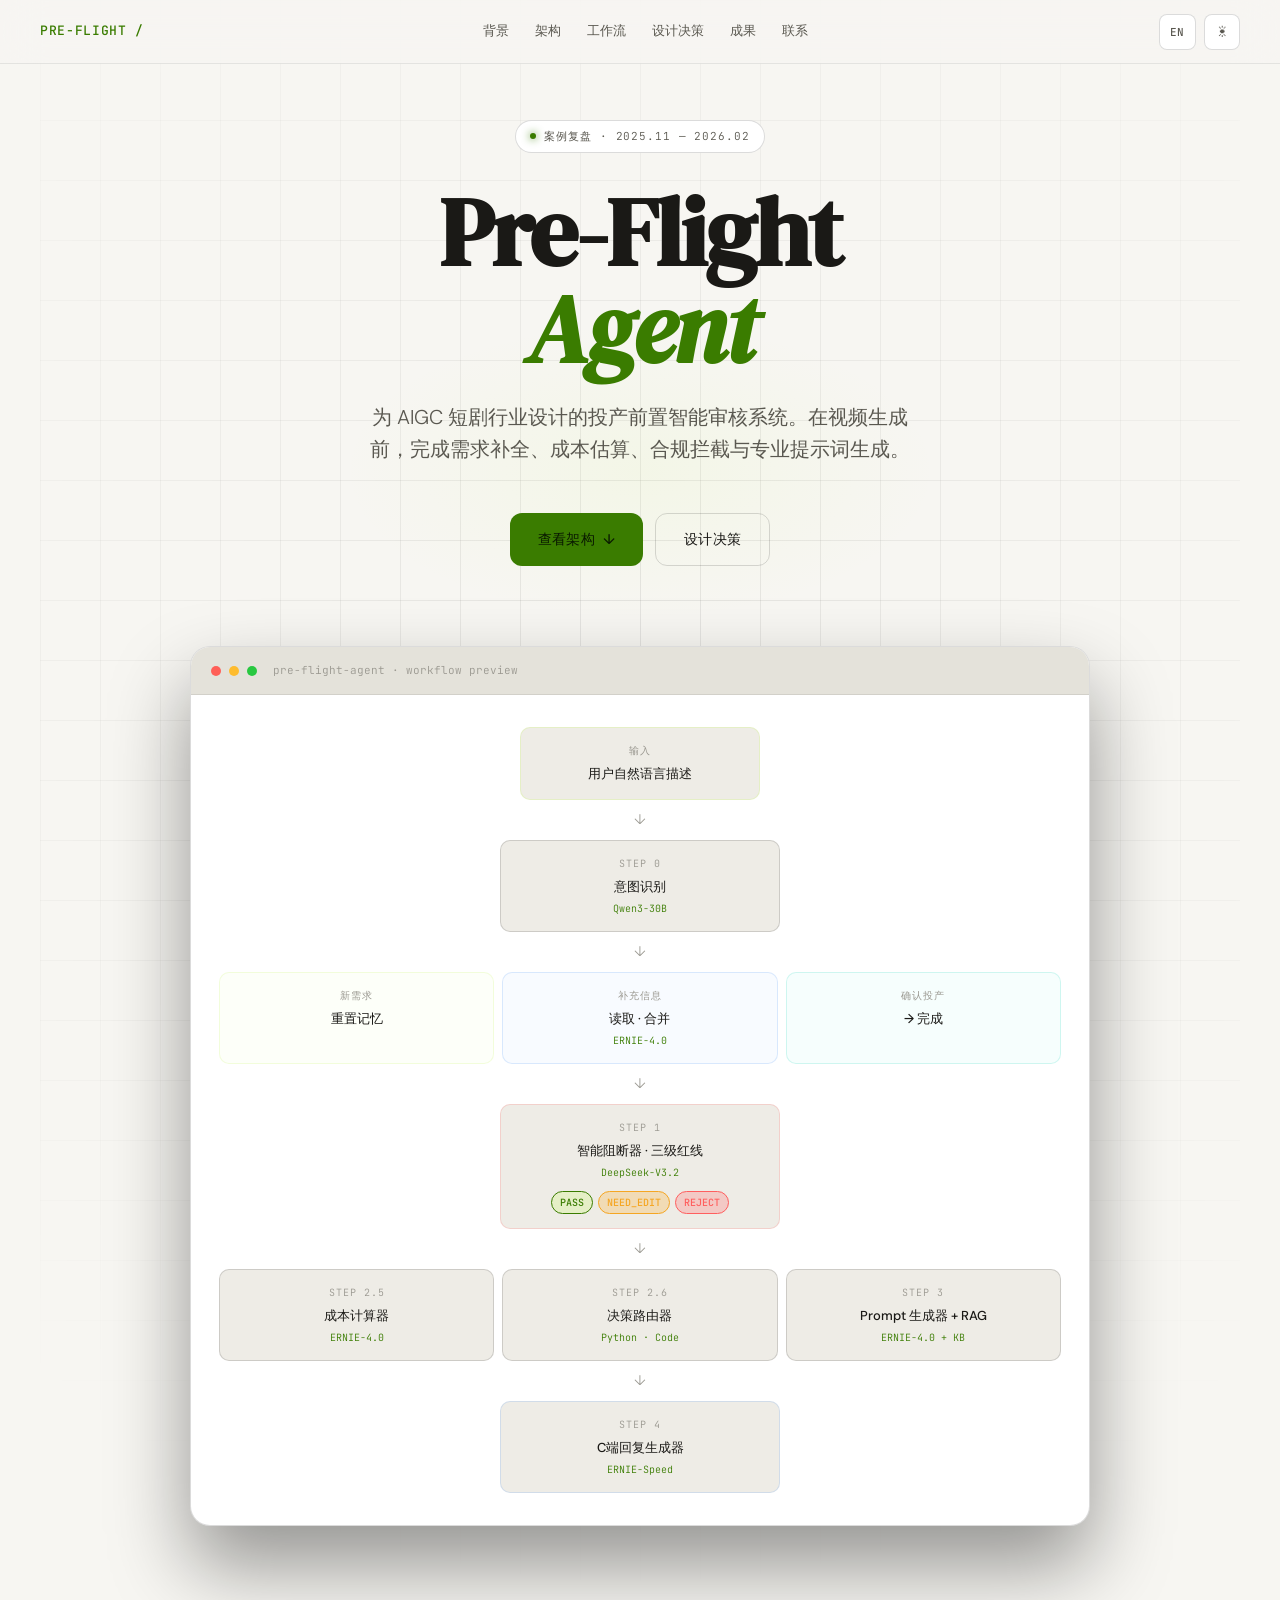
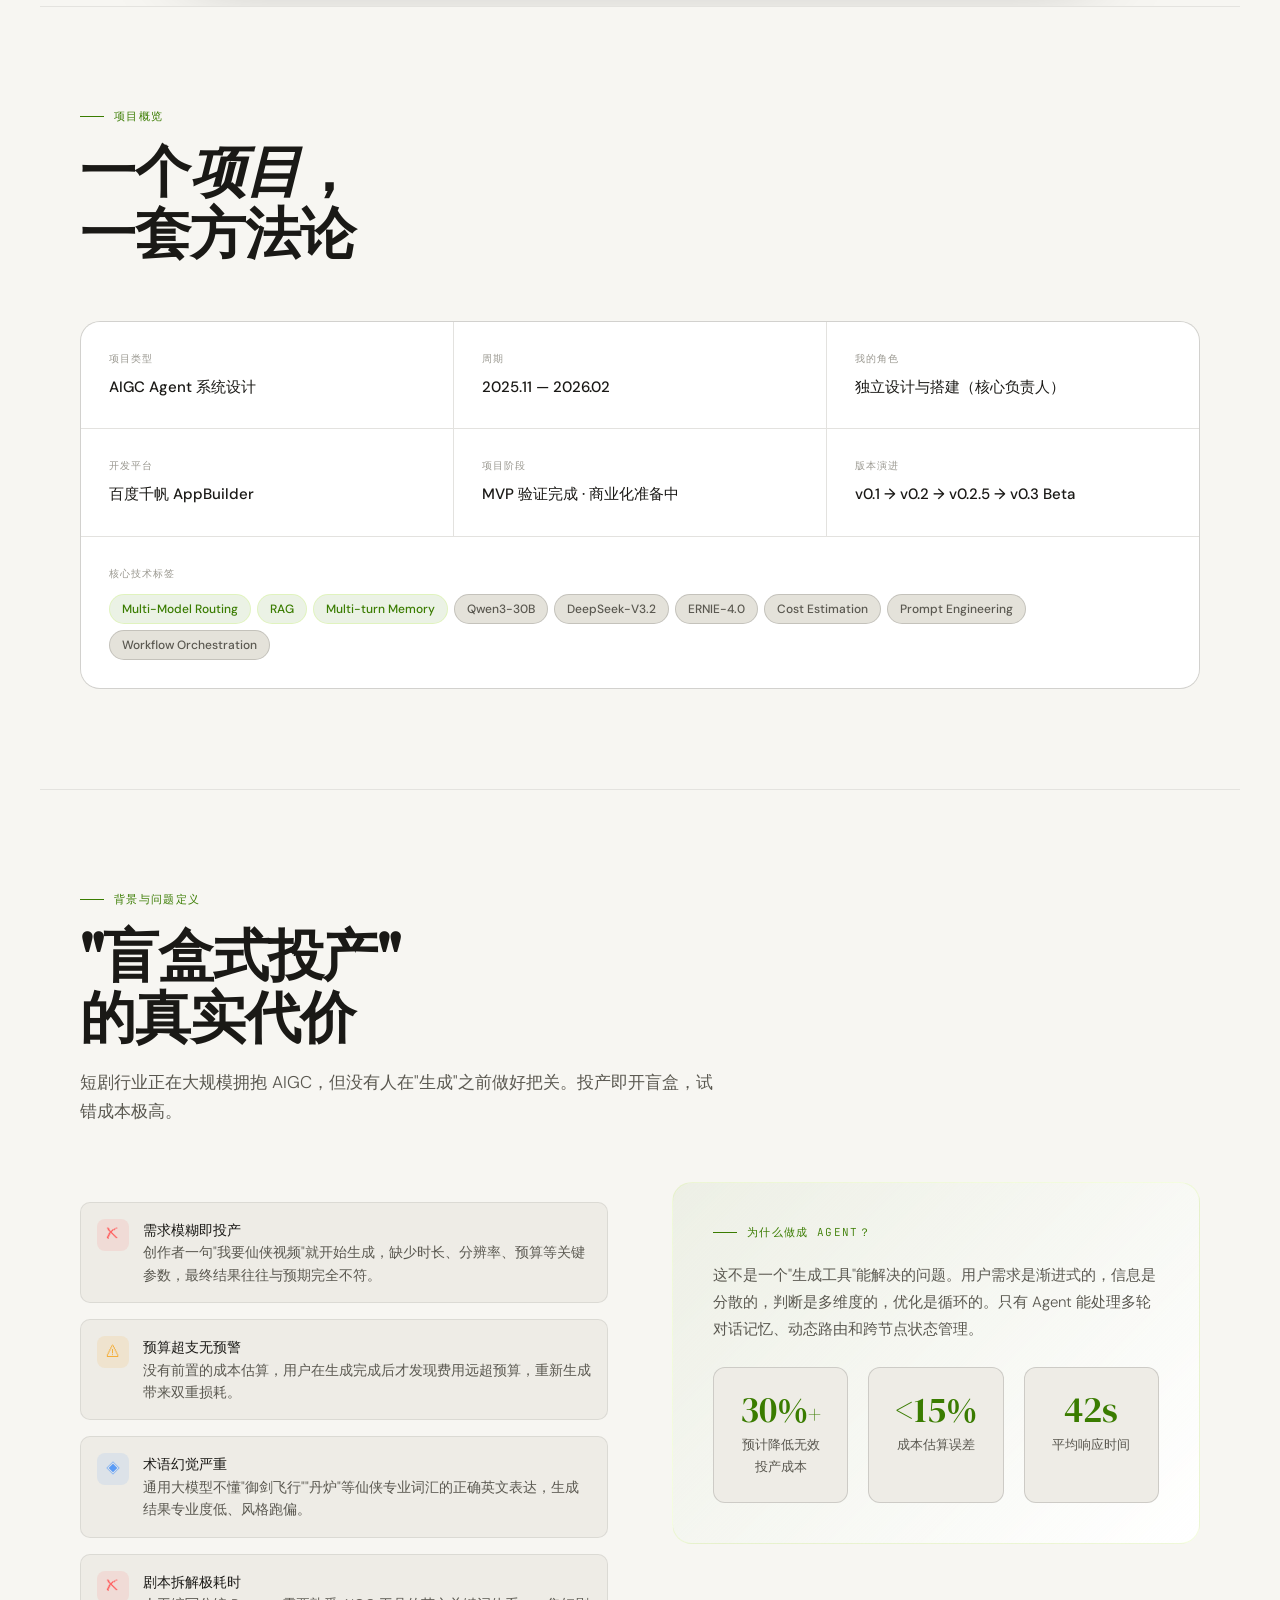
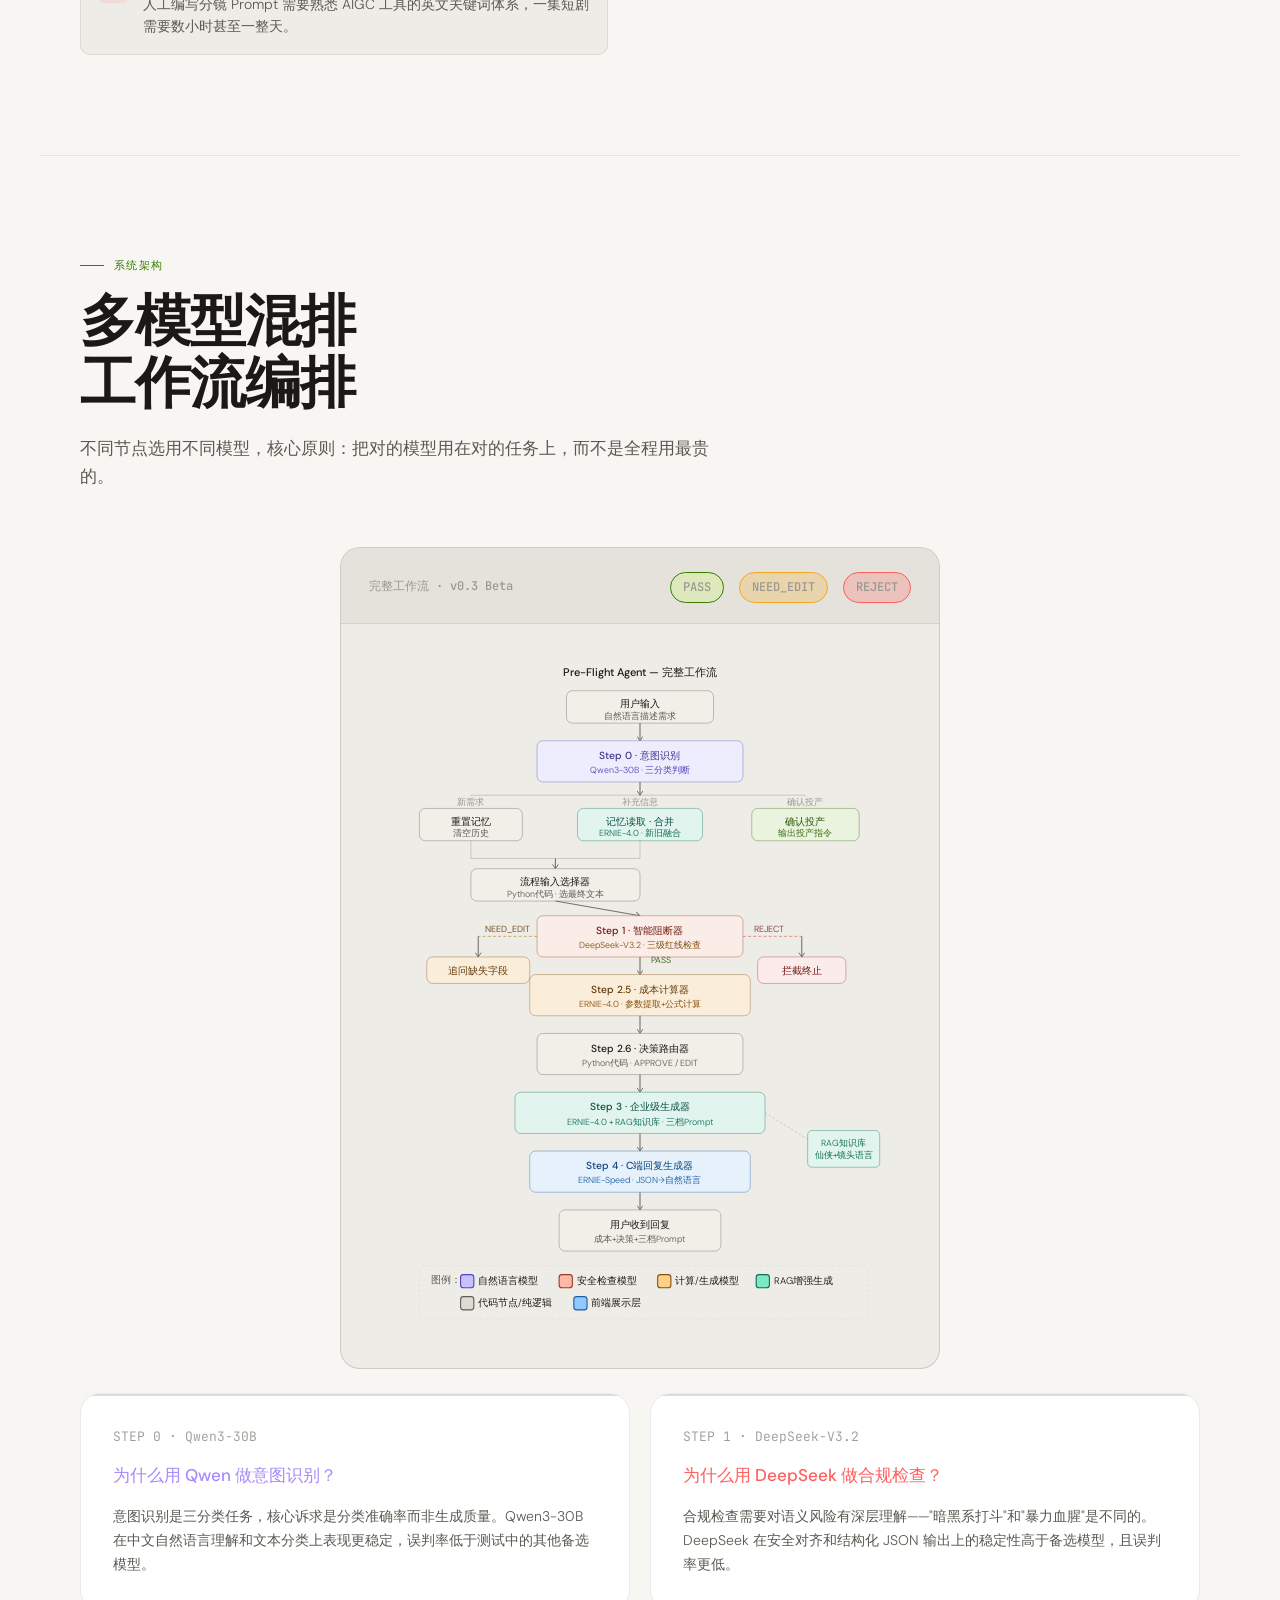
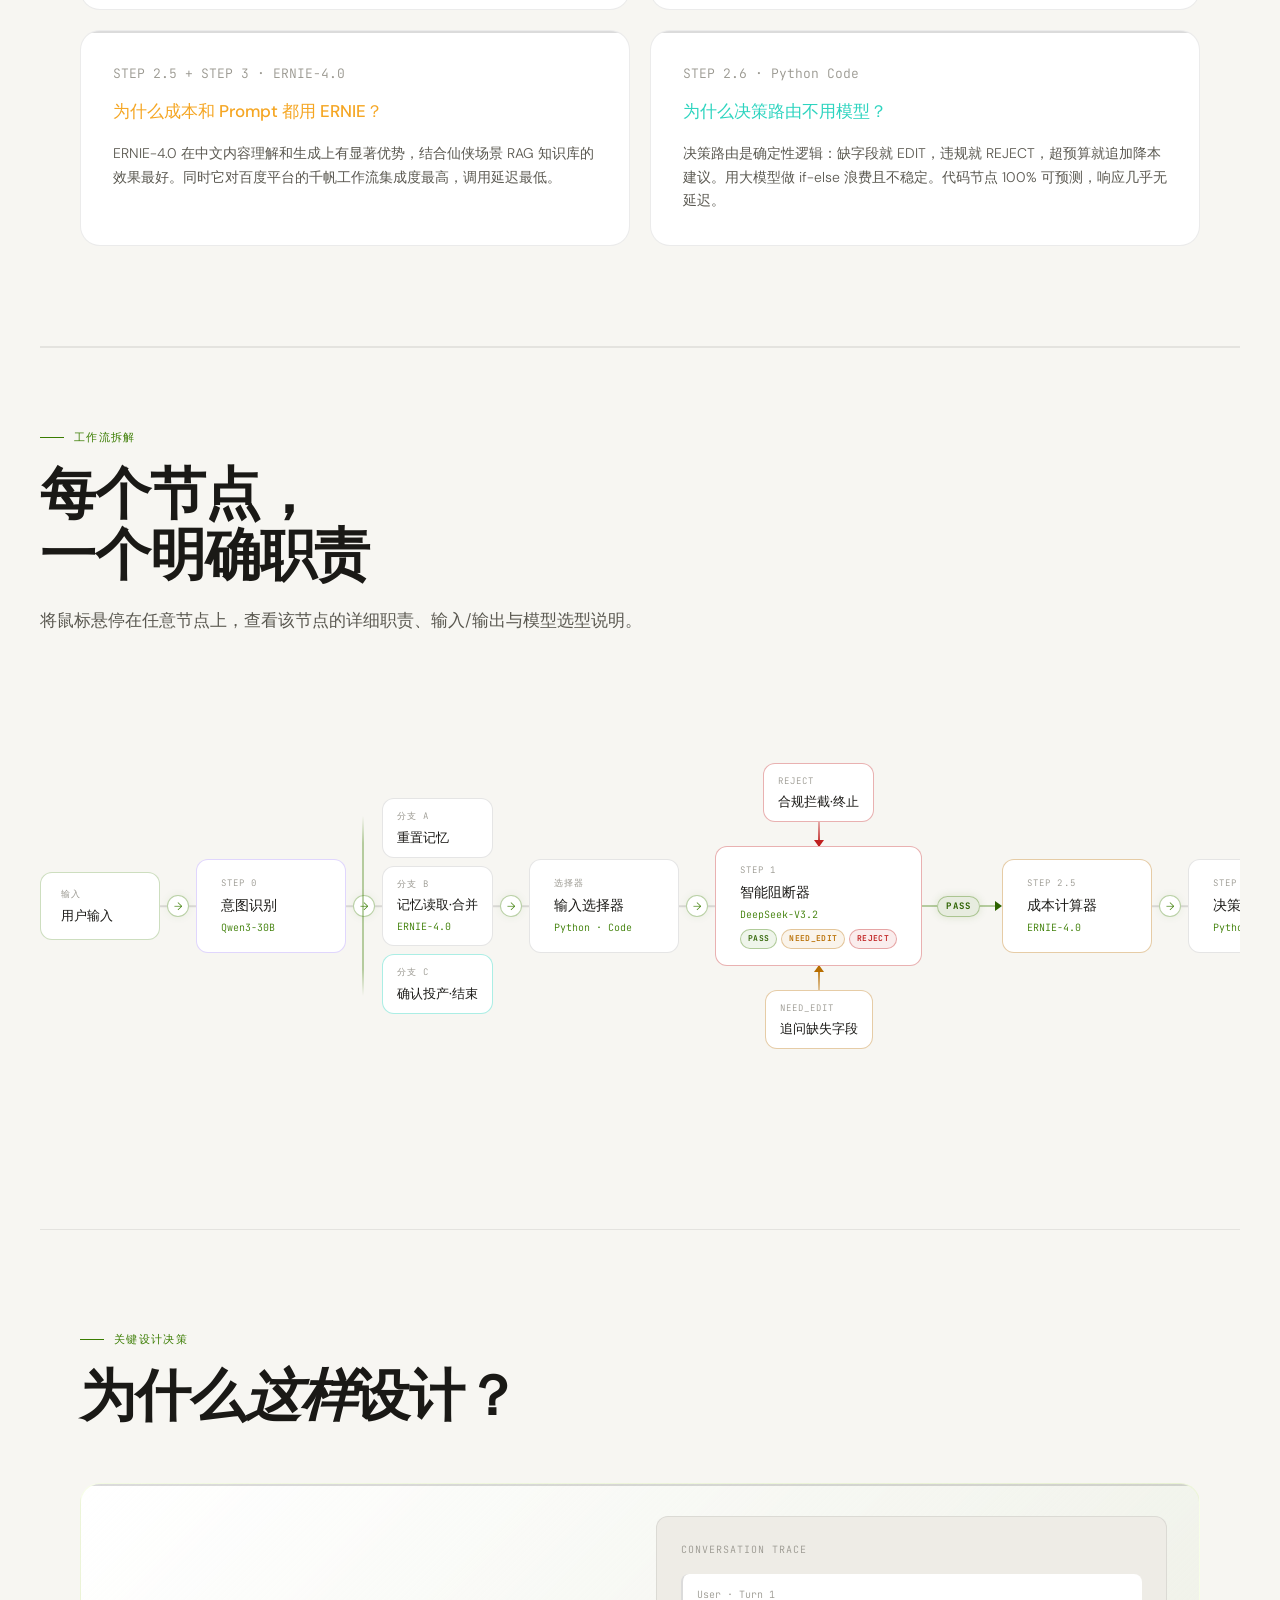
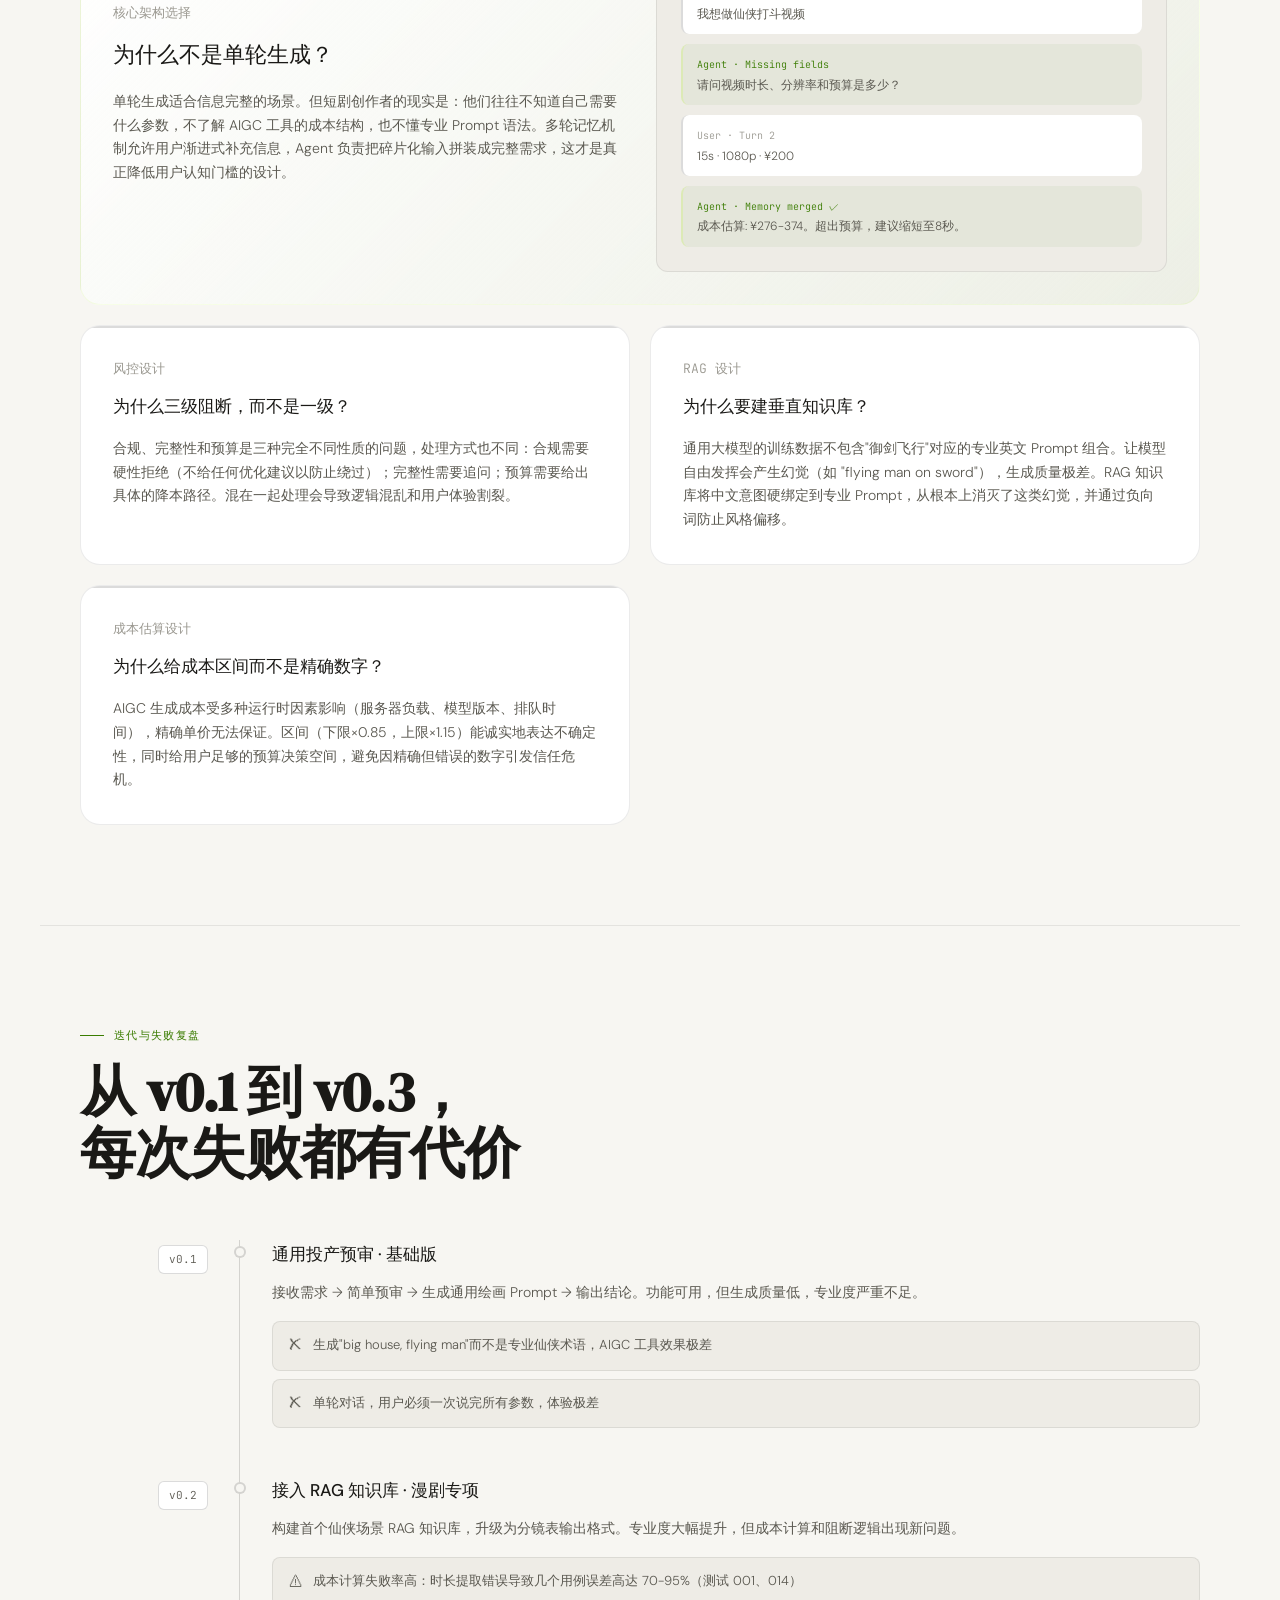
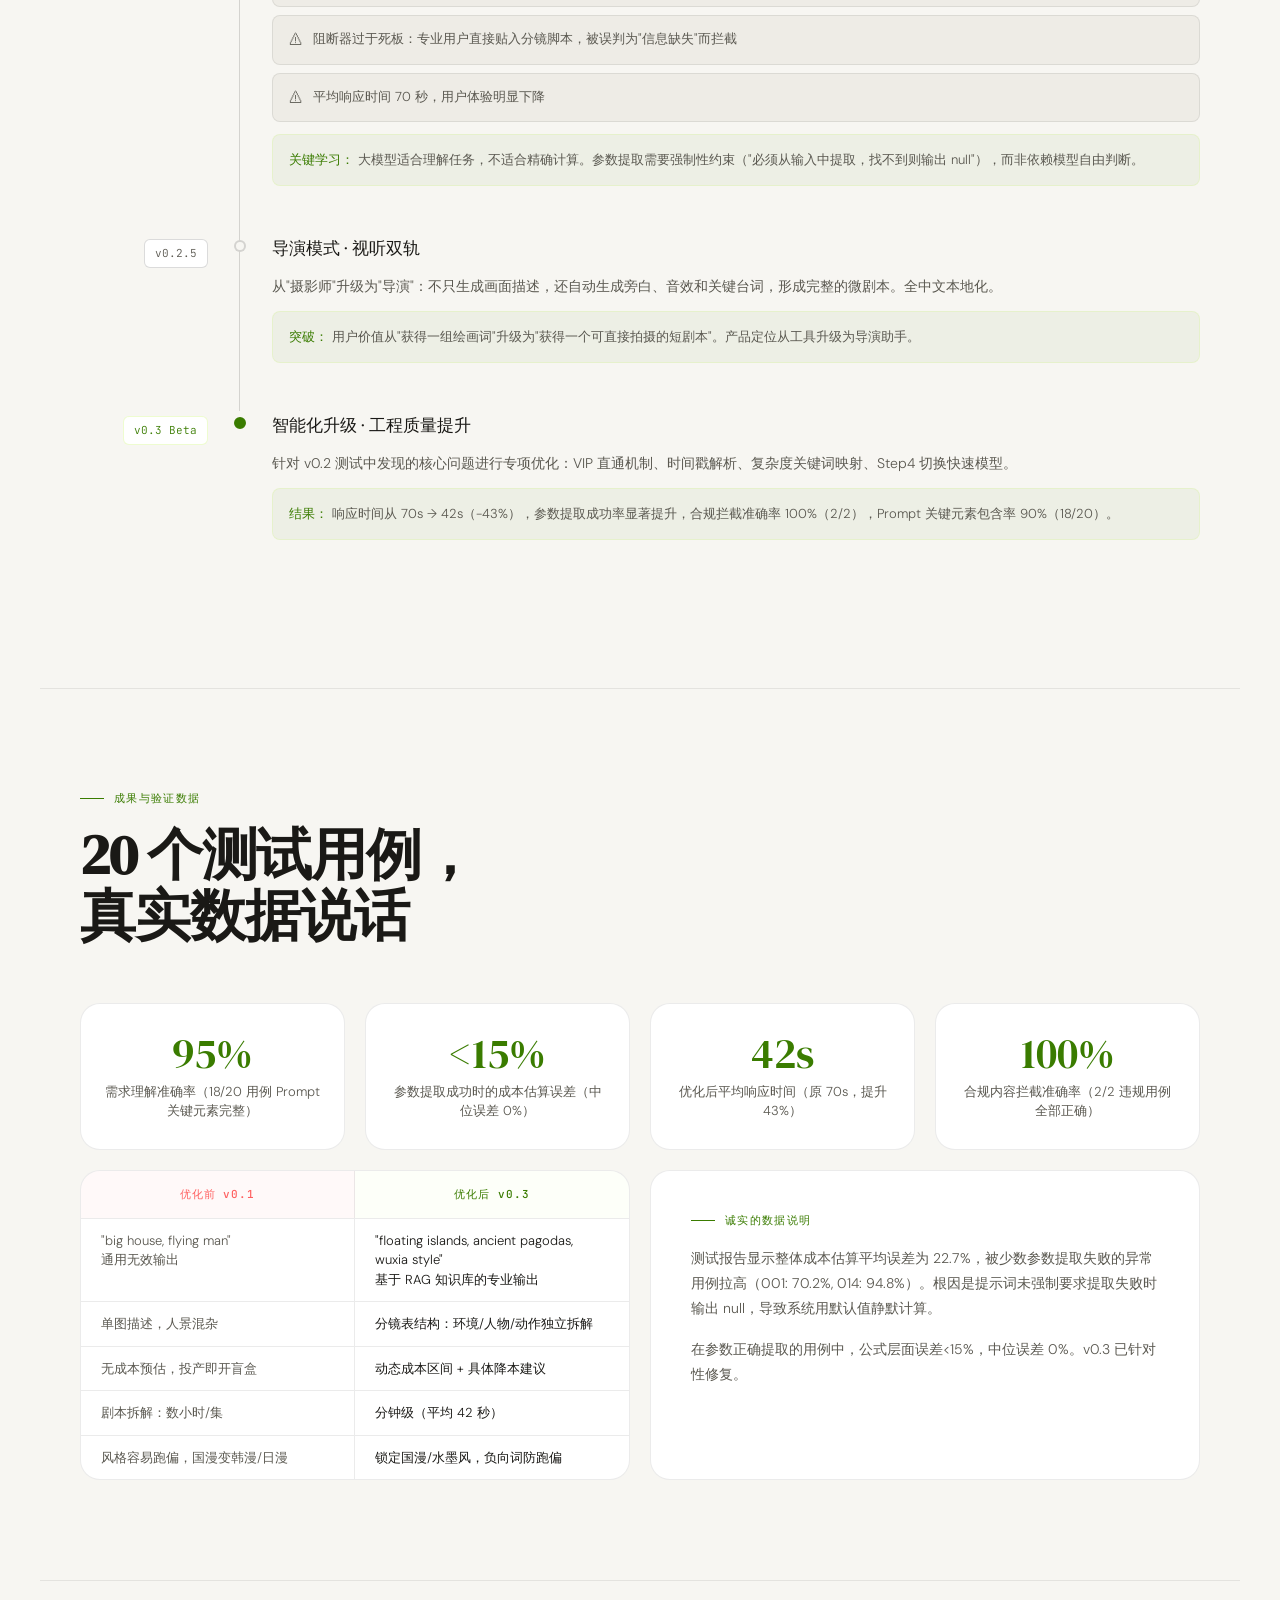
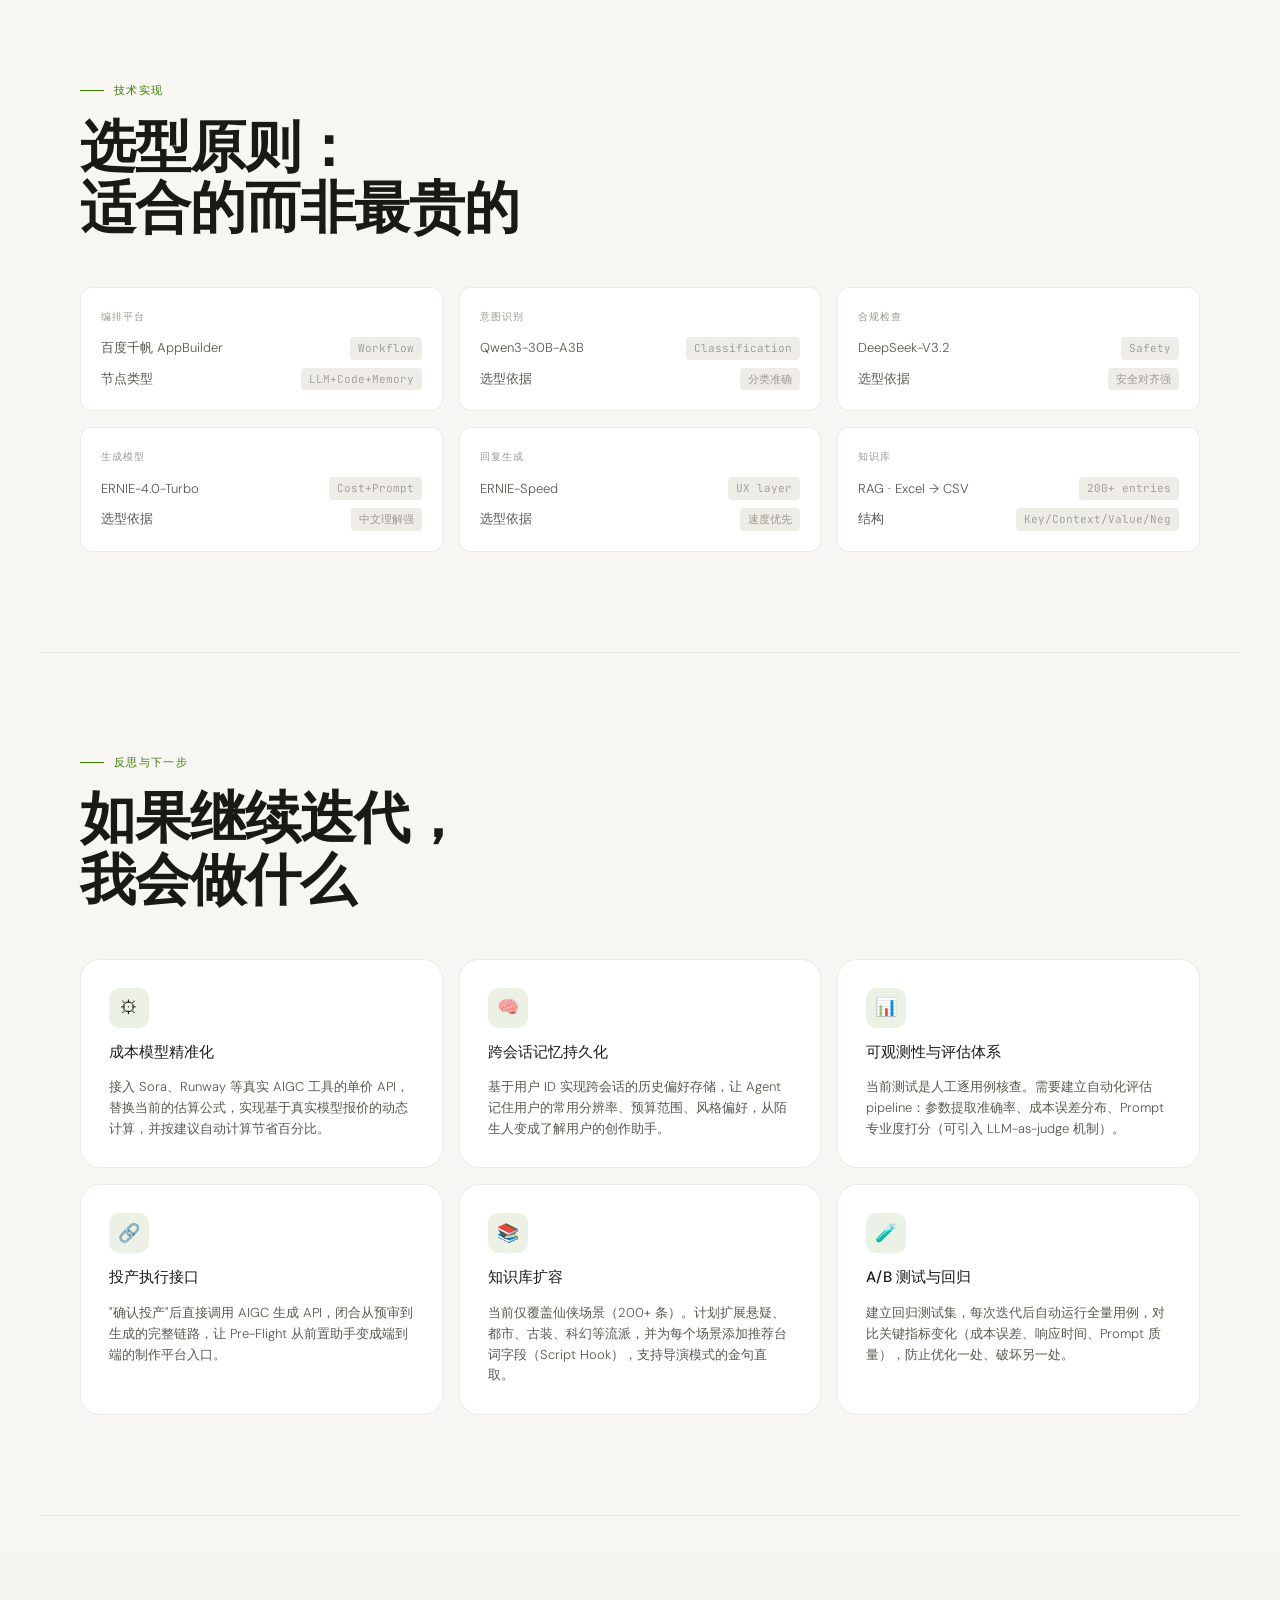
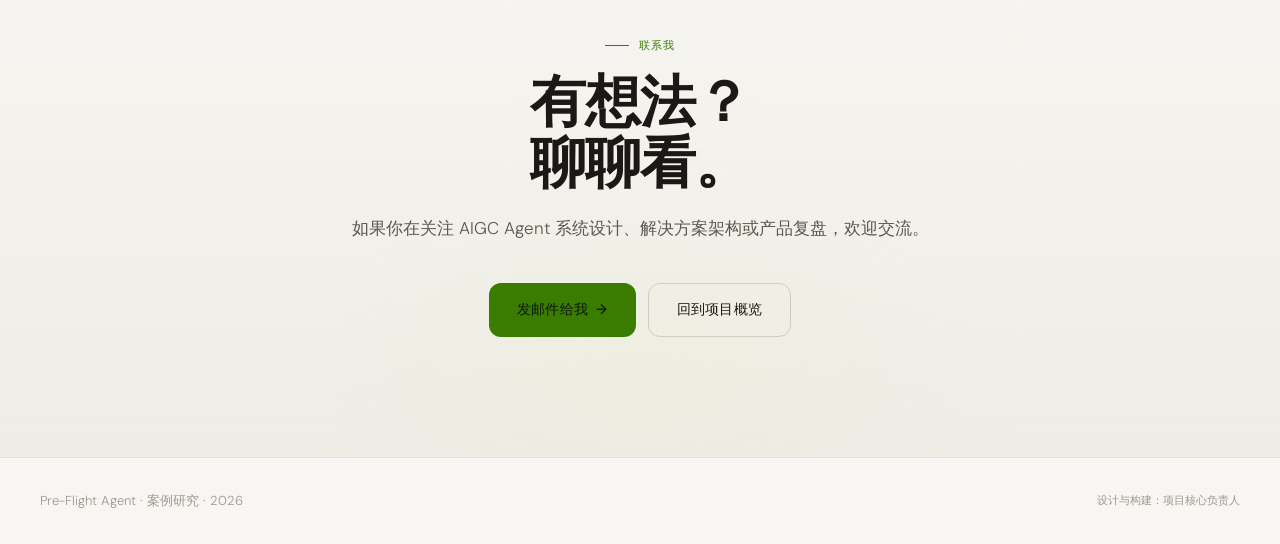
<file: index.html>
<!DOCTYPE html>
<html lang="zh-CN" data-theme="light" data-lang="zh">
<head>
    <meta charset="UTF-8"/>
    <meta name="viewport" content="width=device-width,initial-scale=1"/>
    <title>Pre-Flight Agent — Case Study</title>
    <meta name="description" content="A deep case study on building an AIGC video pre-production Agent for the short drama industry."/>
    <link rel="preconnect" href="https://fonts.googleapis.com"/>
    <link rel="preconnect" href="https://fonts.gstatic.com" crossorigin/>
    <link href="https://fonts.googleapis.com/css2?family=DM+Serif+Display:ital@0;1&family=DM+Sans:ital,opsz,wght@0,9..40,300;0,9..40,400;0,9..40,500;1,9..40,300&family=JetBrains+Mono:wght@400;500&display=swap" rel="stylesheet"/>
    <link rel="stylesheet" href="css/base.css">
    <link rel="stylesheet" href="css/components.css">
    <link rel="stylesheet" href="css/workflow.css">
</head>
<body>

    <!-- NAV -->
    <nav>
      <a class="nav-logo" href="#hero">PRE-FLIGHT /</a>
      <div class="nav-links">
        <a href="#problem"><span class="zh">背景</span><span class="en">Context</span></a>
        <a href="#architecture"><span class="zh">架构</span><span class="en">Architecture</span></a>
        <a href="#workflow"><span class="zh">工作流</span><span class="en">Workflow</span></a>
        <a href="#decisions"><span class="zh">设计决策</span><span class="en">Decisions</span></a>
        <a href="#results"><span class="zh">成果</span><span class="en">Results</span></a>
        <a href="#cta"><span class="zh">联系</span><span class="en">Contact</span></a>
      </div>
      <div class="nav-right">
        <button class="btn-icon lang-btn" onclick="toggleLang()" id="lang-toggle">EN</button>
        <button class="btn-icon" onclick="toggleTheme()" id="theme-toggle" title="Toggle theme">☀</button>
      </div>
    </nav>
    
    <!-- HERO -->
    <section id="hero">
      <div class="hero-grid"></div>
      <div class="hero-glow"></div>
    
      <div class="hero-badge">
        <span class="badge-dot"></span>
        <span class="zh">案例复盘 · 2025.11 — 2026.02</span>
        <span class="en">Case Study · Nov 2025 — Feb 2026</span>
      </div>
    
      <h1 class="hero-title">
        <span class="zh">Pre-Flight<br/><em>Agent</em></span>
        <span class="en">Pre-Flight<br/><em>Agent</em></span>
      </h1>
    
      <p class="hero-sub">
        <span class="zh">为 AIGC 短剧行业设计的投产前置智能审核系统。在视频生成前，完成需求补全、成本估算、合规拦截与专业提示词生成。</span>
        <span class="en">A pre-production intelligence system for the AIGC short drama industry — completing requirement checks, cost estimation, compliance screening, and professional prompt generation before a single frame is rendered.</span>
      </p>
    
      <div class="hero-ctas">
        <a href="#architecture" class="btn-primary">
          <span class="zh">查看架构</span><span class="en">View Architecture</span>
          <span>↓</span>
        </a>
        <a href="#decisions" class="btn-outline">
          <span class="zh">设计决策</span><span class="en">Design Decisions</span>
        </a>
      </div>
    
      <!-- Mini workflow preview -->
      <div class="hero-visual">
        <div class="hero-visual-bar">
          <span class="dot dot-r"></span><span class="dot dot-y"></span><span class="dot dot-g"></span>
          <span style="margin-left:8px;font-family:var(--font-mono);font-size:11px;color:var(--text3)">pre-flight-agent · workflow preview</span>
        </div>
        <div class="hero-flow">
          <!-- Row 1 -->
          <div class="flow-row">
            <div class="flow-node" style="max-width:240px;margin:0 auto;border-color:rgba(200,245,100,0.25)">
              <div class="fn-label"><span class="zh">输入</span><span class="en">Input</span></div>
              <div class="fn-name"><span class="zh">用户自然语言描述</span><span class="en">User natural language input</span></div>
            </div>
          </div>
          <div class="flow-arrow-v">↓</div>
          <!-- Row 2 -->
          <div class="flow-row">
            <div class="flow-node" style="max-width:280px;margin:0 auto">
              <div class="fn-label">Step 0</div>
              <div class="fn-name"><span class="zh">意图识别</span><span class="en">Intent Classification</span></div>
              <div class="fn-model">Qwen3-30B</div>
            </div>
          </div>
          <div class="flow-arrow-v">↓</div>
          <!-- Row 3: Branch -->
          <div class="flow-branch">
            <div class="flow-node branch-type-a">
              <div class="fn-label"><span class="zh">新需求</span><span class="en">New Request</span></div>
              <div class="fn-name"><span class="zh">重置记忆</span><span class="en">Reset Memory</span></div>
            </div>
            <div class="flow-node branch-type-b">
              <div class="fn-label"><span class="zh">补充信息</span><span class="en">Supplement</span></div>
              <div class="fn-name"><span class="zh">读取 · 合并</span><span class="en">Read · Merge</span></div>
              <div class="fn-model">ERNIE-4.0</div>
            </div>
            <div class="flow-node branch-type-c">
              <div class="fn-label"><span class="zh">确认投产</span><span class="en">Confirm</span></div>
              <div class="fn-name"><span class="zh">→ 完成</span><span class="en">→ Done</span></div>
            </div>
          </div>
          <div class="flow-arrow-v">↓</div>
          <!-- Row 4 -->
          <div class="flow-row">
            <div class="flow-node" style="max-width:280px;margin:0 auto;border-color:rgba(255,95,95,0.2)">
              <div class="fn-label">Step 1</div>
              <div class="fn-name"><span class="zh">智能阻断器 · 三级红线</span><span class="en">Smart Interceptor · 3-tier gates</span></div>
              <div class="fn-model">DeepSeek-V3.2</div>
              <div style="display:flex;gap:5px;margin-top:6px;flex-wrap:wrap;justify-content:center">
                <span class="node-badge nb-pass">PASS</span>
                <span class="node-badge nb-edit">NEED_EDIT</span>
                <span class="node-badge nb-reject">REJECT</span>
              </div>
            </div>
          </div>
          <div class="flow-arrow-v">↓</div>
          <!-- Row 5 -->
          <div class="flow-branch">
            <div class="flow-node">
              <div class="fn-label">Step 2.5</div>
              <div class="fn-name"><span class="zh">成本计算器</span><span class="en">Cost Estimator</span></div>
              <div class="fn-model">ERNIE-4.0</div>
            </div>
            <div class="flow-node">
              <div class="fn-label">Step 2.6</div>
              <div class="fn-name"><span class="zh">决策路由器</span><span class="en">Decision Router</span></div>
              <div class="fn-model">Python · Code</div>
            </div>
            <div class="flow-node">
              <div class="fn-label">Step 3</div>
              <div class="fn-name"><span class="zh">Prompt 生成器 + RAG</span><span class="en">Prompt Generator + RAG</span></div>
              <div class="fn-model">ERNIE-4.0 + KB</div>
            </div>
          </div>
          <div class="flow-arrow-v">↓</div>
          <!-- Row 6 -->
          <div class="flow-row">
            <div class="flow-node" style="max-width:280px;margin:0 auto;border-color:rgba(91,156,246,0.2)">
              <div class="fn-label">Step 4</div>
              <div class="fn-name"><span class="zh">C端回复生成器</span><span class="en">User Response Generator</span></div>
              <div class="fn-model">ERNIE-Speed</div>
            </div>
          </div>
        </div>
      </div>
    </section>
    
    <div class="divider"></div>
    
    <!-- SNAPSHOT -->
    <section id="snapshot">
      <div class="section-label"><span class="zh">项目概览</span><span class="en">Project Snapshot</span></div>
      <h2><span class="zh">一个<em>项目</em>，<br/>一套方法论</span><span class="en">One project.<br/>One methodology.</span></h2>
    
      <div class="snapshot-grid reveal">
        <div class="snap-cell">
          <div class="snap-key"><span class="zh">项目类型</span><span class="en">Type</span></div>
          <div class="snap-val"><span class="zh">AIGC Agent 系统设计</span><span class="en">AIGC Agent System Design</span></div>
        </div>
        <div class="snap-cell">
          <div class="snap-key"><span class="zh">周期</span><span class="en">Duration</span></div>
          <div class="snap-val">2025.11 — 2026.02</div>
        </div>
        <div class="snap-cell">
          <div class="snap-key"><span class="zh">我的角色</span><span class="en">My Role</span></div>
          <div class="snap-val"><span class="zh">独立设计与搭建（核心负责人）</span><span class="en">Solo Design & Build (Lead)</span></div>
        </div>
        <div class="snap-cell">
          <div class="snap-key"><span class="zh">开发平台</span><span class="en">Platform</span></div>
          <div class="snap-val"><span class="zh">百度千帆 AppBuilder</span><span class="en">Baidu Qianfan AppBuilder</span></div>
        </div>
        <div class="snap-cell">
          <div class="snap-key"><span class="zh">项目阶段</span><span class="en">Stage</span></div>
          <div class="snap-val"><span class="zh">MVP 验证完成 · 商业化准备中</span><span class="en">MVP Validated · Pre-commercial</span></div>
        </div>
        <div class="snap-cell">
          <div class="snap-key"><span class="zh">版本演进</span><span class="en">Versions</span></div>
          <div class="snap-val">v0.1 → v0.2 → v0.2.5 → v0.3 Beta</div>
        </div>
        <div class="snap-cell" style="grid-column:span 3">
          <div class="snap-key"><span class="zh">核心技术标签</span><span class="en">Tech Tags</span></div>
          <div class="snap-tags">
            <span class="tag tag-accent">Multi-Model Routing</span>
            <span class="tag tag-accent">RAG</span>
            <span class="tag tag-accent">Multi-turn Memory</span>
            <span class="tag">Qwen3-30B</span>
            <span class="tag">DeepSeek-V3.2</span>
            <span class="tag">ERNIE-4.0</span>
            <span class="tag">Cost Estimation</span>
            <span class="tag">Prompt Engineering</span>
            <span class="tag">Workflow Orchestration</span>
          </div>
        </div>
      </div>
    </section>
    
    <div class="divider"></div>
    
    <!-- PROBLEM -->
    <section id="problem">
      <div class="section-label"><span class="zh">背景与问题定义</span><span class="en">Problem Background</span></div>
      <h2><span class="zh">"盲盒式投产"<br/>的真实代价</span><span class="en">The real cost of<br/><em>blind production</em></span></h2>
      <p class="section-desc">
        <span class="zh">短剧行业正在大规模拥抱 AIGC，但没有人在"生成"之前做好把关。投产即开盲盒，试错成本极高。</span>
        <span class="en">The short drama industry is rapidly adopting AIGC, but nobody is gatekeeping before generation. Every production is a blind box — the cost of failure is enormous.</span>
      </p>
    
      <div class="problem-layout reveal">
        <div>
          <ul class="pain-list">
            <li class="pain-item">
              <span class="pain-icon">✗</span>
              <div class="pain-text">
                <strong><span class="zh">需求模糊即投产</span><span class="en">Vague requirements go to production</span></strong><br/>
                <span class="zh">创作者一句"我要仙侠视频"就开始生成，缺少时长、分辨率、预算等关键参数，最终结果往往与预期完全不符。</span>
                <span class="en">Creators submit "I want a xianxia video" and immediately pay for generation, missing duration, resolution, and budget — results never match expectations.</span>
              </div>
            </li>
            <li class="pain-item">
              <span class="pain-icon" style="background:rgba(245,166,35,0.12);color:var(--amber)">⚠</span>
              <div class="pain-text">
                <strong><span class="zh">预算超支无预警</span><span class="en">Budget overruns with zero warning</span></strong><br/>
                <span class="zh">没有前置的成本估算，用户在生成完成后才发现费用远超预算，重新生成带来双重损耗。</span>
                <span class="en">No upfront cost estimation means users discover budget overruns only after generation — paying twice for the same output.</span>
              </div>
            </li>
            <li class="pain-item">
              <span class="pain-icon" style="background:rgba(91,156,246,0.12);color:var(--blue)">◈</span>
              <div class="pain-text">
                <strong><span class="zh">术语幻觉严重</span><span class="en">Severe hallucination on domain terms</span></strong><br/>
                <span class="zh">通用大模型不懂"御剑飞行""丹炉"等仙侠专业词汇的正确英文表达，生成结果专业度低、风格跑偏。</span>
                <span class="en">General LLMs don't know the correct English Prompt equivalents for "immortal sword riding" or "alchemy furnace," producing generic, off-style results.</span>
              </div>
            </li>
            <li class="pain-item">
              <span class="pain-icon">✗</span>
              <div class="pain-text">
                <strong><span class="zh">剧本拆解极耗时</span><span class="en">Script breakdown is painfully slow</span></strong><br/>
                <span class="zh">人工编写分镜 Prompt 需要熟悉 AIGC 工具的英文关键词体系，一集短剧需要数小时甚至一整天。</span>
                <span class="en">Manually writing storyboard prompts requires AIGC keyword expertise — a single episode takes hours to a full day.</span>
              </div>
            </li>
          </ul>
        </div>
    
        <div>
          <div class="problem-card highlight">
            <div class="section-label" style="margin-bottom:20px"><span class="zh">为什么做成 Agent？</span><span class="en">Why an Agent?</span></div>
            <p style="font-size:15px;color:var(--text2);line-height:1.8;margin-bottom:24px">
              <span class="zh">这不是一个"生成工具"能解决的问题。用户需求是渐进式的，信息是分散的，判断是多维度的，优化是循环的。只有 Agent 能处理多轮对话记忆、动态路由和跨节点状态管理。</span>
              <span class="en">This isn't a problem a simple generation tool can solve. User requirements are incremental, information is scattered, judgment is multi-dimensional, and optimization is iterative. Only an Agent can handle multi-turn memory, dynamic routing, and cross-node state management.</span>
            </p>
            <div class="stat-row">
              <div class="stat-box">
                <div class="stat-num">30%<span style="font-size:24px">+</span></div>
                <div class="stat-unit"><span class="zh">预计降低无效投产成本</span><span class="en">Projected waste reduction</span></div>
              </div>
              <div class="stat-box">
                <div class="stat-num">&lt;15%</div>
                <div class="stat-unit"><span class="zh">成本估算误差</span><span class="en">Cost estimation error</span></div>
              </div>
              <div class="stat-box">
                <div class="stat-num">42s</div>
                <div class="stat-unit"><span class="zh">平均响应时间</span><span class="en">Avg response time</span></div>
              </div>
            </div>
          </div>
        </div>
      </div>
    </section>
    
    <div class="divider"></div>
    
    <!-- ARCHITECTURE -->
    <section id="architecture">
      <div class="section-label"><span class="zh">系统架构</span><span class="en">System Architecture</span></div>
      <h2><span class="zh">多模型混排<br/>工作流编排</span><span class="en">Multi-model routing<br/>workflow orchestration</span></h2>
      <p class="section-desc">
        <span class="zh">不同节点选用不同模型，核心原则：把对的模型用在对的任务上，而不是全程用最贵的。</span>
        <span class="en">Different nodes use different models. Core principle: use the right model for the right task — never default to the most expensive one everywhere.</span>
      </p>
    
      <div class="arch-wrap reveal">
        <div class="arch-header">
          <span style="font-size:13px;font-weight:500;color:var(--text);opacity:1">
            <span class="zh">完整工作流 · v0.3 Beta</span><span class="en">Full Workflow · v0.3 Beta</span>
          </span>
          <span>
            <span class="node-badge nb-pass" style="margin-right:8px;font-size:12px;padding:4px 12px">PASS</span>
            <span class="node-badge nb-edit" style="margin-right:8px;font-size:12px;padding:4px 12px">NEED_EDIT</span>
            <span class="node-badge nb-reject" style="font-size:12px;padding:4px 12px">REJECT</span>
          </span>
        </div>
        <div class="arch-body">
            <div class="arch-svg-wrap">
              <svg width="100%" viewBox="0 0 680 920" xmlns="http://www.w3.org/2000/svg">
                <defs>
                  <marker id="arrow" viewBox="0 0 10 10" refX="8" refY="5" markerWidth="6" markerHeight="6" orient="auto-start-reverse">
                    <path d="M2 1L8 5L2 9" fill="none" stroke="context-stroke" stroke-width="1.5" stroke-linecap="round" stroke-linejoin="round"/>
                  </marker>
                  <mask id="imagine-text-gaps-ku5p4v" maskUnits="userSpaceOnUse"><rect x="0" y="0" width="680" height="920" fill="white"/><rect x="229.3736572265625" y="12.888882637023926" width="221.25271606445312" height="22.888898849487305" fill="black" rx="2"/><rect x="308.0060729980469" y="57.263885498046875" width="63.987876892089844" height="21.472230911254883" fill="black" rx="2"/><rect x="288.0030212402344" y="74.44444274902344" width="103.99397277832031" height="19.111119270324707" fill="black" rx="2"/><rect x="282.1998596191406" y="127.26388549804688" width="115.6003189086914" height="21.472230911254883" fill="black" rx="2"/><rect x="268.8706359863281" y="148.44444274902344" width="142.25875854492188" height="19.111119270324707" fill="black" rx="2"/><rect x="88.00021362304688" y="192.19444274902344" width="43.99958419799805" height="19.111119270324707" fill="black" rx="2"/><rect x="312.00152587890625" y="192.19444274902344" width="55.996986389160156" height="19.111119270324707" fill="black" rx="2"/><rect x="537.0015258789062" y="192.19444274902344" width="55.996986389160156" height="19.111119270324707" fill="black" rx="2"/><rect x="78.00607299804688" y="217.26388549804688" width="63.987876892089844" height="21.472230911254883" fill="black" rx="2"/><rect x="82.00151824951172" y="234.4444580078125" width="55.996986389160156" height="19.111119270324707" fill="black" rx="2"/><rect x="289.34222412109375" y="217.26388549804688" width="101.31558990478516" height="21.472230911254883" fill="black" rx="2"/><rect x="279.2226257324219" y="234.4444580078125" width="121.55474853515625" height="19.111119270324707" fill="black" rx="2"/><rect x="533.006103515625" y="217.26388549804688" width="63.987876892089844" height="21.472230911254883" fill="black" rx="2"/><rect x="525.0004272460938" y="234.4444580078125" width="79.9991683959961" height="19.111119270324707" fill="black" rx="2"/><rect x="172.01060485839844" y="299.263916015625" width="105.9787826538086" height="21.472230911254883" fill="black" rx="2"/><rect x="154.78187561035156" y="316.4444580078125" width="140.43626403808594" height="19.111119270324707" fill="black" rx="2"/><rect x="276.7471618652344" y="365.2638854980469" width="126.50570678710938" height="21.472230911254883" fill="black" rx="2"/><rect x="252.58633422851562" y="386.4444580078125" width="174.8273468017578" height="19.111119270324707" fill="black" rx="2"/><rect x="488.2853698730469" y="364.1944274902344" width="53.42927932739258" height="19.111119270324707" fill="black" rx="2"/><rect x="528.0060424804688" y="419.2638854980469" width="63.987876892089844" height="21.472230911254883" fill="black" rx="2"/><rect x="122.75997161865234" y="364.1944274902344" width="74.48007202148438" height="19.111119270324707" fill="black" rx="2"/><rect x="74.00910186767578" y="419.2638854980469" width="91.98181915283203" height="21.472230911254883" fill="black" rx="2"/><rect x="351.0000305175781" y="406.1944580078125" width="36.79819297790527" height="19.111119270324707" fill="black" rx="2"/><rect x="269.5937194824219" y="445.2638854980469" width="140.8125762939453" height="21.472230911254883" fill="black" rx="2"/><rect x="251.38365173339844" y="466.4444580078125" width="177.23272705078125" height="19.111119270324707" fill="black" rx="2"/><rect x="269.5679016113281" y="525.263916015625" width="140.86422729492188" height="21.472230911254883" fill="black" rx="2"/><rect x="253.228271484375" y="546.4444580078125" width="173.54348754882812" height="19.111119270324707" fill="black" rx="2"/><rect x="268.49432373046875" y="605.263916015625" width="143.0113525390625" height="21.472230911254883" fill="black" rx="2"/><rect x="232.94483947753906" y="626.4444580078125" width="214.1103515625" height="19.111119270324707" fill="black" rx="2"/><rect x="582.0029907226562" y="655.4444580078125" width="69.99395751953125" height="19.111119270324707" fill="black" rx="2"/><rect x="573.159912109375" y="672.4444580078125" width="87.68016815185547" height="19.111119270324707" fill="black" rx="2"/><rect x="262.75018310546875" y="685.263916015625" width="154.49964904785156" height="21.472230911254883" fill="black" rx="2"/><rect x="248.70895385742188" y="706.4444580078125" width="182.58212280273438" height="19.111119270324707" fill="black" rx="2"/><rect x="294.00909423828125" y="765.263916015625" width="91.98181915283203" height="21.472230911254883" fill="black" rx="2"/><rect x="271.423583984375" y="786.4444580078125" width="137.15284729003906" height="19.111119270324707" fill="black" rx="2"/><rect x="52" y="844.1945190429688" width="43.99958038330078" height="19.111119270324707" fill="black" rx="2"/><rect x="112" y="846.1944580078125" width="79.99916076660156" height="19.111119270324707" fill="black" rx="2"/><rect x="226" y="846.1944580078125" width="79.99918365478516" height="19.111119270324707" fill="black" rx="2"/><rect x="340" y="846.1944580078125" width="84.02043914794922" height="19.111119270324707" fill="black" rx="2"/><rect x="456" y="846.1944580078125" width="81.99876403808594" height="19.111119270324707" fill="black" rx="2"/><rect x="112" y="870.1944580078125" width="96.01783752441406" height="19.111119270324707" fill="black" rx="2"/><rect x="250.00001525878906" y="870.1944580078125" width="68.00177001953125" height="19.111119270324707" fill="black" rx="2"/></mask>
                
                  <style>
                    /* ── 字体基础 ── */
                    .svg-font { font-family: 'DM Sans', -apple-system, 'Segoe UI', sans-serif; }
                
                    /* ── 文字颜色 ── */
                    .t-title   { fill: #1a1916; }
                    .t-sub     { fill: #5a5850; }
                    .t-muted   { fill: #9a9890; }
                    .t-purple  { fill: #3c3489; }
                    .t-purple2 { fill: #5344b7; }
                    .t-green   { fill: #085041; }
                    .t-green2  { fill: #0f6e56; }
                    .t-green3  { fill: #275a0a; }
                    .t-green4  { fill: #3b6d11; }
                    .t-orange  { fill: #633808; }
                    .t-orange2 { fill: #854f0b; }
                    .t-red     { fill: #711b13; }
                    .t-red2    { fill: #7f2c28; }
                    .t-blue    { fill: #0c447c; }
                    .t-blue2   { fill: #185fa5; }
                
                    /* ── 矩形填充/描边 ── */
                    .r-neutral  { fill: #f1efe8; stroke: #5f5e5a; stroke-width: 0.5; }
                    .r-purple   { fill: #eeedfe; stroke: #534ab7; stroke-width: 0.5; }
                    .r-green-b  { fill: #e1f5ee; stroke: #0f6e56; stroke-width: 0.5; }
                    .r-green-c  { fill: #eaf3de; stroke: #3b6d11; stroke-width: 0.5; }
                    .r-orange   { fill: #faeeda; stroke: #854f0b; stroke-width: 0.5; }
                    .r-red-main { fill: #faece7; stroke: #993c1d; stroke-width: 0.5; }
                    .r-red-out  { fill: #fcebeb; stroke: #a32d2d; stroke-width: 0.5; }
                    .r-blue     { fill: #e6f1fb; stroke: #185fa5; stroke-width: 0.5; }
                    .r-legend   { fill: none; stroke: rgba(31,30,29,0.15); stroke-width: 0.5; stroke-dasharray: 4 3; }
                
                    /* ── 连线 ── */
                    .l-main    { fill: none; stroke: rgb(115,114,108); stroke-width: 1.5; }
                    .l-thin    { fill: none; stroke: rgba(31,30,29,0.3); stroke-width: 0.8; }
                    .l-reject  { fill: none; stroke: #E24B4A; stroke-width: 0.8; stroke-dasharray: 4 3; }
                    .l-edit    { fill: none; stroke: #BA7517; stroke-width: 0.8; stroke-dasharray: 4 3; }
                
                    /* ── 暗黑模式覆盖 ── */
                    [data-theme="dark"] .t-title   { fill: #ffffff; }
                    [data-theme="dark"] .t-sub     { fill: #d0cec8; }
                    [data-theme="dark"] .t-purple  { fill: #c8c0ff; }
                    [data-theme="dark"] .t-purple2 { fill: #b0a8ff; }
                    [data-theme="dark"] .t-green   { fill: #7fffd4; }
                    [data-theme="dark"] .t-green2  { fill: #5ee8b8; }
                    [data-theme="dark"] .t-green3  { fill: #c8f564; }
                    [data-theme="dark"] .t-green4  { fill: #a8d84a; }
                    [data-theme="dark"] .t-orange  { fill: #ffe0a0; }
                    [data-theme="dark"] .t-orange2 { fill: #ffb84d; }
                    [data-theme="dark"] .t-red     { fill: #ffc0b8; }
                    [data-theme="dark"] .t-red2    { fill: #ff9090; }
                    [data-theme="dark"] .t-blue    { fill: #a8d8ff; }
                    [data-theme="dark"] .t-blue2   { fill: #70b8ff; }
                
                    [data-theme="dark"] .r-neutral  { fill: #26262e; stroke: #636059; stroke-width: 0.8; }
                    [data-theme="dark"] .r-purple   { fill: #2a2450; stroke: #7b6ef0; stroke-width: 0.8; }
                    [data-theme="dark"] .r-green-b  { fill: #0d2e26; stroke: #2dd4a8; stroke-width: 0.8; }
                    [data-theme="dark"] .r-green-c  { fill: #1a2e0a; stroke: #6aaa30; stroke-width: 0.8; }
                    [data-theme="dark"] .r-orange   { fill: #2e1e04; stroke: #c87e1a; stroke-width: 0.8; }
                    [data-theme="dark"] .r-red-main { fill: #2e0e08; stroke: #cc4a30; stroke-width: 0.8; }
                    [data-theme="dark"] .r-red-out  { fill: #2e0808; stroke: #cc3030; stroke-width: 0.8; }
                    [data-theme="dark"] .r-blue     { fill: #0a1e38; stroke: #3a78c4; stroke-width: 0.8; }
                    [data-theme="dark"] .r-legend   { fill: none; stroke: rgba(255,255,255,0.15); stroke-width: 0.5; stroke-dasharray: 4 3; }
                
                    [data-theme="dark"] .l-main    { stroke: #a09e97; }
                    [data-theme="dark"] .l-thin    { stroke: rgba(255,255,255,0.15); }
                    [data-theme="dark"] .l-reject  { stroke: #ff6b6b; }
                    [data-theme="dark"] .l-edit    { stroke: #f5a623; }
                  </style>
                </defs>
                
                <!-- Title -->
                <text x="340" y="30" text-anchor="middle" class="svg-font t-title" style="font-size:15px;font-weight:500">Pre-Flight Agent — 完整工作流</text>
                
                <!-- ───── 用户输入 ───── -->
                <g>
                  <rect x="240" y="50" width="200" height="44" rx="8" class="r-neutral"/>
                  <text x="340" y="68" text-anchor="middle" dominant-baseline="central" class="svg-font t-title" style="font-size:14px;font-weight:500">用户输入</text>
                  <text x="340" y="84" text-anchor="middle" dominant-baseline="central" class="svg-font t-sub" style="font-size:12px">自然语言描述需求</text>
                </g>
                
                <line x1="340" y1="94" x2="340" y2="118" marker-end="url(#arrow)" class="l-main"/>
                
                <!-- ───── Step0 意图识别 ───── -->
                <g>
                  <rect x="200" y="118" width="280" height="56" rx="8" class="r-purple"/>
                  <text x="340" y="138" text-anchor="middle" dominant-baseline="central" class="svg-font t-purple" style="font-size:14px;font-weight:500">Step 0 · 意图识别</text>
                  <text x="340" y="158" text-anchor="middle" dominant-baseline="central" class="svg-font t-purple2" style="font-size:12px">Qwen3-30B · 三分类判断</text>
                </g>
                
                <line x1="340" y1="174" x2="340" y2="192" marker-end="url(#arrow)" class="l-main"/>
                
                <!-- 分支标签行 -->
                <text x="110" y="206" text-anchor="middle" class="svg-font t-muted" style="font-size:12px">新需求</text>
                <text x="340" y="206" text-anchor="middle" class="svg-font t-muted" style="font-size:12px">补充信息</text>
                <text x="565" y="206" text-anchor="middle" class="svg-font t-muted" style="font-size:12px">确认投产</text>
                
                <!-- 横线分叉 -->
                <line x1="110" y1="192" x2="565" y2="192" class="l-thin"/>
                <line x1="110" y1="192" x2="110" y2="210" marker-end="url(#arrow)" mask="url(#imagine-text-gaps-ku5p4v)" class="l-main"/>
                <line x1="340" y1="192" x2="340" y2="210" marker-end="url(#arrow)" mask="url(#imagine-text-gaps-ku5p4v)" class="l-main"/>
                <line x1="565" y1="192" x2="565" y2="210" marker-end="url(#arrow)" mask="url(#imagine-text-gaps-ku5p4v)" class="l-main"/>
                
                <!-- ─── 分支A: 新需求 → 重置记忆 ─── -->
                <g>
                  <rect x="40" y="210" width="140" height="44" rx="8" class="r-neutral"/>
                  <text x="110" y="228" text-anchor="middle" dominant-baseline="central" class="svg-font t-title" style="font-size:14px;font-weight:500">重置记忆</text>
                  <text x="110" y="244" text-anchor="middle" dominant-baseline="central" class="svg-font t-sub" style="font-size:12px">清空历史</text>
                </g>
                
                <!-- ─── 分支B: 补充信息 → 读取+合并 ─── -->
                <g>
                  <rect x="255" y="210" width="170" height="44" rx="8" class="r-green-b"/>
                  <text x="340" y="228" text-anchor="middle" dominant-baseline="central" class="svg-font t-green" style="font-size:14px;font-weight:500">记忆读取 · 合并</text>
                  <text x="340" y="244" text-anchor="middle" dominant-baseline="central" class="svg-font t-green2" style="font-size:12px">ERNIE-4.0 · 新旧融合</text>
                </g>
                
                <!-- ─── 分支C: 确认投产 → 结束 ─── -->
                <g>
                  <rect x="492" y="210" width="146" height="44" rx="8" class="r-green-c"/>
                  <text x="565" y="228" text-anchor="middle" dominant-baseline="central" class="svg-font t-green3" style="font-size:14px;font-weight:500">确认投产</text>
                  <text x="565" y="244" text-anchor="middle" dominant-baseline="central" class="svg-font t-green4" style="font-size:12px">输出投产指令</text>
                </g>
                
                <!-- A和B汇合向下 -->
                <line x1="110" y1="254" x2="110" y2="278" class="l-thin"/>
                <line x1="340" y1="254" x2="340" y2="278" class="l-thin"/>
                <line x1="110" y1="278" x2="340" y2="278" class="l-thin"/>
                <line x1="225" y1="278" x2="225" y2="292" marker-end="url(#arrow)" class="l-main"/>
                
                <!-- ───── 流程输入选择器 ───── -->
                <g>
                  <rect x="110" y="292" width="230" height="44" rx="8" class="r-neutral"/>
                  <text x="225" y="310" text-anchor="middle" dominant-baseline="central" class="svg-font t-title" style="font-size:14px;font-weight:500">流程输入选择器</text>
                  <text x="225" y="326" text-anchor="middle" dominant-baseline="central" class="svg-font t-sub" style="font-size:12px">Python代码 · 选最终文本</text>
                </g>
                
                <line x1="225" y1="336" x2="340" y2="356" marker-end="url(#arrow)" class="l-main"/>
                
                <!-- ───── Step1 智能阻断器 ───── -->
                <g>
                  <rect x="200" y="356" width="280" height="56" rx="8" class="r-red-main"/>
                  <text x="340" y="376" text-anchor="middle" dominant-baseline="central" class="svg-font t-red" style="font-size:14px;font-weight:500">Step 1 · 智能阻断器</text>
                  <text x="340" y="396" text-anchor="middle" dominant-baseline="central" class="svg-font t-orange2" style="font-size:12px">DeepSeek-V3.2 · 三级红线检查</text>
                </g>
                
                <!-- REJECT分支 -->
                <line x1="480" y1="384" x2="560" y2="384" class="l-reject"/>
                <line x1="560" y1="384" x2="560" y2="412" marker-end="url(#arrow)" class="l-main"/>
                <text x="515" y="378" text-anchor="middle" class="svg-font t-red2" style="font-size:12px">REJECT</text>
                <g>
                  <rect x="500" y="412" width="120" height="36" rx="8" class="r-red-out"/>
                  <text x="560" y="430" text-anchor="middle" dominant-baseline="central" class="svg-font t-red" style="font-size:14px;font-weight:500">拦截终止</text>
                </g>
                
                <!-- NEED_EDIT分支 -->
                <line x1="200" y1="384" x2="120" y2="384" class="l-edit"/>
                <line x1="120" y1="384" x2="120" y2="412" marker-end="url(#arrow)" class="l-main"/>
                <text x="160" y="378" text-anchor="middle" class="svg-font t-orange" style="font-size:12px">NEED_EDIT</text>
                <g>
                  <rect x="50" y="412" width="140" height="36" rx="8" class="r-orange"/>
                  <text x="120" y="430" text-anchor="middle" dominant-baseline="central" class="svg-font t-orange" style="font-size:14px;font-weight:500">追问缺失字段</text>
                </g>
                
                <!-- PASS向下 -->
                <text x="355" y="420" class="svg-font t-green3" style="font-size:12px">PASS</text>
                <line x1="340" y1="412" x2="340" y2="436" marker-end="url(#arrow)" class="l-main"/>
                
                <!-- ───── Step2.5 成本计算器 ───── -->
                <g>
                  <rect x="190" y="436" width="300" height="56" rx="8" class="r-orange"/>
                  <text x="340" y="456" text-anchor="middle" dominant-baseline="central" class="svg-font t-orange" style="font-size:14px;font-weight:500">Step 2.5 · 成本计算器</text>
                  <text x="340" y="476" text-anchor="middle" dominant-baseline="central" class="svg-font t-orange2" style="font-size:12px">ERNIE-4.0 · 参数提取+公式计算</text>
                </g>
                
                <line x1="340" y1="492" x2="340" y2="516" marker-end="url(#arrow)" class="l-main"/>
                
                <!-- ───── Step2.6 决策路由器 ───── -->
                <g>
                  <rect x="200" y="516" width="280" height="56" rx="8" class="r-neutral"/>
                  <text x="340" y="536" text-anchor="middle" dominant-baseline="central" class="svg-font t-title" style="font-size:14px;font-weight:500">Step 2.6 · 决策路由器</text>
                  <text x="340" y="556" text-anchor="middle" dominant-baseline="central" class="svg-font t-sub" style="font-size:12px">Python代码 · APPROVE / EDIT</text>
                </g>
                
                <line x1="340" y1="572" x2="340" y2="596" marker-end="url(#arrow)" class="l-main"/>
                
                <!-- ───── Step3 企业级生成器 ───── -->
                <g>
                  <rect x="170" y="596" width="340" height="56" rx="8" class="r-green-b"/>
                  <text x="340" y="616" text-anchor="middle" dominant-baseline="central" class="svg-font t-green" style="font-size:14px;font-weight:500">Step 3 · 企业级生成器</text>
                  <text x="340" y="636" text-anchor="middle" dominant-baseline="central" class="svg-font t-green2" style="font-size:12px">ERNIE-4.0 + RAG知识库 · 三档Prompt</text>
                </g>
                
                <!-- RAG知识库标注 -->
                <line x1="510" y1="624" x2="568" y2="660" class="l-thin" style="stroke-dasharray:3 3"/>
                <g>
                  <rect x="568" y="648" width="98" height="50" rx="6" class="r-green-b"/>
                  <text x="617" y="665" text-anchor="middle" dominant-baseline="central" class="svg-font t-green2" style="font-size:12px">RAG知识库</text>
                  <text x="617" y="682" text-anchor="middle" dominant-baseline="central" class="svg-font t-green2" style="font-size:12px">仙侠+镜头语言</text>
                </g>
                
                <line x1="340" y1="652" x2="340" y2="676" marker-end="url(#arrow)" class="l-main"/>
                
                <!-- ───── Step4 C端回复生成器 ───── -->
                <g>
                  <rect x="190" y="676" width="300" height="56" rx="8" class="r-blue"/>
                  <text x="340" y="696" text-anchor="middle" dominant-baseline="central" class="svg-font t-blue" style="font-size:14px;font-weight:500">Step 4 · C端回复生成器</text>
                  <text x="340" y="716" text-anchor="middle" dominant-baseline="central" class="svg-font t-blue2" style="font-size:12px">ERNIE-Speed · JSON→自然语言</text>
                </g>
                
                <line x1="340" y1="732" x2="340" y2="756" marker-end="url(#arrow)" class="l-main"/>
                
                <!-- ───── 用户输出 ───── -->
                <g>
                  <rect x="230" y="756" width="220" height="56" rx="8" class="r-neutral"/>
                  <text x="340" y="776" text-anchor="middle" dominant-baseline="central" class="svg-font t-title" style="font-size:14px;font-weight:500">用户收到回复</text>
                  <text x="340" y="796" text-anchor="middle" dominant-baseline="central" class="svg-font t-sub" style="font-size:12px">成本+决策+三档Prompt</text>
                </g>
                
                <!-- 图例 -->
                <rect x="40" y="832" width="610" height="72" rx="8" class="r-legend"/>
                <text x="56" y="856" class="svg-font t-sub" style="font-size:13px;font-weight:500">图例：</text>

                <rect x="96" y="844" width="18" height="18" rx="4" style="fill:#c7c2ff;stroke:#5344b7;stroke-width:1.5"/>
                <text x="120" y="857" class="svg-font t-title" style="font-size:13px">自然语言模型</text>

                <rect x="230" y="844" width="18" height="18" rx="4" style="fill:#ffb8a8;stroke:#993c1d;stroke-width:1.5"/>
                <text x="254" y="857" class="svg-font t-title" style="font-size:13px">安全检查模型</text>

                <rect x="364" y="844" width="18" height="18" rx="4" style="fill:#ffd08a;stroke:#854f0b;stroke-width:1.5"/>
                <text x="388" y="857" class="svg-font t-title" style="font-size:13px">计算/生成模型</text>

                <rect x="498" y="844" width="18" height="18" rx="4" style="fill:#7de8c8;stroke:#0f6e56;stroke-width:1.5"/>
                <text x="522" y="857" class="svg-font t-title" style="font-size:13px">RAG增强生成</text>

                <rect x="96" y="874" width="18" height="18" rx="4" style="fill:#dddbd2;stroke:#5f5e5a;stroke-width:1.5"/>
                <text x="120" y="887" class="svg-font t-title" style="font-size:13px">代码节点/纯逻辑</text>

                <rect x="250" y="874" width="18" height="18" rx="4" style="fill:#90c8ff;stroke:#185fa5;stroke-width:1.5"/>
                <text x="274" y="887" class="svg-font t-title" style="font-size:13px">前端展示层</text>
                
                </svg>
            </div>
          </div>
      </div>
    
      <!-- Model selection rationale cards -->
      <div class="decisions-grid" style="margin-top:24px">
        <div class="dec-card reveal">
          <div class="dec-q">STEP 0 · Qwen3-30B</div>
          <div class="dec-title" style="color:var(--purple)"><span class="zh">为什么用 Qwen 做意图识别？</span><span class="en">Why Qwen for intent classification?</span></div>
          <div class="dec-ans"><span class="zh">意图识别是三分类任务，核心诉求是分类准确率而非生成质量。Qwen3-30B 在中文自然语言理解和文本分类上表现更稳定，误判率低于测试中的其他备选模型。</span><span class="en">Intent classification is a 3-class task. The core need is accuracy, not generation quality. Qwen3-30B demonstrated superior stability in Chinese NLU classification with the lowest error rate among models tested.</span></div>
        </div>
        <div class="dec-card reveal">
          <div class="dec-q">STEP 1 · DeepSeek-V3.2</div>
          <div class="dec-title" style="color:var(--red)"><span class="zh">为什么用 DeepSeek 做合规检查？</span><span class="en">Why DeepSeek for compliance?</span></div>
          <div class="dec-ans"><span class="zh">合规检查需要对语义风险有深层理解——"暗黑系打斗"和"暴力血腥"是不同的。DeepSeek 在安全对齐和结构化 JSON 输出上的稳定性高于备选模型，且误判率更低。</span><span class="en">Compliance requires nuanced semantic risk judgment — "dark style combat" vs. "graphic violence" are different. DeepSeek excels in safety alignment and stable structured JSON output with lower false positive rates.</span></div>
        </div>
        <div class="dec-card reveal">
          <div class="dec-q">STEP 2.5 + STEP 3 · ERNIE-4.0</div>
          <div class="dec-title" style="color:var(--amber)"><span class="zh">为什么成本和 Prompt 都用 ERNIE？</span><span class="en">Why ERNIE for cost & prompts?</span></div>
          <div class="dec-ans"><span class="zh">ERNIE-4.0 在中文内容理解和生成上有显著优势，结合仙侠场景 RAG 知识库的效果最好。同时它对百度平台的千帆工作流集成度最高，调用延迟最低。</span><span class="en">ERNIE-4.0 has a clear advantage in Chinese content understanding and generation, with the best results when combined with the xianxia RAG knowledge base and the lowest latency on the Qianfan platform.</span></div>
        </div>
        <div class="dec-card reveal">
          <div class="dec-q">STEP 2.6 · Python Code</div>
          <div class="dec-title" style="color:var(--teal)"><span class="zh">为什么决策路由不用模型？</span><span class="en">Why use code instead of a model for routing?</span></div>
          <div class="dec-ans"><span class="zh">决策路由是确定性逻辑：缺字段就 EDIT，违规就 REJECT，超预算就追加降本建议。用大模型做 if-else 浪费且不稳定。代码节点 100% 可预测，响应几乎无延迟。</span><span class="en">Decision routing is deterministic: missing fields → EDIT, violations → REJECT, over budget → add reduction tips. Using an LLM for if-else logic is wasteful and unstable. Code nodes are 100% predictable with near-zero latency.</span></div>
        </div>
      </div>
    </section>
    
    <div class="divider"></div>
    
    <!-- WORKFLOW -->
    <div class="divider"></div>

    <section id="workflow">
      <div class="section-label">
        <span class="zh">工作流拆解</span>
        <span class="en">Workflow Breakdown</span>
      </div>
      <h2>
        <span class="zh">每个节点，<br/>一个明确职责</span>
        <span class="en">Every node,<br/>one clear responsibility</span>
      </h2>
      <p class="section-desc" style="margin-bottom:0">
        <span class="zh">将鼠标悬停在任意节点上，查看该节点的详细职责、输入/输出与模型选型说明。</span>
        <span class="en">Hover any node to see its responsibilities, inputs/outputs, and model selection rationale.</span>
      </p>
    
      <!-- WORKFLOW DIAGRAM (JS-rendered) -->
      <div class="wf-diagram" id="wf-diagram"></div>
    
      <!-- TOOLTIP (desktop) -->
      <div class="wf-tooltip" id="wf-tooltip">
        <div class="wf-tooltip-step" id="tt-step"></div>
        <div class="wf-tooltip-title" id="tt-title"></div>
        <div class="wf-tooltip-divider"></div>
        <div class="wf-tooltip-row">
          <div class="wf-tooltip-item">
            <span class="wf-tooltip-label zh">职责</span>
            <span class="wf-tooltip-label en">Responsibility</span>
            <span class="wf-tooltip-val" id="tt-role"></span>
          </div>
          <div class="wf-tooltip-item">
            <span class="wf-tooltip-label zh">输入</span>
            <span class="wf-tooltip-label en">Input</span>
            <span class="wf-tooltip-val" id="tt-input"></span>
          </div>
          <div class="wf-tooltip-item">
            <span class="wf-tooltip-label zh">输出</span>
            <span class="wf-tooltip-label en">Output</span>
            <span class="wf-tooltip-val" id="tt-output"></span>
          </div>
        </div>
        <div class="wf-tooltip-divider"></div>
        <div class="wf-tooltip-model" id="tt-model"></div>
      </div>
    
      <!-- MOBILE BOTTOM SHEET -->
      <div class="wf-mobile-sheet" id="wf-sheet">
        <div class="wf-mobile-sheet-handle"></div>
        <button class="wf-mobile-close" onclick="closeSheet()">✕</button>
        <div class="wf-tooltip-step" id="sheet-step"></div>
        <div class="wf-tooltip-title" id="sheet-title"></div>
        <div class="wf-tooltip-divider"></div>
        <div class="wf-tooltip-row">
          <div class="wf-tooltip-item">
            <span class="wf-tooltip-label zh">职责</span>
            <span class="wf-tooltip-label en">Responsibility</span>
            <span class="wf-tooltip-val" id="sheet-role"></span>
          </div>
          <div class="wf-tooltip-item">
            <span class="wf-tooltip-label zh">输入</span>
            <span class="wf-tooltip-label en">Input</span>
            <span class="wf-tooltip-val" id="sheet-input"></span>
          </div>
          <div class="wf-tooltip-item">
            <span class="wf-tooltip-label zh">输出</span>
            <span class="wf-tooltip-label en">Output</span>
            <span class="wf-tooltip-val" id="sheet-output"></span>
          </div>
        </div>
        <div class="wf-tooltip-model" id="sheet-model"></div>
      </div>
    </section>

    
    <div class="divider"></div>
    
    <!-- DECISIONS -->
    <section id="decisions">
      <div class="section-label"><span class="zh">关键设计决策</span><span class="en">Key Design Decisions</span></div>
      <h2><span class="zh">为什么<em>这样</em>设计？</span><span class="en">Why <em>this</em> design,<br/>not that?</span></h2>
    
      <div class="decisions-grid">
        <div class="dec-card featured reveal">
          <div>
            <div class="dec-q"><span class="zh">核心架构选择</span><span class="en">Core Architecture Choice</span></div>
            <div class="dec-title" style="font-size:22px"><span class="zh">为什么不是单轮生成？</span><span class="en">Why not single-turn generation?</span></div>
            <p class="dec-ans" style="margin-top:12px">
              <span class="zh">单轮生成适合信息完整的场景。但短剧创作者的现实是：他们往往不知道自己需要什么参数，不了解 AIGC 工具的成本结构，也不懂专业 Prompt 语法。多轮记忆机制允许用户渐进式补充信息，Agent 负责把碎片化输入拼装成完整需求，这才是真正降低用户认知门槛的设计。</span>
              <span class="en">Single-turn works only when all information is available upfront. But short drama creators typically don't know what parameters they need, don't understand AIGC cost structures, and can't write professional prompts. Multi-turn memory lets users incrementally provide information — the Agent assembles fragments into complete requirements, truly lowering the cognitive barrier.</span>
            </p>
          </div>
          <div>
            <div style="border:1px solid var(--border);border-radius:12px;padding:24px;background:var(--bg2)">
              <div style="font-family:var(--font-mono);font-size:10px;color:var(--text3);letter-spacing:0.1em;margin-bottom:16px">CONVERSATION TRACE</div>
              <div style="display:flex;flex-direction:column;gap:10px">
                <div style="background:var(--surface);padding:10px 14px;border-radius:8px;font-size:12px;color:var(--text2);border-left:2px solid var(--border2)">
                  <span style="color:var(--text3);font-family:var(--font-mono);font-size:10px">User · Turn 1</span><br/>
                  <span class="zh">我想做仙侠打斗视频</span><span class="en">I want a xianxia fight video</span>
                </div>
                <div style="background:var(--accent-dim2);padding:10px 14px;border-radius:8px;font-size:12px;color:var(--text2);border-left:2px solid rgba(200,245,100,0.3)">
                  <span style="color:var(--accent);font-family:var(--font-mono);font-size:10px">Agent · Missing fields</span><br/>
                  <span class="zh">请问视频时长、分辨率和预算是多少？</span><span class="en">Please provide duration, resolution, and budget.</span>
                </div>
                <div style="background:var(--surface);padding:10px 14px;border-radius:8px;font-size:12px;color:var(--text2);border-left:2px solid var(--border2)">
                  <span style="color:var(--text3);font-family:var(--font-mono);font-size:10px">User · Turn 2</span><br/>
                  15s · 1080p · ¥200
                </div>
                <div style="background:var(--accent-dim2);padding:10px 14px;border-radius:8px;font-size:12px;color:var(--text2);border-left:2px solid rgba(200,245,100,0.3)">
                  <span style="color:var(--accent);font-family:var(--font-mono);font-size:10px">Agent · Memory merged ✓</span><br/>
                  <span class="zh">成本估算: ¥276-374。超出预算，建议缩短至8秒。</span><span class="en">Cost: ¥276-374. Over budget — suggest reducing to 8s.</span>
                </div>
              </div>
            </div>
          </div>
        </div>
    
        <div class="dec-card reveal">
          <div class="dec-q"><span class="zh">风控设计</span><span class="en">Risk Control Design</span></div>
          <div class="dec-title"><span class="zh">为什么三级阻断，而不是一级？</span><span class="en">Why 3-tier blocking, not 1?</span></div>
          <div class="dec-ans">
            <span class="zh">合规、完整性和预算是三种完全不同性质的问题，处理方式也不同：合规需要硬性拒绝（不给任何优化建议以防止绕过）；完整性需要追问；预算需要给出具体的降本路径。混在一起处理会导致逻辑混乱和用户体验割裂。</span>
            <span class="en">Compliance, completeness, and budget are three fundamentally different problem types requiring different handling: compliance → hard reject (no suggestions, to prevent bypassing); completeness → ask questions; budget → concrete cost-reduction paths. Combining them creates logical confusion and broken UX.</span>
          </div>
        </div>
    
        <div class="dec-card reveal">
          <div class="dec-q"><span class="zh">RAG 设计</span><span class="en">RAG Design</span></div>
          <div class="dec-title"><span class="zh">为什么要建垂直知识库？</span><span class="en">Why build a vertical knowledge base?</span></div>
          <div class="dec-ans">
            <span class="zh">通用大模型的训练数据不包含"御剑飞行"对应的专业英文 Prompt 组合。让模型自由发挥会产生幻觉（如 "flying man on sword"），生成质量极差。RAG 知识库将中文意图硬绑定到专业 Prompt，从根本上消灭了这类幻觉，并通过负向词防止风格偏移。</span>
            <span class="en">General LLM training data doesn't include expert English prompt equivalents for xianxia terms. Free generation produces hallucinations like "flying man on sword." The RAG KB hard-binds Chinese intent to professional prompts, fundamentally eliminating this class of hallucination, while negative prompts prevent style drift.</span>
          </div>
        </div>
    
        <div class="dec-card reveal">
          <div class="dec-q"><span class="zh">成本估算设计</span><span class="en">Cost Estimation Design</span></div>
          <div class="dec-title"><span class="zh">为什么给成本区间而不是精确数字？</span><span class="en">Why cost ranges, not exact figures?</span></div>
          <div class="dec-ans">
            <span class="zh">AIGC 生成成本受多种运行时因素影响（服务器负载、模型版本、排队时间），精确单价无法保证。区间（下限×0.85，上限×1.15）能诚实地表达不确定性，同时给用户足够的预算决策空间，避免因精确但错误的数字引发信任危机。</span>
            <span class="en">AIGC generation costs are affected by runtime factors (server load, model versions, queue time). Exact prices can't be guaranteed. Ranges (lower×0.85, upper×1.15) honestly represent uncertainty while giving users adequate decision-making space, avoiding trust issues from precise-but-wrong numbers.</span>
          </div>
        </div>
      </div>
    </section>
    
    <div class="divider"></div>
    
    <!-- ITERATION -->
    <section id="iteration">
      <div class="section-label"><span class="zh">迭代与失败复盘</span><span class="en">Iteration & Failure Analysis</span></div>
      <h2><span class="zh">从 v0.1 到 v0.3，<br/>每次失败都有代价</span><span class="en">From v0.1 to v0.3,<br/>every failure had a cost</span></h2>
    
      <div class="iter-timeline">
        <div class="ws-item" style="margin-bottom:0">
          <div class="ws-line"></div>
        </div>
    
        <!-- v0.1 -->
        <div class="iter-item">
          <div class="iter-dot"></div>
          <div class="iter-ver"><div class="iter-ver-tag">v0.1</div></div>
          <div class="iter-content reveal">
            <div class="iter-title"><span class="zh">通用投产预审 · 基础版</span><span class="en">General Pre-Production Review · Baseline</span></div>
            <div class="iter-desc"><span class="zh">接收需求 → 简单预审 → 生成通用绘画 Prompt → 输出结论。功能可用，但生成质量低，专业度严重不足。</span><span class="en">Receive input → basic review → generic painting prompt → output conclusion. Functional but low quality, severely lacking professional depth.</span></div>
            <div class="iter-fails">
              <div class="iter-fail">
                <span class="iter-fail-icon">✗</span>
                <span><span class="zh">生成"big house, flying man"而不是专业仙侠术语，AIGC 工具效果极差</span><span class="en">Generated "big house, flying man" instead of professional xianxia terminology — AIGC results were terrible</span></span>
              </div>
              <div class="iter-fail">
                <span class="iter-fail-icon">✗</span>
                <span><span class="zh">单轮对话，用户必须一次说完所有参数，体验极差</span><span class="en">Single-turn only — users had to specify all parameters at once, terrible UX</span></span>
              </div>
            </div>
          </div>
        </div>
    
        <!-- v0.2 -->
        <div class="iter-item">
          <div class="iter-dot"></div>
          <div class="iter-ver"><div class="iter-ver-tag">v0.2</div></div>
          <div class="iter-content reveal">
            <div class="iter-title"><span class="zh">接入 RAG 知识库 · 漫剧专项</span><span class="en">RAG Integration · Drama Specialization</span></div>
            <div class="iter-desc"><span class="zh">构建首个仙侠场景 RAG 知识库，升级为分镜表输出格式。专业度大幅提升，但成本计算和阻断逻辑出现新问题。</span><span class="en">Built the first xianxia RAG KB, upgraded to storyboard format. Professional quality improved significantly, but cost calculation and blocking logic surfaced new issues.</span></div>
            <div class="iter-fails">
              <div class="iter-fail">
                <span class="iter-fail-icon">⚠</span>
                <span><span class="zh">成本计算失败率高：时长提取错误导致几个用例误差高达 70-95%（测试 001、014）</span><span class="en">High cost calculation failure rate: duration extraction errors caused 70-95% error in test cases 001, 014</span></span>
              </div>
              <div class="iter-fail">
                <span class="iter-fail-icon">⚠</span>
                <span><span class="zh">阻断器过于死板：专业用户直接贴入分镜脚本，被误判为"信息缺失"而拦截</span><span class="en">Interceptor too rigid: professional users pasting storyboard scripts were wrongly blocked for "missing information"</span></span>
              </div>
              <div class="iter-fail">
                <span class="iter-fail-icon">⚠</span>
                <span><span class="zh">平均响应时间 70 秒，用户体验明显下降</span><span class="en">Average response time 70 seconds, noticeably degraded UX</span></span>
              </div>
            </div>
            <div class="iter-fix">
              <strong><span class="zh">关键学习：</span><span class="en">Key learning: </span></strong>
              <span class="zh">大模型适合理解任务，不适合精确计算。参数提取需要强制性约束（"必须从输入中提取，找不到则输出 null"），而非依赖模型自由判断。</span>
              <span class="en">LLMs are good at understanding, not precise calculation. Parameter extraction needs hard constraints ("must extract from input, output null if not found"), not free model judgment.</span>
            </div>
          </div>
        </div>
    
        <!-- v0.2.5 -->
        <div class="iter-item">
          <div class="iter-dot"></div>
          <div class="iter-ver"><div class="iter-ver-tag">v0.2.5</div></div>
          <div class="iter-content reveal">
            <div class="iter-title"><span class="zh">导演模式 · 视听双轨</span><span class="en">Director Mode · Visual-Audio Dual Track</span></div>
            <div class="iter-desc"><span class="zh">从"摄影师"升级为"导演"：不只生成画面描述，还自动生成旁白、音效和关键台词，形成完整的微剧本。全中文本地化。</span><span class="en">Upgraded from "photographer" to "director": generate not just visual descriptions, but narration, sound effects, and key dialogue — forming a complete micro-screenplay. Full Chinese localization.</span></div>
            <div class="iter-fix">
              <strong><span class="zh">突破：</span><span class="en">Breakthrough: </span></strong>
              <span class="zh">用户价值从"获得一组绘画词"升级为"获得一个可直接拍摄的短剧本"。产品定位从工具升级为导演助手。</span>
              <span class="en">User value upgraded from "getting drawing keywords" to "getting a directly filmable short screenplay." Product positioning shifted from tool to director's assistant.</span>
            </div>
          </div>
        </div>
    
        <!-- v0.3 -->
        <div class="iter-item current">
          <div class="iter-dot"></div>
          <div class="iter-ver"><div class="iter-ver-tag" style="border-color:rgba(200,245,100,0.3);color:var(--accent)">v0.3 Beta</div></div>
          <div class="iter-content reveal">
            <div class="iter-title"><span class="zh">智能化升级 · 工程质量提升</span><span class="en">Intelligence Upgrade · Engineering Quality</span></div>
            <div class="iter-desc"><span class="zh">针对 v0.2 测试中发现的核心问题进行专项优化：VIP 直通机制、时间戳解析、复杂度关键词映射、Step4 切换快速模型。</span><span class="en">Targeted fixes for issues found in v0.2 testing: VIP exemption, timestamp parsing, complexity keyword mapping, Step4 switched to fast model.</span></div>
            <div class="iter-fix">
              <strong><span class="zh">结果：</span><span class="en">Result: </span></strong>
              <span class="zh">响应时间从 70s → 42s（-43%），参数提取成功率显著提升，合规拦截准确率 100%（2/2），Prompt 关键元素包含率 90%（18/20）。</span>
              <span class="en">Response time 70s → 42s (−43%), parameter extraction success rate significantly improved, compliance accuracy 100% (2/2), prompt element coverage 90% (18/20).</span>
            </div>
          </div>
        </div>
      </div>
    </section>
    
    <div class="divider"></div>
    
    <!-- RESULTS -->
    <section id="results">
      <div class="section-label"><span class="zh">成果与验证数据</span><span class="en">Results & Validated Metrics</span></div>
      <h2><span class="zh">20 个测试用例，<br/>真实数据说话</span><span class="en">20 test cases,<br/>real numbers</span></h2>
    
      <div class="results-grid reveal">
        <div class="result-card">
          <div class="result-num">95%</div>
          <div class="result-label"><span class="zh">需求理解准确率（18/20 用例 Prompt 关键元素完整）</span><span class="en">Requirement accuracy (18/20 cases with complete key elements)</span></div>
        </div>
        <div class="result-card">
          <div class="result-num">&lt;15%</div>
          <div class="result-label"><span class="zh">参数提取成功时的成本估算误差（中位误差 0%）</span><span class="en">Cost estimation error when extraction succeeds (median error: 0%)</span></div>
        </div>
        <div class="result-card">
          <div class="result-num">42s</div>
          <div class="result-label"><span class="zh">优化后平均响应时间（原 70s，提升 43%）</span><span class="en">Avg response time after optimization (was 70s, −43%)</span></div>
        </div>
        <div class="result-card">
          <div class="result-num">100%</div>
          <div class="result-label"><span class="zh">合规内容拦截准确率（2/2 违规用例全部正确）</span><span class="en">Compliance interception accuracy (2/2 violation cases correct)</span></div>
        </div>
      </div>
    
      <div class="results-detail reveal">
        <div class="before-after">
          <div class="ba-header">
            <div class="ba-col before"><span class="zh">优化前 v0.1</span><span class="en">Before v0.1</span></div>
            <div class="ba-col after"><span class="zh">优化后 v0.3</span><span class="en">After v0.3</span></div>
          </div>
          <div class="ba-rows">
            <div class="ba-row">
              <div class="ba-cell before"><span class="zh">"big house, flying man"<br/>通用无效输出</span><span class="en">"big house, flying man" — generic, unusable</span></div>
              <div class="ba-cell after"><span class="zh">"floating islands, ancient pagodas, wuxia style"<br/>基于 RAG 知识库的专业输出</span><span class="en">"floating islands, ancient pagodas, wuxia style" — RAG-grounded professional output</span></div>
            </div>
            <div class="ba-row">
              <div class="ba-cell before"><span class="zh">单图描述，人景混杂</span><span class="en">Single image description, mixed elements</span></div>
              <div class="ba-cell after"><span class="zh">分镜表结构：环境/人物/动作独立拆解</span><span class="en">Storyboard format: environment/character/action separated</span></div>
            </div>
            <div class="ba-row">
              <div class="ba-cell before"><span class="zh">无成本预估，投产即开盲盒</span><span class="en">No cost preview — production is a blind box</span></div>
              <div class="ba-cell after"><span class="zh">动态成本区间 + 具体降本建议</span><span class="en">Dynamic cost range + specific reduction recommendations</span></div>
            </div>
            <div class="ba-row">
              <div class="ba-cell before"><span class="zh">剧本拆解：数小时/集</span><span class="en">Script breakdown: hours per episode</span></div>
              <div class="ba-cell after"><span class="zh">分钟级（平均 42 秒）</span><span class="en">Minutes (avg 42 seconds)</span></div>
            </div>
            <div class="ba-row">
              <div class="ba-cell before"><span class="zh">风格容易跑偏，国漫变韩漫/日漫</span><span class="en">Style drift — Chinese style becomes Korean/Japanese</span></div>
              <div class="ba-cell after"><span class="zh">锁定国漫/水墨风，负向词防跑偏</span><span class="en">Locked to Chinese ink painting style, negative prompts prevent drift</span></div>
            </div>
          </div>
        </div>
    
        <div class="problem-card">
          <div class="section-label" style="margin-bottom:16px"><span class="zh">诚实的数据说明</span><span class="en">Honest data note</span></div>
          <p style="font-size:14px;color:var(--text2);line-height:1.8;margin-bottom:16px">
            <span class="zh">测试报告显示整体成本估算平均误差为 22.7%，被少数参数提取失败的异常用例拉高（001: 70.2%, 014: 94.8%）。根因是提示词未强制要求提取失败时输出 null，导致系统用默认值静默计算。</span>
            <span class="en">The test report shows an overall average cost error of 22.7%, inflated by a few parameter extraction failure outliers (case 001: 70.2%, case 014: 94.8%). Root cause: prompts didn't mandate null output on extraction failure, causing silent calculation with defaults.</span>
          </p>
          <p style="font-size:14px;color:var(--text2);line-height:1.8">
            <span class="zh">在参数正确提取的用例中，公式层面误差&lt;15%，中位误差 0%。v0.3 已针对性修复。</span>
            <span class="en">When extraction succeeded, formula-level error was &lt;15% with 0% median error. v0.3 specifically addressed this with hard extraction constraints.</span>
          </p>
        </div>
      </div>
    </section>
    
    <div class="divider"></div>
    
    <!-- STACK -->
    <section id="stack">
      <div class="section-label"><span class="zh">技术实现</span><span class="en">Technical Stack</span></div>
      <h2><span class="zh">选型原则：<br/>适合的而非最贵的</span><span class="en">Selection principle:<br/>right fit, not most expensive</span></h2>
    
      <div class="stack-grid reveal">
        <div class="stack-card">
          <div class="stack-category"><span class="zh">编排平台</span><span class="en">Orchestration</span></div>
          <div class="stack-items">
            <div class="stack-item"><span class="stack-name"><span class="zh">百度千帆 AppBuilder</span><span class="en">Baidu Qianfan AppBuilder</span></span><span class="stack-spec">Workflow</span></div>
            <div class="stack-item"><span class="stack-name"><span class="zh">节点类型</span><span class="en">Node types</span></span><span class="stack-spec">LLM+Code+Memory</span></div>
          </div>
        </div>
        <div class="stack-card">
          <div class="stack-category"><span class="zh">意图识别</span><span class="en">Intent Model</span></div>
          <div class="stack-items">
            <div class="stack-item"><span class="stack-name">Qwen3-30B-A3B</span><span class="stack-spec">Classification</span></div>
            <div class="stack-item"><span class="stack-name"><span class="zh">选型依据</span><span class="en">Why</span></span><span class="stack-spec"><span class="zh">分类准确</span><span class="en">High accuracy</span></span></div>
          </div>
        </div>
        <div class="stack-card">
          <div class="stack-category"><span class="zh">合规检查</span><span class="en">Compliance Model</span></div>
          <div class="stack-items">
            <div class="stack-item"><span class="stack-name">DeepSeek-V3.2</span><span class="stack-spec">Safety</span></div>
            <div class="stack-item"><span class="stack-name"><span class="zh">选型依据</span><span class="en">Why</span></span><span class="stack-spec"><span class="zh">安全对齐强</span><span class="en">Safety-aligned</span></span></div>
          </div>
        </div>
        <div class="stack-card">
          <div class="stack-category"><span class="zh">生成模型</span><span class="en">Generation Model</span></div>
          <div class="stack-items">
            <div class="stack-item"><span class="stack-name">ERNIE-4.0-Turbo</span><span class="stack-spec">Cost+Prompt</span></div>
            <div class="stack-item"><span class="stack-name"><span class="zh">选型依据</span><span class="en">Why</span></span><span class="stack-spec"><span class="zh">中文理解强</span><span class="en">Chinese-strong</span></span></div>
          </div>
        </div>
        <div class="stack-card">
          <div class="stack-category"><span class="zh">回复生成</span><span class="en">Response Model</span></div>
          <div class="stack-items">
            <div class="stack-item"><span class="stack-name">ERNIE-Speed</span><span class="stack-spec">UX layer</span></div>
            <div class="stack-item"><span class="stack-name"><span class="zh">选型依据</span><span class="en">Why</span></span><span class="stack-spec"><span class="zh">速度优先</span><span class="en">Speed priority</span></span></div>
          </div>
        </div>
        <div class="stack-card">
          <div class="stack-category"><span class="zh">知识库</span><span class="en">Knowledge Base</span></div>
          <div class="stack-items">
            <div class="stack-item"><span class="stack-name">RAG · Excel → CSV</span><span class="stack-spec">200+ entries</span></div>
            <div class="stack-item"><span class="stack-name"><span class="zh">结构</span><span class="en">Schema</span></span><span class="stack-spec">Key/Context/Value/Neg</span></div>
          </div>
        </div>
      </div>
    </section>
    
    <div class="divider"></div>
    
    <!-- REFLECTION -->
    <section id="reflection">
      <div class="section-label"><span class="zh">反思与下一步</span><span class="en">Reflection & Next Steps</span></div>
      <h2><span class="zh">如果继续迭代，<br/>我会做什么</span><span class="en">If I continued,<br/>here's what's next</span></h2>
    
      <div class="next-grid reveal">
        <div class="next-card">
          <div class="next-icon">⚙</div>
          <div class="next-title"><span class="zh">成本模型精准化</span><span class="en">Cost Model Precision</span></div>
          <div class="next-desc"><span class="zh">接入 Sora、Runway 等真实 AIGC 工具的单价 API，替换当前的估算公式，实现基于真实模型报价的动态计算，并按建议自动计算节省百分比。</span><span class="en">Integrate real pricing APIs from Sora, Runway, and other AIGC tools to replace estimation formulas with dynamic real-world pricing, including auto-calculated savings percentages per recommendation.</span></div>
        </div>
        <div class="next-card">
          <div class="next-icon">🧠</div>
          <div class="next-title"><span class="zh">跨会话记忆持久化</span><span class="en">Cross-session Memory Persistence</span></div>
          <div class="next-desc"><span class="zh">基于用户 ID 实现跨会话的历史偏好存储，让 Agent 记住用户的常用分辨率、预算范围、风格偏好，从陌生人变成了解用户的创作助手。</span><span class="en">User ID-based persistent memory to store historical preferences — common resolution, budget ranges, style preferences — evolving from a stranger to a creative assistant that knows the user.</span></div>
        </div>
        <div class="next-card">
          <div class="next-icon">📊</div>
          <div class="next-title"><span class="zh">可观测性与评估体系</span><span class="en">Observability & Evaluation</span></div>
          <div class="next-desc"><span class="zh">当前测试是人工逐用例核查。需要建立自动化评估 pipeline：参数提取准确率、成本误差分布、Prompt 专业度打分（可引入 LLM-as-judge 机制）。</span><span class="en">Current testing is manual case-by-case review. Need automated evaluation pipelines: parameter extraction accuracy, cost error distributions, and prompt quality scoring (LLM-as-judge mechanism).</span></div>
        </div>
        <div class="next-card">
          <div class="next-icon">🔗</div>
          <div class="next-title"><span class="zh">投产执行接口</span><span class="en">Production Execution API</span></div>
          <div class="next-desc"><span class="zh">"确认投产"后直接调用 AIGC 生成 API，闭合从预审到生成的完整链路，让 Pre-Flight 从前置助手变成端到端的制作平台入口。</span><span class="en">Auto-call AIGC generation APIs upon "confirm production," closing the loop from pre-review to generation — evolving Pre-Flight from a pre-production assistant to an end-to-end production platform entry.</span></div>
        </div>
        <div class="next-card">
          <div class="next-icon">📚</div>
          <div class="next-title"><span class="zh">知识库扩容</span><span class="en">Knowledge Base Expansion</span></div>
          <div class="next-desc"><span class="zh">当前仅覆盖仙侠场景（200+ 条）。计划扩展悬疑、都市、古装、科幻等流派，并为每个场景添加推荐台词字段（Script Hook），支持导演模式的金句直取。</span><span class="en">Currently covers only xianxia (200+ entries). Plan to expand to thriller, urban, historical, and sci-fi genres, adding Script Hook fields per scene to enable direct golden-line extraction in Director Mode.</span></div>
        </div>
        <div class="next-card">
          <div class="next-icon">🧪</div>
          <div class="next-title"><span class="zh">A/B 测试与回归</span><span class="en">A/B Testing & Regression</span></div>
          <div class="next-desc"><span class="zh">建立回归测试集，每次迭代后自动运行全量用例，对比关键指标变化（成本误差、响应时间、Prompt 质量），防止优化一处、破坏另一处。</span><span class="en">Build a regression test suite that auto-runs all cases after each iteration, comparing key metric changes — preventing optimization in one area from breaking another.</span></div>
        </div>
      </div>
    </section>
    
    <div class="divider"></div>
    
    <!-- CTA -->
    <section id="cta" class="section-full">
      <div class="cta-glow"></div>
      <div class="cta-inner reveal">
        <div class="section-label" style="justify-content:center">
          <span class="zh">联系我</span><span class="en">Get in touch</span>
        </div>
        <h2 class="cta-title">
          <span class="zh">有想法？<br/>聊聊看。</span>
          <span class="en">Have a project?<br/>Let's talk.</span>
        </h2>
        <p class="cta-desc">
          <span class="zh">如果你在关注 AIGC Agent 系统设计、解决方案架构或产品复盘，欢迎交流。</span>
          <span class="en">If you're working on AIGC Agent system design, solution architecture, or product retrospectives — let's connect.</span>
        </p>
        <div class="cta-links">
          <a href="mailto:hello@example.com" class="btn-primary">
            <span class="zh">发邮件给我</span><span class="en">Send an email</span>
            <span>→</span>
          </a>
          <a href="#snapshot" class="btn-outline">
            <span class="zh">回到项目概览</span><span class="en">Back to snapshot</span>
          </a>
        </div>
      </div>
    </section>
    
    <!-- FOOTER -->
    <footer>
      <div class="footer-left">
        <span class="zh">Pre-Flight Agent · 案例研究 · 2026</span>
        <span class="en">Pre-Flight Agent · Case Study · 2026</span>
      </div>
      <div class="footer-right">
        <span class="zh">设计与构建：项目核心负责人</span>
        <span class="en">Designed & Built by the project lead</span>
      </div>
    </footer>   
    <script src="js/workflow.js"></script>
    <script src="js/main.js"></script>
</body>
</html>
</file>
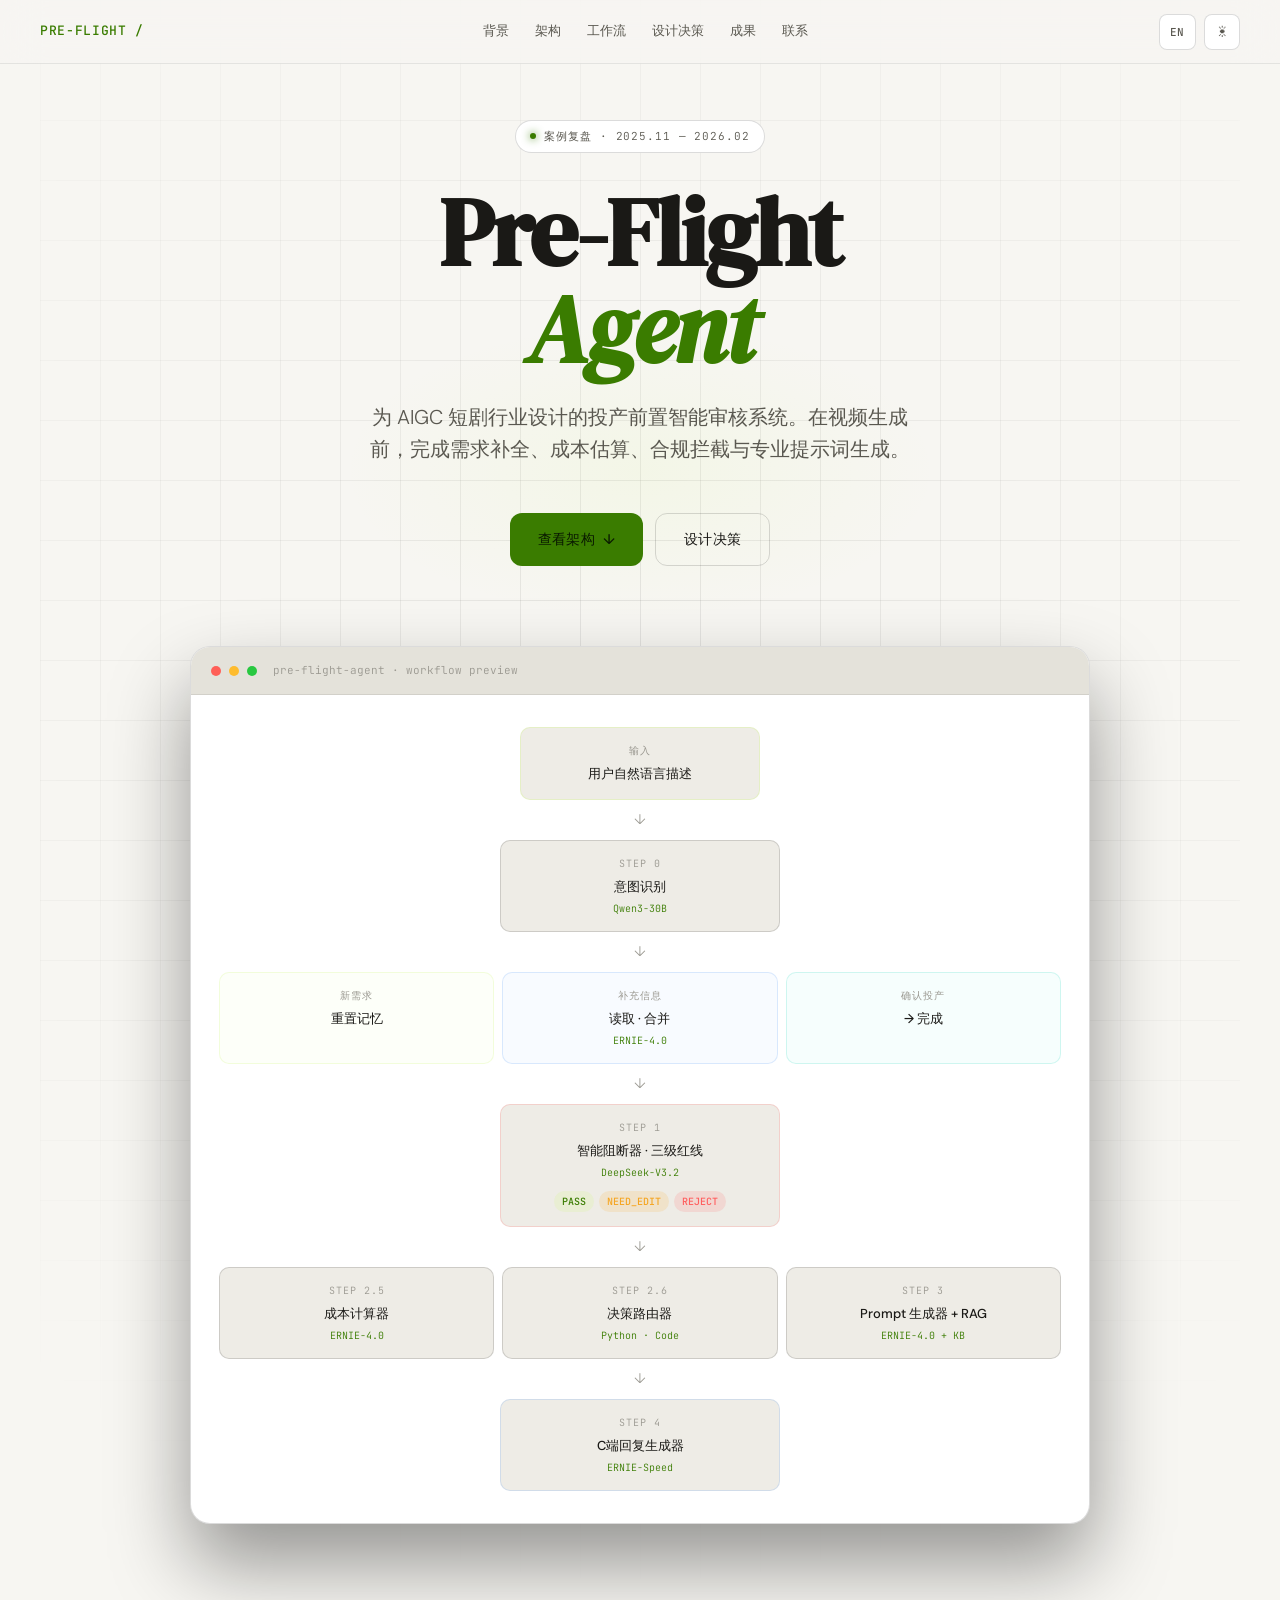
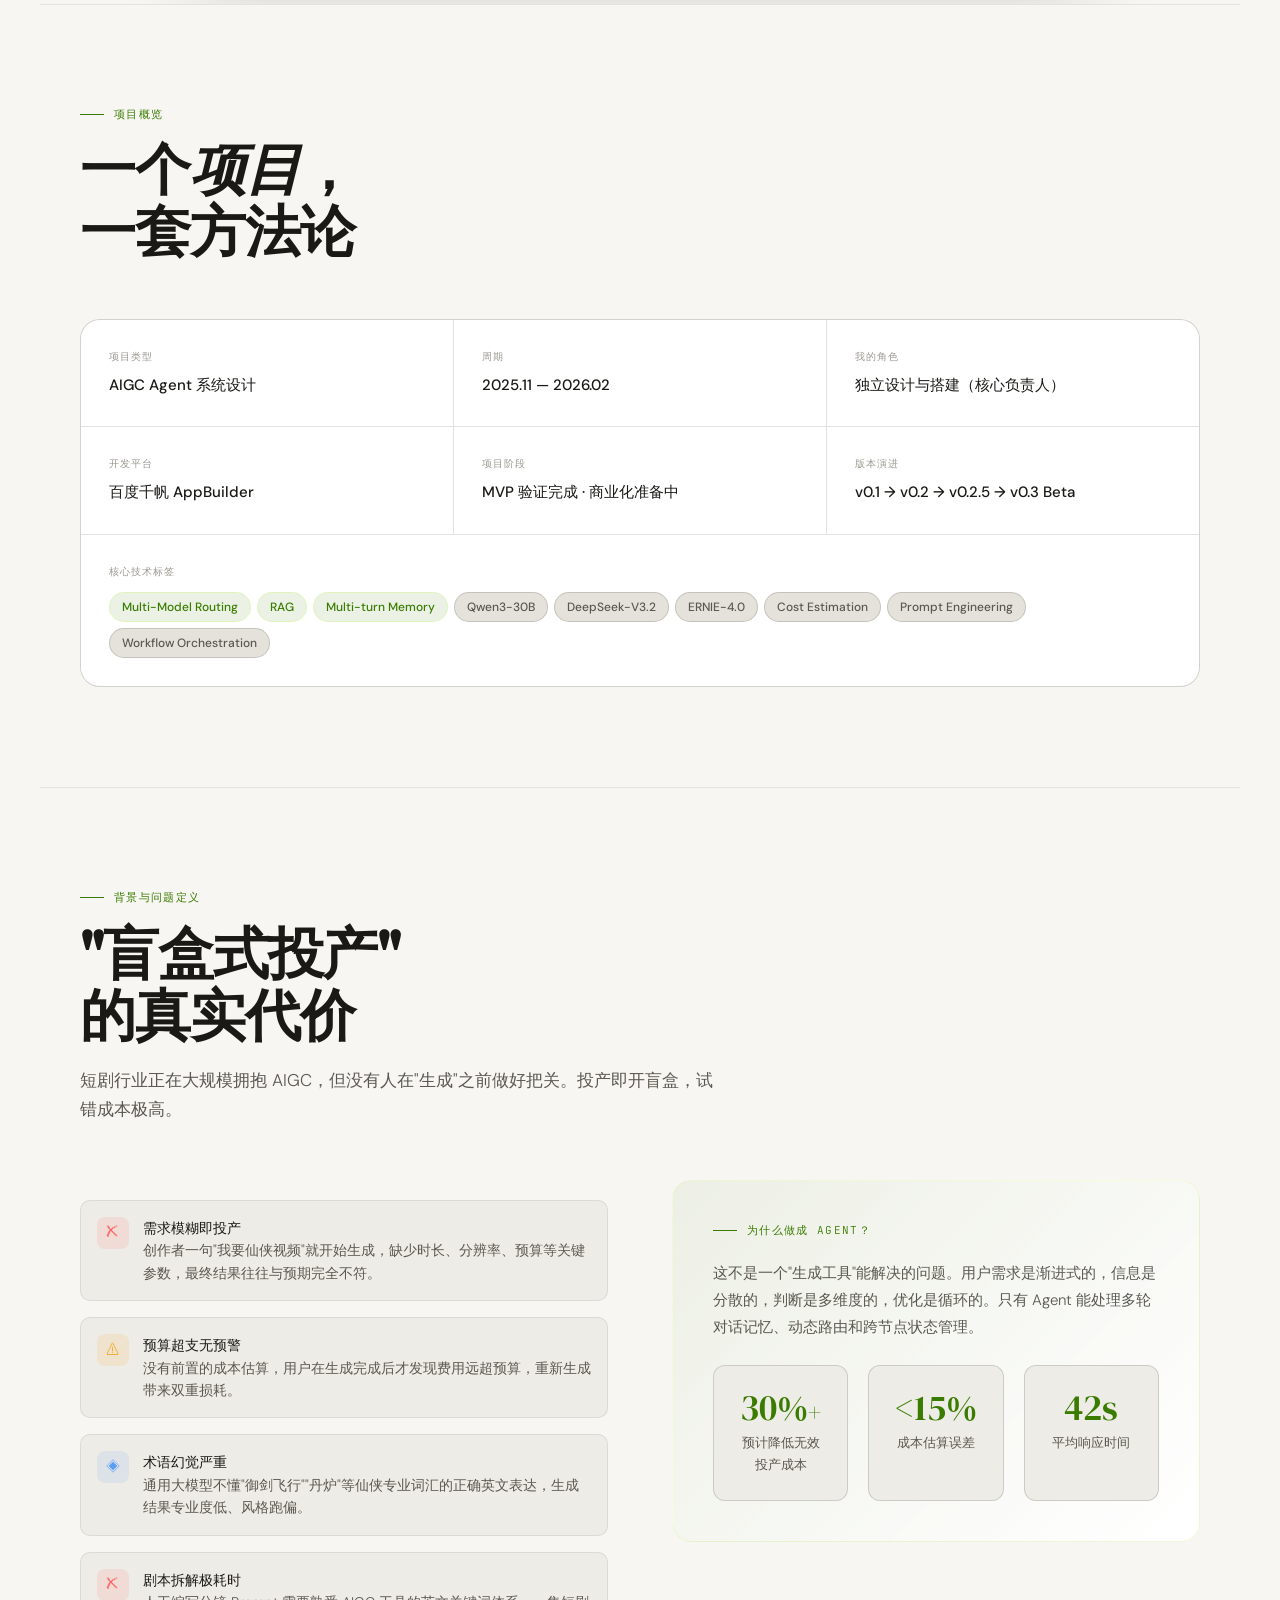
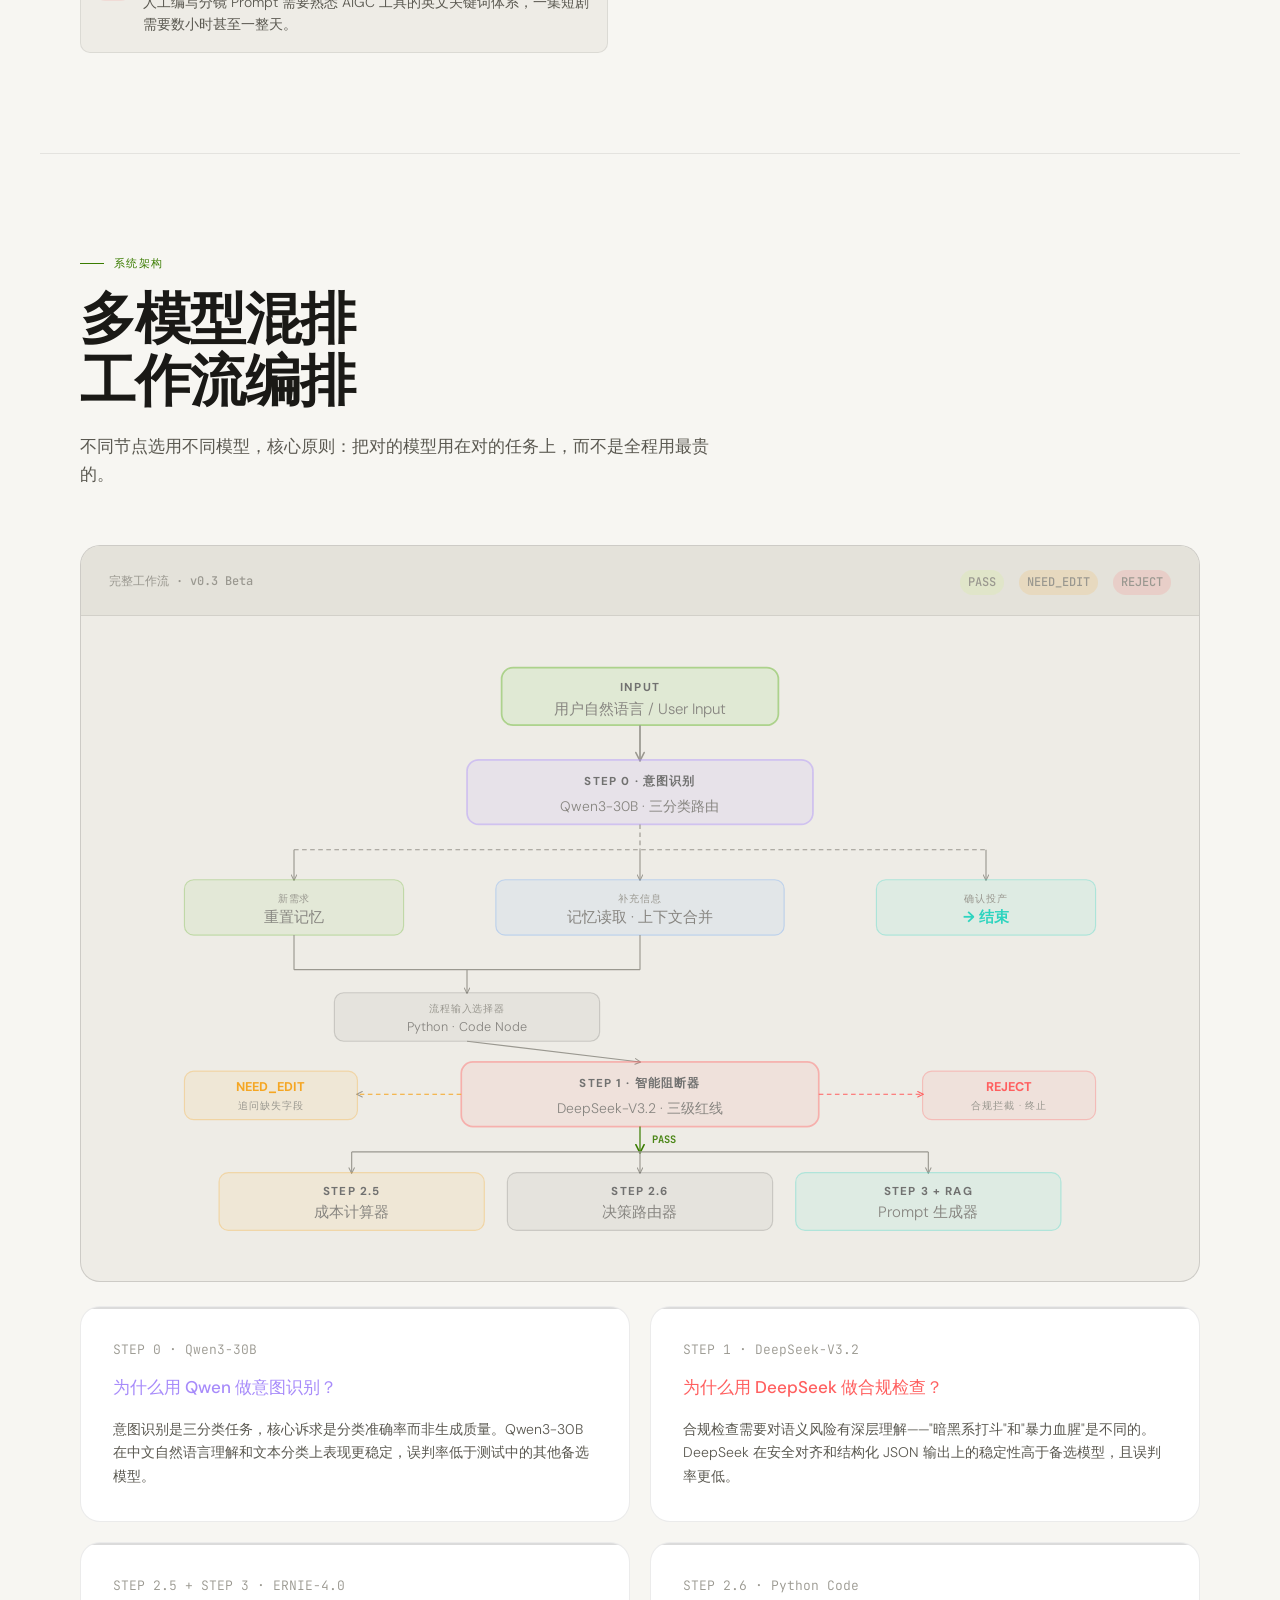
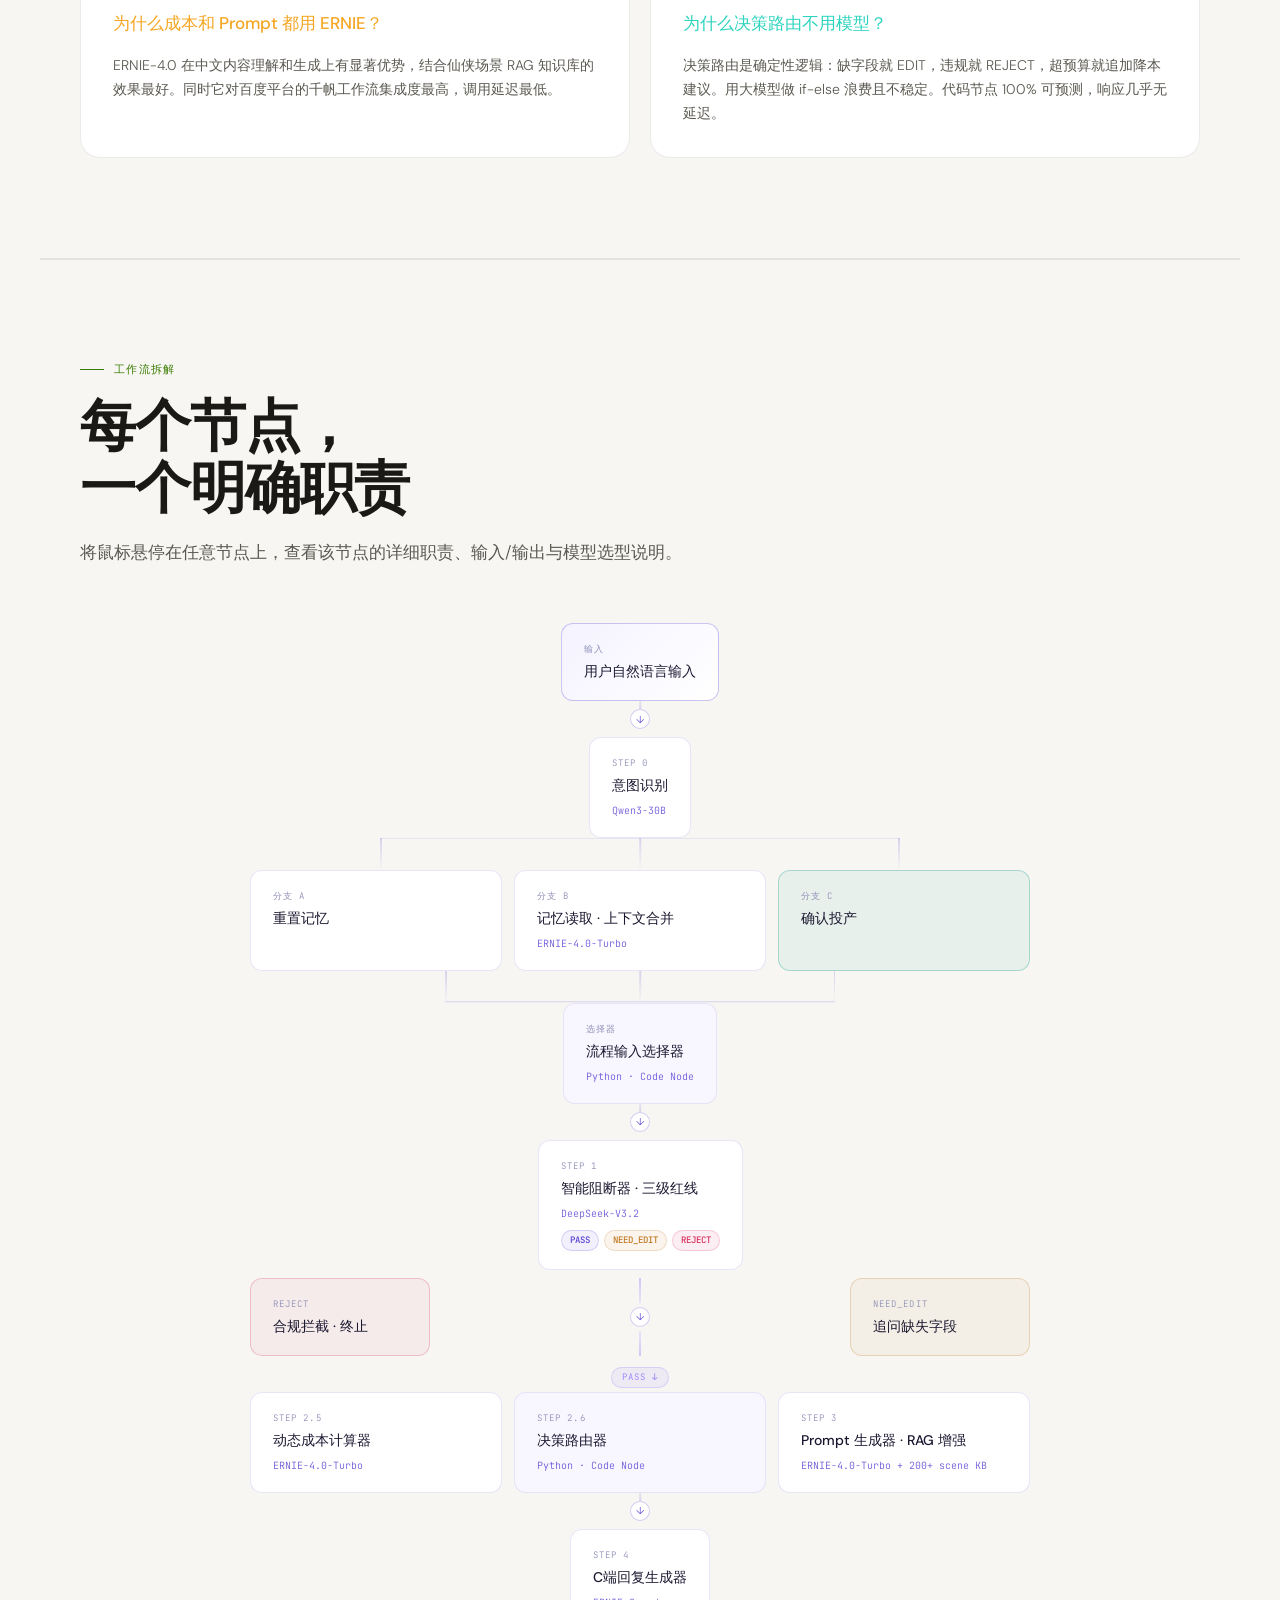
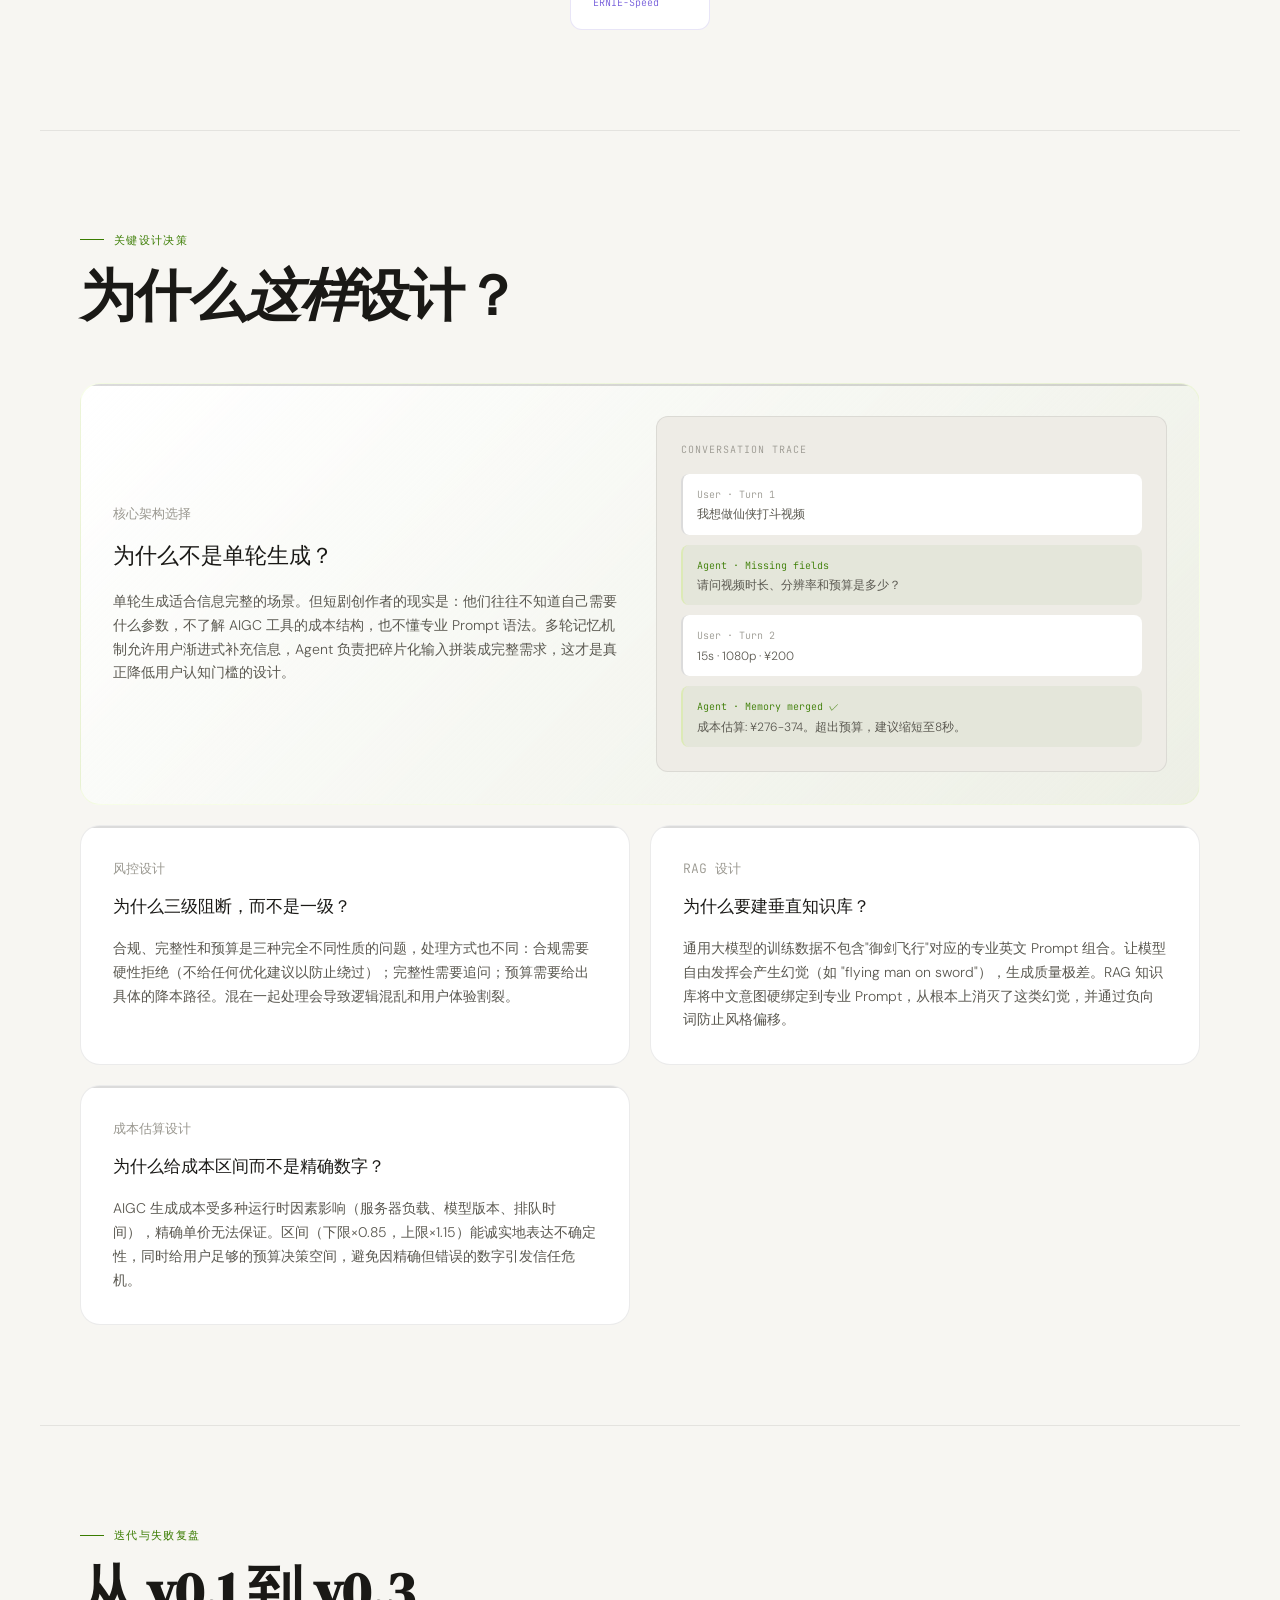
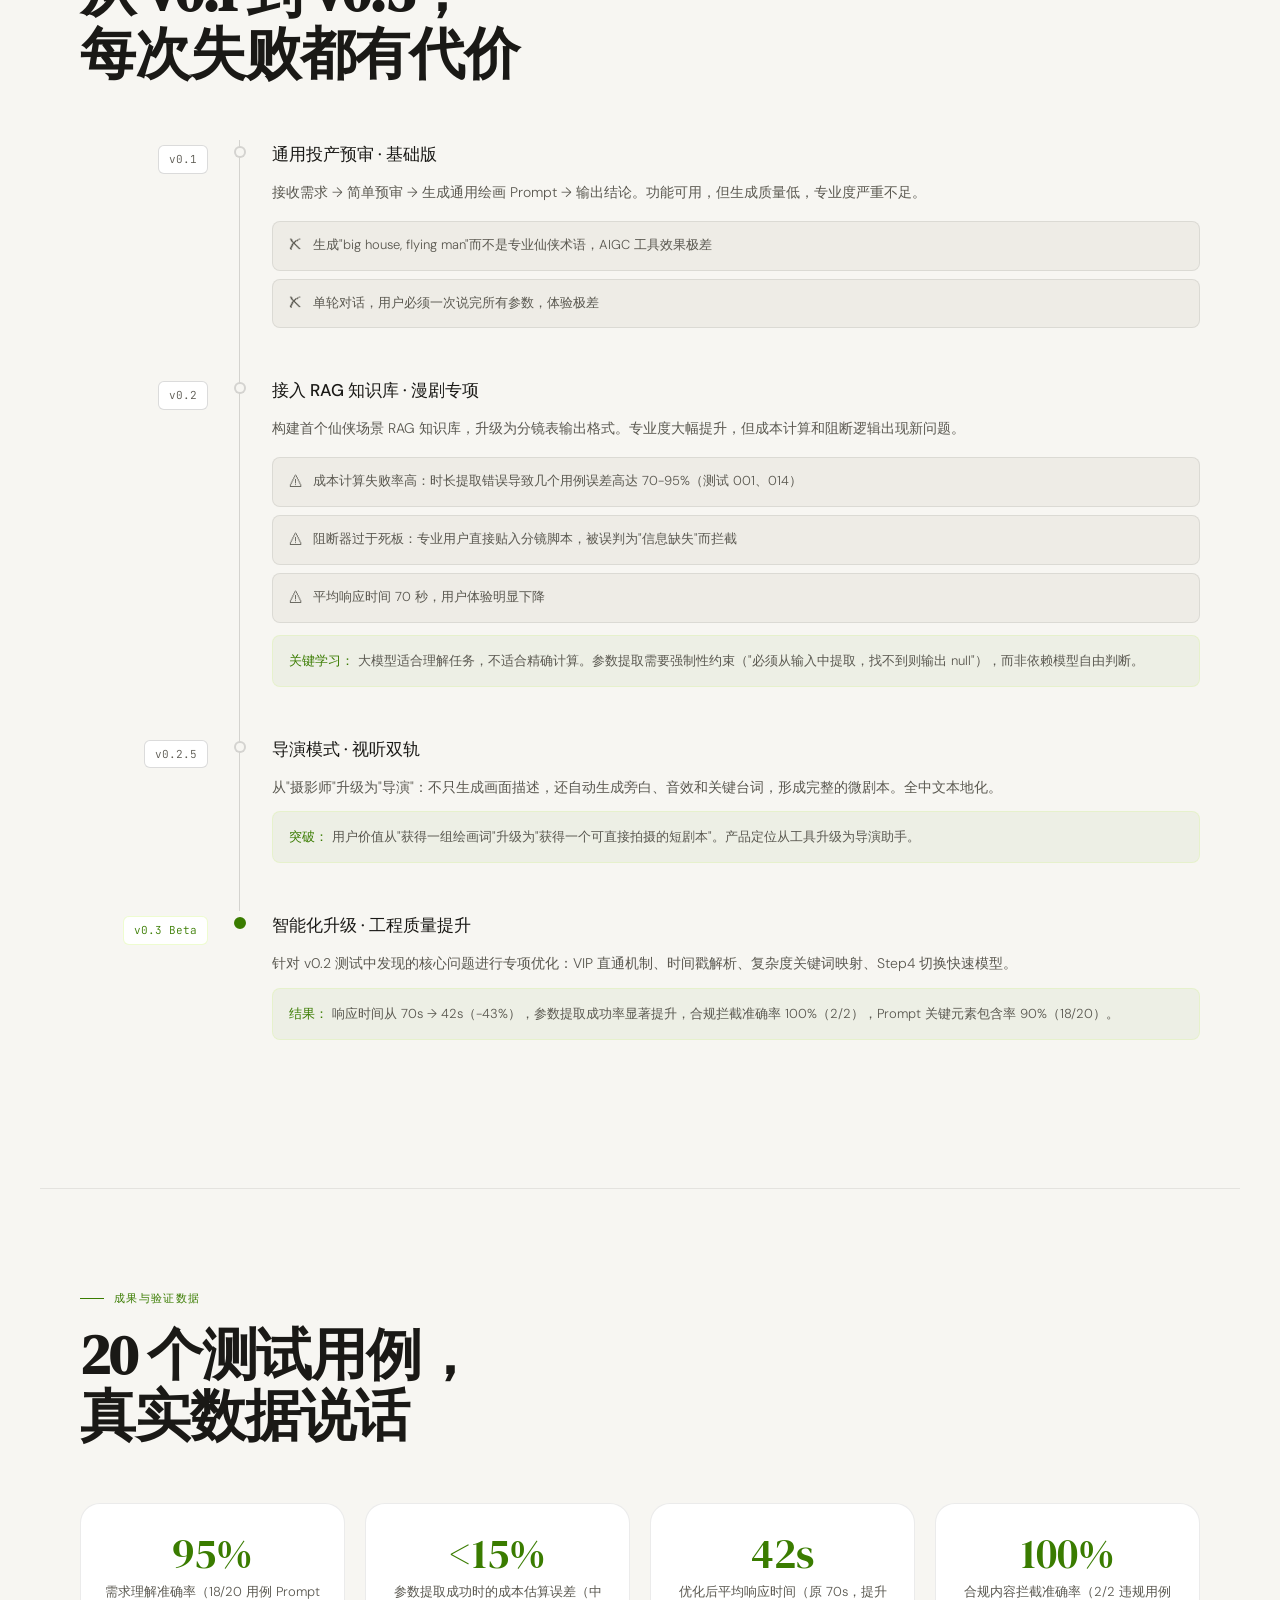
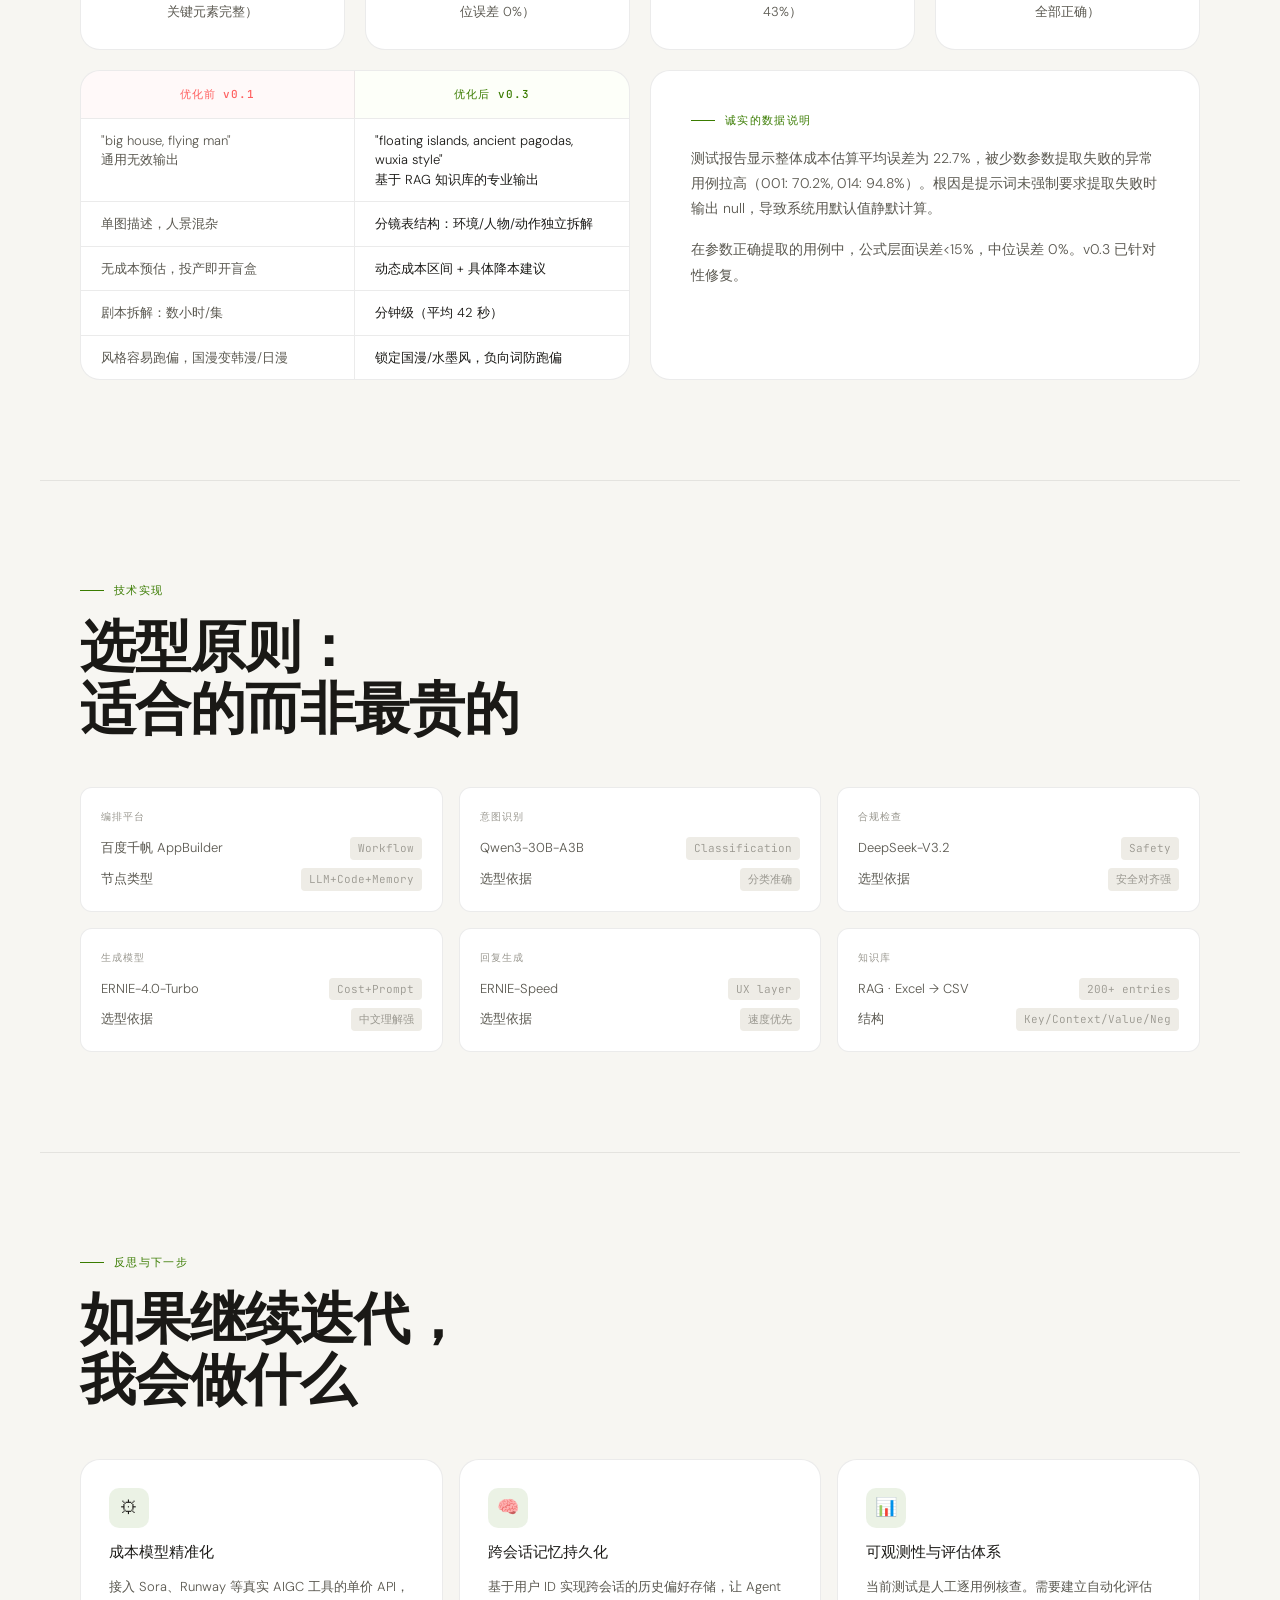
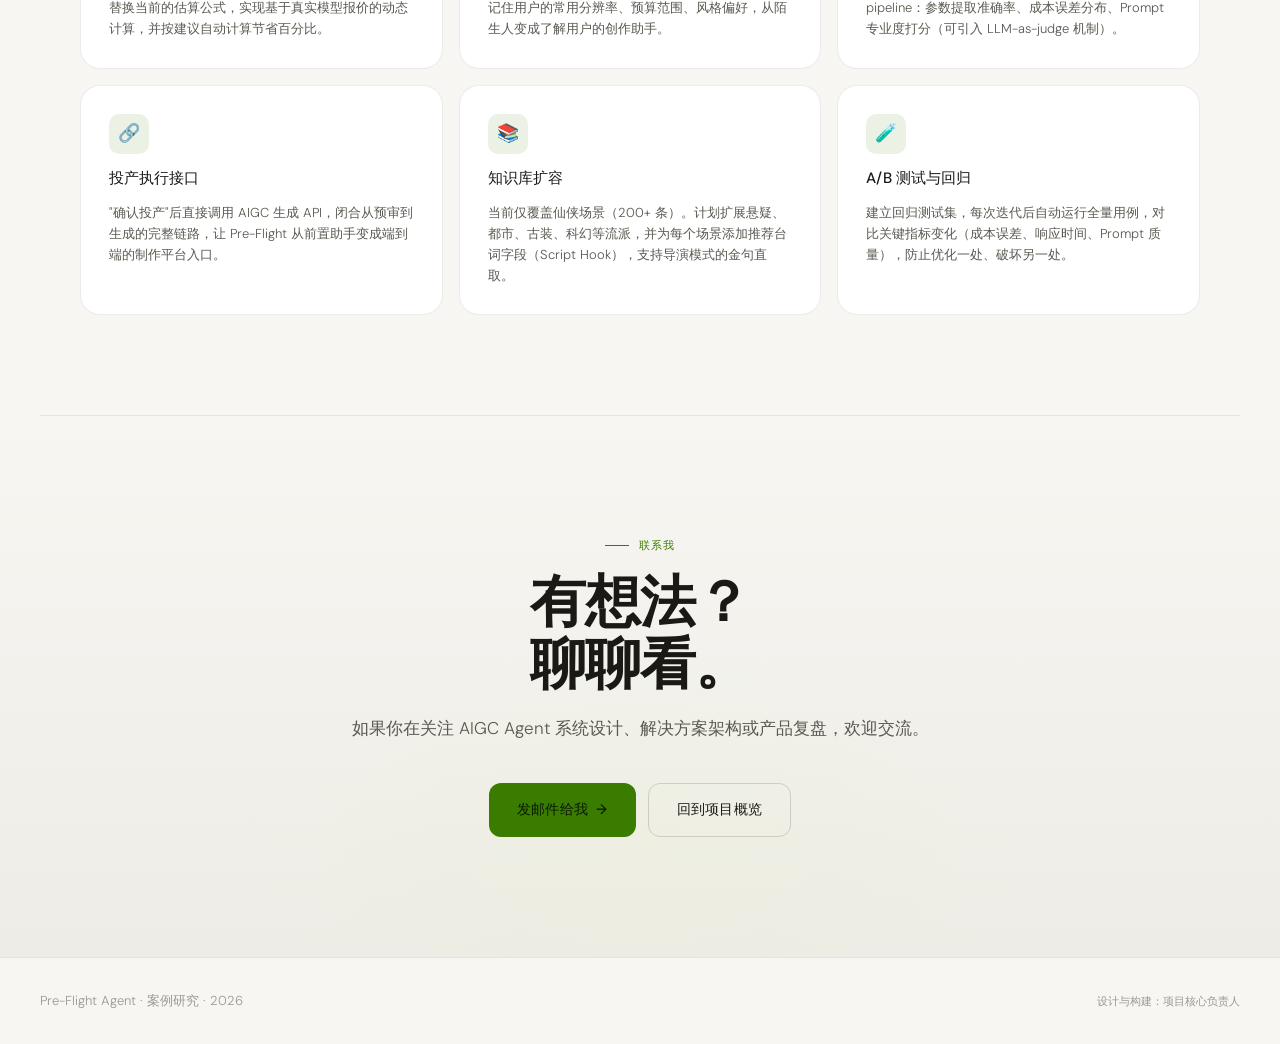
<file: Agent_temp/index.html>
<!DOCTYPE html>
<html lang="zh-CN" data-theme="light" data-lang="zh">
<head>
    <meta charset="UTF-8"/>
    <meta name="viewport" content="width=device-width,initial-scale=1"/>
    <title>Pre-Flight Agent — Case Study</title>
    <meta name="description" content="A deep case study on building an AIGC video pre-production Agent for the short drama industry."/>
    <link rel="preconnect" href="https://fonts.googleapis.com"/>
    <link rel="preconnect" href="https://fonts.gstatic.com" crossorigin/>
    <link href="https://fonts.googleapis.com/css2?family=DM+Serif+Display:ital@0;1&family=DM+Sans:ital,opsz,wght@0,9..40,300;0,9..40,400;0,9..40,500;1,9..40,300&family=JetBrains+Mono:wght@400;500&display=swap" rel="stylesheet"/>
    <link rel="stylesheet" href="css/base.css">
    <link rel="stylesheet" href="css/components.css">
    <link rel="stylesheet" href="css/workflow.css">
</head>
<body>

    <!-- NAV -->
    <nav>
      <a class="nav-logo" href="#hero">PRE-FLIGHT /</a>
      <div class="nav-links">
        <a href="#problem"><span class="zh">背景</span><span class="en">Context</span></a>
        <a href="#architecture"><span class="zh">架构</span><span class="en">Architecture</span></a>
        <a href="#workflow"><span class="zh">工作流</span><span class="en">Workflow</span></a>
        <a href="#decisions"><span class="zh">设计决策</span><span class="en">Decisions</span></a>
        <a href="#results"><span class="zh">成果</span><span class="en">Results</span></a>
        <a href="#cta"><span class="zh">联系</span><span class="en">Contact</span></a>
      </div>
      <div class="nav-right">
        <button class="btn-icon lang-btn" onclick="toggleLang()" id="lang-toggle">EN</button>
        <button class="btn-icon" onclick="toggleTheme()" id="theme-toggle" title="Toggle theme">☀</button>
      </div>
    </nav>
    
    <!-- HERO -->
    <section id="hero">
      <div class="hero-grid"></div>
      <div class="hero-glow"></div>
    
      <div class="hero-badge">
        <span class="badge-dot"></span>
        <span class="zh">案例复盘 · 2025.11 — 2026.02</span>
        <span class="en">Case Study · Nov 2025 — Feb 2026</span>
      </div>
    
      <h1 class="hero-title">
        <span class="zh">Pre-Flight<br/><em>Agent</em></span>
        <span class="en">Pre-Flight<br/><em>Agent</em></span>
      </h1>
    
      <p class="hero-sub">
        <span class="zh">为 AIGC 短剧行业设计的投产前置智能审核系统。在视频生成前，完成需求补全、成本估算、合规拦截与专业提示词生成。</span>
        <span class="en">A pre-production intelligence system for the AIGC short drama industry — completing requirement checks, cost estimation, compliance screening, and professional prompt generation before a single frame is rendered.</span>
      </p>
    
      <div class="hero-ctas">
        <a href="#architecture" class="btn-primary">
          <span class="zh">查看架构</span><span class="en">View Architecture</span>
          <span>↓</span>
        </a>
        <a href="#decisions" class="btn-outline">
          <span class="zh">设计决策</span><span class="en">Design Decisions</span>
        </a>
      </div>
    
      <!-- Mini workflow preview -->
      <div class="hero-visual">
        <div class="hero-visual-bar">
          <span class="dot dot-r"></span><span class="dot dot-y"></span><span class="dot dot-g"></span>
          <span style="margin-left:8px;font-family:var(--font-mono);font-size:11px;color:var(--text3)">pre-flight-agent · workflow preview</span>
        </div>
        <div class="hero-flow">
          <!-- Row 1 -->
          <div class="flow-row">
            <div class="flow-node" style="max-width:240px;margin:0 auto;border-color:rgba(200,245,100,0.25)">
              <div class="fn-label"><span class="zh">输入</span><span class="en">Input</span></div>
              <div class="fn-name"><span class="zh">用户自然语言描述</span><span class="en">User natural language input</span></div>
            </div>
          </div>
          <div class="flow-arrow-v">↓</div>
          <!-- Row 2 -->
          <div class="flow-row">
            <div class="flow-node" style="max-width:280px;margin:0 auto">
              <div class="fn-label">Step 0</div>
              <div class="fn-name"><span class="zh">意图识别</span><span class="en">Intent Classification</span></div>
              <div class="fn-model">Qwen3-30B</div>
            </div>
          </div>
          <div class="flow-arrow-v">↓</div>
          <!-- Row 3: Branch -->
          <div class="flow-branch">
            <div class="flow-node branch-type-a">
              <div class="fn-label"><span class="zh">新需求</span><span class="en">New Request</span></div>
              <div class="fn-name"><span class="zh">重置记忆</span><span class="en">Reset Memory</span></div>
            </div>
            <div class="flow-node branch-type-b">
              <div class="fn-label"><span class="zh">补充信息</span><span class="en">Supplement</span></div>
              <div class="fn-name"><span class="zh">读取 · 合并</span><span class="en">Read · Merge</span></div>
              <div class="fn-model">ERNIE-4.0</div>
            </div>
            <div class="flow-node branch-type-c">
              <div class="fn-label"><span class="zh">确认投产</span><span class="en">Confirm</span></div>
              <div class="fn-name"><span class="zh">→ 完成</span><span class="en">→ Done</span></div>
            </div>
          </div>
          <div class="flow-arrow-v">↓</div>
          <!-- Row 4 -->
          <div class="flow-row">
            <div class="flow-node" style="max-width:280px;margin:0 auto;border-color:rgba(255,95,95,0.2)">
              <div class="fn-label">Step 1</div>
              <div class="fn-name"><span class="zh">智能阻断器 · 三级红线</span><span class="en">Smart Interceptor · 3-tier gates</span></div>
              <div class="fn-model">DeepSeek-V3.2</div>
              <div style="display:flex;gap:5px;margin-top:6px;flex-wrap:wrap;justify-content:center">
                <span class="node-badge nb-pass">PASS</span>
                <span class="node-badge nb-edit">NEED_EDIT</span>
                <span class="node-badge nb-reject">REJECT</span>
              </div>
            </div>
          </div>
          <div class="flow-arrow-v">↓</div>
          <!-- Row 5 -->
          <div class="flow-branch">
            <div class="flow-node">
              <div class="fn-label">Step 2.5</div>
              <div class="fn-name"><span class="zh">成本计算器</span><span class="en">Cost Estimator</span></div>
              <div class="fn-model">ERNIE-4.0</div>
            </div>
            <div class="flow-node">
              <div class="fn-label">Step 2.6</div>
              <div class="fn-name"><span class="zh">决策路由器</span><span class="en">Decision Router</span></div>
              <div class="fn-model">Python · Code</div>
            </div>
            <div class="flow-node">
              <div class="fn-label">Step 3</div>
              <div class="fn-name"><span class="zh">Prompt 生成器 + RAG</span><span class="en">Prompt Generator + RAG</span></div>
              <div class="fn-model">ERNIE-4.0 + KB</div>
            </div>
          </div>
          <div class="flow-arrow-v">↓</div>
          <!-- Row 6 -->
          <div class="flow-row">
            <div class="flow-node" style="max-width:280px;margin:0 auto;border-color:rgba(91,156,246,0.2)">
              <div class="fn-label">Step 4</div>
              <div class="fn-name"><span class="zh">C端回复生成器</span><span class="en">User Response Generator</span></div>
              <div class="fn-model">ERNIE-Speed</div>
            </div>
          </div>
        </div>
      </div>
    </section>
    
    <div class="divider"></div>
    
    <!-- SNAPSHOT -->
    <section id="snapshot">
      <div class="section-label"><span class="zh">项目概览</span><span class="en">Project Snapshot</span></div>
      <h2><span class="zh">一个<em>项目</em>，<br/>一套方法论</span><span class="en">One project.<br/>One methodology.</span></h2>
    
      <div class="snapshot-grid reveal">
        <div class="snap-cell">
          <div class="snap-key"><span class="zh">项目类型</span><span class="en">Type</span></div>
          <div class="snap-val"><span class="zh">AIGC Agent 系统设计</span><span class="en">AIGC Agent System Design</span></div>
        </div>
        <div class="snap-cell">
          <div class="snap-key"><span class="zh">周期</span><span class="en">Duration</span></div>
          <div class="snap-val">2025.11 — 2026.02</div>
        </div>
        <div class="snap-cell">
          <div class="snap-key"><span class="zh">我的角色</span><span class="en">My Role</span></div>
          <div class="snap-val"><span class="zh">独立设计与搭建（核心负责人）</span><span class="en">Solo Design & Build (Lead)</span></div>
        </div>
        <div class="snap-cell">
          <div class="snap-key"><span class="zh">开发平台</span><span class="en">Platform</span></div>
          <div class="snap-val"><span class="zh">百度千帆 AppBuilder</span><span class="en">Baidu Qianfan AppBuilder</span></div>
        </div>
        <div class="snap-cell">
          <div class="snap-key"><span class="zh">项目阶段</span><span class="en">Stage</span></div>
          <div class="snap-val"><span class="zh">MVP 验证完成 · 商业化准备中</span><span class="en">MVP Validated · Pre-commercial</span></div>
        </div>
        <div class="snap-cell">
          <div class="snap-key"><span class="zh">版本演进</span><span class="en">Versions</span></div>
          <div class="snap-val">v0.1 → v0.2 → v0.2.5 → v0.3 Beta</div>
        </div>
        <div class="snap-cell" style="grid-column:span 3">
          <div class="snap-key"><span class="zh">核心技术标签</span><span class="en">Tech Tags</span></div>
          <div class="snap-tags">
            <span class="tag tag-accent">Multi-Model Routing</span>
            <span class="tag tag-accent">RAG</span>
            <span class="tag tag-accent">Multi-turn Memory</span>
            <span class="tag">Qwen3-30B</span>
            <span class="tag">DeepSeek-V3.2</span>
            <span class="tag">ERNIE-4.0</span>
            <span class="tag">Cost Estimation</span>
            <span class="tag">Prompt Engineering</span>
            <span class="tag">Workflow Orchestration</span>
          </div>
        </div>
      </div>
    </section>
    
    <div class="divider"></div>
    
    <!-- PROBLEM -->
    <section id="problem">
      <div class="section-label"><span class="zh">背景与问题定义</span><span class="en">Problem Background</span></div>
      <h2><span class="zh">"盲盒式投产"<br/>的真实代价</span><span class="en">The real cost of<br/><em>blind production</em></span></h2>
      <p class="section-desc">
        <span class="zh">短剧行业正在大规模拥抱 AIGC，但没有人在"生成"之前做好把关。投产即开盲盒，试错成本极高。</span>
        <span class="en">The short drama industry is rapidly adopting AIGC, but nobody is gatekeeping before generation. Every production is a blind box — the cost of failure is enormous.</span>
      </p>
    
      <div class="problem-layout reveal">
        <div>
          <ul class="pain-list">
            <li class="pain-item">
              <span class="pain-icon">✗</span>
              <div class="pain-text">
                <strong><span class="zh">需求模糊即投产</span><span class="en">Vague requirements go to production</span></strong><br/>
                <span class="zh">创作者一句"我要仙侠视频"就开始生成，缺少时长、分辨率、预算等关键参数，最终结果往往与预期完全不符。</span>
                <span class="en">Creators submit "I want a xianxia video" and immediately pay for generation, missing duration, resolution, and budget — results never match expectations.</span>
              </div>
            </li>
            <li class="pain-item">
              <span class="pain-icon" style="background:rgba(245,166,35,0.12);color:var(--amber)">⚠</span>
              <div class="pain-text">
                <strong><span class="zh">预算超支无预警</span><span class="en">Budget overruns with zero warning</span></strong><br/>
                <span class="zh">没有前置的成本估算，用户在生成完成后才发现费用远超预算，重新生成带来双重损耗。</span>
                <span class="en">No upfront cost estimation means users discover budget overruns only after generation — paying twice for the same output.</span>
              </div>
            </li>
            <li class="pain-item">
              <span class="pain-icon" style="background:rgba(91,156,246,0.12);color:var(--blue)">◈</span>
              <div class="pain-text">
                <strong><span class="zh">术语幻觉严重</span><span class="en">Severe hallucination on domain terms</span></strong><br/>
                <span class="zh">通用大模型不懂"御剑飞行""丹炉"等仙侠专业词汇的正确英文表达，生成结果专业度低、风格跑偏。</span>
                <span class="en">General LLMs don't know the correct English Prompt equivalents for "immortal sword riding" or "alchemy furnace," producing generic, off-style results.</span>
              </div>
            </li>
            <li class="pain-item">
              <span class="pain-icon">✗</span>
              <div class="pain-text">
                <strong><span class="zh">剧本拆解极耗时</span><span class="en">Script breakdown is painfully slow</span></strong><br/>
                <span class="zh">人工编写分镜 Prompt 需要熟悉 AIGC 工具的英文关键词体系，一集短剧需要数小时甚至一整天。</span>
                <span class="en">Manually writing storyboard prompts requires AIGC keyword expertise — a single episode takes hours to a full day.</span>
              </div>
            </li>
          </ul>
        </div>
    
        <div>
          <div class="problem-card highlight">
            <div class="section-label" style="margin-bottom:20px"><span class="zh">为什么做成 Agent？</span><span class="en">Why an Agent?</span></div>
            <p style="font-size:15px;color:var(--text2);line-height:1.8;margin-bottom:24px">
              <span class="zh">这不是一个"生成工具"能解决的问题。用户需求是渐进式的，信息是分散的，判断是多维度的，优化是循环的。只有 Agent 能处理多轮对话记忆、动态路由和跨节点状态管理。</span>
              <span class="en">This isn't a problem a simple generation tool can solve. User requirements are incremental, information is scattered, judgment is multi-dimensional, and optimization is iterative. Only an Agent can handle multi-turn memory, dynamic routing, and cross-node state management.</span>
            </p>
            <div class="stat-row">
              <div class="stat-box">
                <div class="stat-num">30%<span style="font-size:24px">+</span></div>
                <div class="stat-unit"><span class="zh">预计降低无效投产成本</span><span class="en">Projected waste reduction</span></div>
              </div>
              <div class="stat-box">
                <div class="stat-num">&lt;15%</div>
                <div class="stat-unit"><span class="zh">成本估算误差</span><span class="en">Cost estimation error</span></div>
              </div>
              <div class="stat-box">
                <div class="stat-num">42s</div>
                <div class="stat-unit"><span class="zh">平均响应时间</span><span class="en">Avg response time</span></div>
              </div>
            </div>
          </div>
        </div>
      </div>
    </section>
    
    <div class="divider"></div>
    
    <!-- ARCHITECTURE -->
    <section id="architecture">
      <div class="section-label"><span class="zh">系统架构</span><span class="en">System Architecture</span></div>
      <h2><span class="zh">多模型混排<br/>工作流编排</span><span class="en">Multi-model routing<br/>workflow orchestration</span></h2>
      <p class="section-desc">
        <span class="zh">不同节点选用不同模型，核心原则：把对的模型用在对的任务上，而不是全程用最贵的。</span>
        <span class="en">Different nodes use different models. Core principle: use the right model for the right task — never default to the most expensive one everywhere.</span>
      </p>
    
      <div class="arch-wrap reveal">
        <div class="arch-header">
          <span style="font-size:13px;font-weight:500;color:var(--text)">
            <span class="zh">完整工作流 · v0.3 Beta</span><span class="en">Full Workflow · v0.3 Beta</span>
          </span>
          <span>
            <span class="node-badge nb-pass" style="margin-right:8px">PASS</span>
            <span class="node-badge nb-edit" style="margin-right:8px">NEED_EDIT</span>
            <span class="node-badge nb-reject">REJECT</span>
          </span>
        </div>
        <div class="arch-body">
            <div class="arch-svg-wrap">
              <svg viewBox="0 0 900 500" width="100%" xmlns="http://www.w3.org/2000/svg" style="font-family:'DM Sans',sans-serif">
                <defs>
                  <marker id="arr" viewBox="0 0 10 10" refX="8" refY="5" markerWidth="6" markerHeight="6" orient="auto">
                    <path d="M1 1L9 5L1 9" fill="none" stroke="#9a9890" stroke-width="1.5" stroke-linecap="round"/>
                  </marker>
                  <marker id="arr-g" viewBox="0 0 10 10" refX="8" refY="5" markerWidth="6" markerHeight="6" orient="auto">
                    <path d="M1 1L9 5L1 9" fill="none" stroke="#3a7c00" stroke-width="1.5" stroke-linecap="round"/>
                  </marker>
                  <marker id="arr-r" viewBox="0 0 10 10" refX="8" refY="5" markerWidth="6" markerHeight="6" orient="auto">
                    <path d="M1 1L9 5L1 9" fill="none" stroke="#ff5f5f" stroke-width="1.5" stroke-linecap="round"/>
                  </marker>
                  <style>
                    .svg-label { fill: #717170; font-size: 10px; letter-spacing: 1px; font-weight: 700; }
                    .svg-title { fill: #878580; font-size: 13px; font-weight: 300; }
                    .svg-sub   { fill: #9a9890; font-size: 9px;  letter-spacing: 0.8px; }
                    [data-theme="dark"] .svg-label { fill: #f0efe8; }
                    [data-theme="dark"] .svg-title { fill: #f0efe8; }
                    [data-theme="dark"] .svg-sub   { fill: #636059; }
                  </style>
                </defs>
          
                <!-- User Input -->
                <g class="an">
                  <rect x="330" y="10" width="240" height="50" rx="10" fill="rgba(100,200,50,0.10)" stroke="rgba(100,180,40,0.45)" stroke-width="1.5"/>
                  <text x="450" y="30"  text-anchor="middle" class="svg-label">INPUT</text>
                  <text x="450" y="50"  text-anchor="middle" class="svg-title">用户自然语言 / User Input</text>
                </g>
          
                <line x1="450" y1="60" x2="450" y2="90" stroke="#9a9890" stroke-width="1.5" marker-end="url(#arr)"/>
          
                <!-- Step 0 -->
                <g class="an">
                  <rect x="300" y="90" width="300" height="56" rx="10" fill="rgba(167,139,250,0.10)" stroke="rgba(167,139,250,0.40)" stroke-width="1.5"/>
                  <text x="450" y="112" text-anchor="middle" class="svg-label">STEP 0 · 意图识别</text>
                  <text x="450" y="134" text-anchor="middle" class="svg-title" style="font-size:12px;font-weight:300">Qwen3-30B · 三分类路由</text>
                </g>
          
                <!-- Branch lines -->
                <line x1="450" y1="146" x2="450" y2="168" stroke="#9a9890" stroke-width="1" stroke-dasharray="4 3"/>
                <line x1="150" y1="168" x2="750" y2="168" stroke="#9a9890" stroke-width="1" stroke-dasharray="4 3"/>
          
                <!-- Branch A -->
                <line x1="150" y1="168" x2="150" y2="194" stroke="#9a9890" stroke-width="1" marker-end="url(#arr)"/>
                <g class="an">
                  <rect x="55" y="194" width="190" height="48" rx="8" fill="rgba(100,180,40,0.08)" stroke="rgba(100,180,40,0.30)" stroke-width="1"/>
                  <text x="150" y="213" text-anchor="middle" class="svg-sub">新需求</text>
                  <text x="150" y="231" text-anchor="middle" class="svg-title">重置记忆</text>
                </g>
          
                <!-- Branch B -->
                <line x1="450" y1="168" x2="450" y2="194" stroke="#9a9890" stroke-width="1" marker-end="url(#arr)"/>
                <g class="an">
                  <rect x="325" y="194" width="250" height="48" rx="8" fill="rgba(91,156,246,0.08)" stroke="rgba(91,156,246,0.30)" stroke-width="1"/>
                  <text x="450" y="213" text-anchor="middle" class="svg-sub">补充信息</text>
                  <text x="450" y="231" text-anchor="middle" class="svg-title">记忆读取 · 上下文合并</text>
                </g>
          
                <!-- Branch C -->
                <line x1="750" y1="168" x2="750" y2="194" stroke="#9a9890" stroke-width="1" marker-end="url(#arr)"/>
                <g class="an">
                  <rect x="655" y="194" width="190" height="48" rx="8" fill="rgba(45,212,191,0.08)" stroke="rgba(45,212,191,0.30)" stroke-width="1"/>
                  <text x="750" y="213" text-anchor="middle" class="svg-sub">确认投产</text>
                  <text x="750" y="231" text-anchor="middle" fill="#2dd4bf" font-size="13" font-weight="700">→ 结束</text>
                </g>
          
                <!-- Converge -->
                <line x1="150" y1="242" x2="150" y2="272" stroke="#9a9890" stroke-width="1"/>
                <line x1="450" y1="242" x2="450" y2="272" stroke="#9a9890" stroke-width="1"/>
                <line x1="150" y1="272" x2="450" y2="272" stroke="#9a9890" stroke-width="1"/>
                <line x1="300" y1="272" x2="300" y2="292" stroke="#9a9890" stroke-width="1" marker-end="url(#arr)"/>
          
                <!-- Selector -->
                <g class="an">
                  <rect x="185" y="292" width="230" height="42" rx="8" fill="rgba(0,0,0,0.04)" stroke="rgba(0,0,0,0.14)" stroke-width="1"/>
                  <text x="300" y="309" text-anchor="middle" class="svg-sub">流程输入选择器</text>
                  <text x="300" y="325" text-anchor="middle" class="svg-title" style="font-size:11px">Python · Code Node</text>
                </g>
          
                <line x1="300" y1="334" x2="450" y2="352" stroke="#9a9890" stroke-width="1" marker-end="url(#arr)"/>
          
                <!-- Step 1 -->
                <g class="an">
                  <rect x="295" y="352" width="310" height="56" rx="10" fill="rgba(255,95,95,0.08)" stroke="rgba(255,95,95,0.40)" stroke-width="1.5"/>
                  <text x="450" y="374" text-anchor="middle" class="svg-label">STEP 1 · 智能阻断器</text>
                  <text x="450" y="396" text-anchor="middle" class="svg-title" style="font-size:12px;font-weight:300">DeepSeek-V3.2 · 三级红线</text>
                </g>
          
                <!-- REJECT -->
                <line x1="605" y1="380" x2="695" y2="380" stroke="#ff5f5f" stroke-width="1" stroke-dasharray="4 3" marker-end="url(#arr-r)"/>
                <g class="an">
                  <rect x="695" y="360" width="150" height="42" rx="8" fill="rgba(255,95,95,0.08)" stroke="rgba(255,95,95,0.30)" stroke-width="1"/>
                  <text x="770" y="377" text-anchor="middle" fill="#ff5f5f" font-size="11" font-weight="700">REJECT</text>
                  <text x="770" y="393" text-anchor="middle" class="svg-sub">合规拦截 · 终止</text>
                </g>
          
                <!-- NEED_EDIT -->
                <line x1="295" y1="380" x2="205" y2="380" stroke="#f5a623" stroke-width="1" stroke-dasharray="4 3" marker-end="url(#arr)"/>
                <g class="an">
                  <rect x="55" y="360" width="150" height="42" rx="8" fill="rgba(245,166,35,0.08)" stroke="rgba(245,166,35,0.30)" stroke-width="1"/>
                  <text x="130" y="377" text-anchor="middle" fill="#f5a623" font-size="11" font-weight="700">NEED_EDIT</text>
                  <text x="130" y="393" text-anchor="middle" class="svg-sub">追问缺失字段</text>
                </g>
          
                <!-- PASS -->
                <line x1="450" y1="408" x2="450" y2="430" stroke="#3a7c00" stroke-width="1.5" stroke-opacity="0.7" marker-end="url(#arr-g)"/>
                <text x="460" y="422" fill="#3a7c00" font-size="9" font-family="'JetBrains Mono',monospace" font-weight="700" opacity="0.9">PASS</text>
          
                <!-- Parallel lines -->
                <line x1="200" y1="430" x2="700" y2="430" stroke="#9a9890" stroke-width="1"/>
                <line x1="200" y1="430" x2="200" y2="448" stroke="#9a9890" stroke-width="1" marker-end="url(#arr)"/>
                <line x1="450" y1="430" x2="450" y2="448" stroke="#9a9890" stroke-width="1" marker-end="url(#arr)"/>
                <line x1="700" y1="430" x2="700" y2="448" stroke="#9a9890" stroke-width="1" marker-end="url(#arr)"/>
          
                <!-- Step 2.5 -->
                <g class="an">
                  <rect x="85" y="448" width="230" height="50" rx="8" fill="rgba(245,166,35,0.08)" stroke="rgba(245,166,35,0.30)" stroke-width="1"/>
                  <text x="200" y="467" text-anchor="middle" class="svg-label">STEP 2.5</text>
                  <text x="200" y="486" text-anchor="middle" class="svg-title">成本计算器</text>
                </g>
          
                <!-- Step 2.6 -->
                <g class="an">
                  <rect x="335" y="448" width="230" height="50" rx="8" fill="rgba(0,0,0,0.04)" stroke="rgba(0,0,0,0.14)" stroke-width="1"/>
                  <text x="450" y="467" text-anchor="middle" class="svg-label">STEP 2.6</text>
                  <text x="450" y="486" text-anchor="middle" class="svg-title">决策路由器</text>
                </g>
          
                <!-- Step 3 -->
                <g class="an">
                  <rect x="585" y="448" width="230" height="50" rx="8" fill="rgba(45,212,191,0.08)" stroke="rgba(45,212,191,0.30)" stroke-width="1"/>
                  <text x="700" y="467" text-anchor="middle" class="svg-label">STEP 3 + RAG</text>
                  <text x="700" y="486" text-anchor="middle" class="svg-title">Prompt 生成器</text>
                </g>
          
              </svg>
            </div>
          </div>
      </div>
    
      <!-- Model selection rationale cards -->
      <div class="decisions-grid" style="margin-top:24px">
        <div class="dec-card reveal">
          <div class="dec-q">STEP 0 · Qwen3-30B</div>
          <div class="dec-title" style="color:var(--purple)"><span class="zh">为什么用 Qwen 做意图识别？</span><span class="en">Why Qwen for intent classification?</span></div>
          <div class="dec-ans"><span class="zh">意图识别是三分类任务，核心诉求是分类准确率而非生成质量。Qwen3-30B 在中文自然语言理解和文本分类上表现更稳定，误判率低于测试中的其他备选模型。</span><span class="en">Intent classification is a 3-class task. The core need is accuracy, not generation quality. Qwen3-30B demonstrated superior stability in Chinese NLU classification with the lowest error rate among models tested.</span></div>
        </div>
        <div class="dec-card reveal">
          <div class="dec-q">STEP 1 · DeepSeek-V3.2</div>
          <div class="dec-title" style="color:var(--red)"><span class="zh">为什么用 DeepSeek 做合规检查？</span><span class="en">Why DeepSeek for compliance?</span></div>
          <div class="dec-ans"><span class="zh">合规检查需要对语义风险有深层理解——"暗黑系打斗"和"暴力血腥"是不同的。DeepSeek 在安全对齐和结构化 JSON 输出上的稳定性高于备选模型，且误判率更低。</span><span class="en">Compliance requires nuanced semantic risk judgment — "dark style combat" vs. "graphic violence" are different. DeepSeek excels in safety alignment and stable structured JSON output with lower false positive rates.</span></div>
        </div>
        <div class="dec-card reveal">
          <div class="dec-q">STEP 2.5 + STEP 3 · ERNIE-4.0</div>
          <div class="dec-title" style="color:var(--amber)"><span class="zh">为什么成本和 Prompt 都用 ERNIE？</span><span class="en">Why ERNIE for cost & prompts?</span></div>
          <div class="dec-ans"><span class="zh">ERNIE-4.0 在中文内容理解和生成上有显著优势，结合仙侠场景 RAG 知识库的效果最好。同时它对百度平台的千帆工作流集成度最高，调用延迟最低。</span><span class="en">ERNIE-4.0 has a clear advantage in Chinese content understanding and generation, with the best results when combined with the xianxia RAG knowledge base and the lowest latency on the Qianfan platform.</span></div>
        </div>
        <div class="dec-card reveal">
          <div class="dec-q">STEP 2.6 · Python Code</div>
          <div class="dec-title" style="color:var(--teal)"><span class="zh">为什么决策路由不用模型？</span><span class="en">Why use code instead of a model for routing?</span></div>
          <div class="dec-ans"><span class="zh">决策路由是确定性逻辑：缺字段就 EDIT，违规就 REJECT，超预算就追加降本建议。用大模型做 if-else 浪费且不稳定。代码节点 100% 可预测，响应几乎无延迟。</span><span class="en">Decision routing is deterministic: missing fields → EDIT, violations → REJECT, over budget → add reduction tips. Using an LLM for if-else logic is wasteful and unstable. Code nodes are 100% predictable with near-zero latency.</span></div>
        </div>
      </div>
    </section>
    
    <div class="divider"></div>
    
    <!-- WORKFLOW -->
    <div class="divider"></div>

    <section id="workflow">
      <div class="section-label">
        <span class="zh">工作流拆解</span>
        <span class="en">Workflow Breakdown</span>
      </div>
      <h2>
        <span class="zh">每个节点，<br/>一个明确职责</span>
        <span class="en">Every node,<br/>one clear responsibility</span>
      </h2>
      <p class="section-desc" style="margin-bottom:0">
        <span class="zh">将鼠标悬停在任意节点上，查看该节点的详细职责、输入/输出与模型选型说明。</span>
        <span class="en">Hover any node to see its responsibilities, inputs/outputs, and model selection rationale.</span>
      </p>
    
      <!-- WORKFLOW DIAGRAM (JS-rendered) -->
      <div class="wf-diagram" id="wf-diagram"></div>
    
      <!-- TOOLTIP (desktop) -->
      <div class="wf-tooltip" id="wf-tooltip">
        <div class="wf-tooltip-step" id="tt-step"></div>
        <div class="wf-tooltip-title" id="tt-title"></div>
        <div class="wf-tooltip-divider"></div>
        <div class="wf-tooltip-row">
          <div class="wf-tooltip-item">
            <span class="wf-tooltip-label zh">职责</span>
            <span class="wf-tooltip-label en">Responsibility</span>
            <span class="wf-tooltip-val" id="tt-role"></span>
          </div>
          <div class="wf-tooltip-item">
            <span class="wf-tooltip-label zh">输入</span>
            <span class="wf-tooltip-label en">Input</span>
            <span class="wf-tooltip-val" id="tt-input"></span>
          </div>
          <div class="wf-tooltip-item">
            <span class="wf-tooltip-label zh">输出</span>
            <span class="wf-tooltip-label en">Output</span>
            <span class="wf-tooltip-val" id="tt-output"></span>
          </div>
        </div>
        <div class="wf-tooltip-divider"></div>
        <div class="wf-tooltip-model" id="tt-model"></div>
      </div>
    
      <!-- MOBILE BOTTOM SHEET -->
      <div class="wf-mobile-sheet" id="wf-sheet">
        <div class="wf-mobile-sheet-handle"></div>
        <button class="wf-mobile-close" onclick="closeSheet()">✕</button>
        <div class="wf-tooltip-step" id="sheet-step"></div>
        <div class="wf-tooltip-title" id="sheet-title"></div>
        <div class="wf-tooltip-divider"></div>
        <div class="wf-tooltip-row">
          <div class="wf-tooltip-item">
            <span class="wf-tooltip-label zh">职责</span>
            <span class="wf-tooltip-label en">Responsibility</span>
            <span class="wf-tooltip-val" id="sheet-role"></span>
          </div>
          <div class="wf-tooltip-item">
            <span class="wf-tooltip-label zh">输入</span>
            <span class="wf-tooltip-label en">Input</span>
            <span class="wf-tooltip-val" id="sheet-input"></span>
          </div>
          <div class="wf-tooltip-item">
            <span class="wf-tooltip-label zh">输出</span>
            <span class="wf-tooltip-label en">Output</span>
            <span class="wf-tooltip-val" id="sheet-output"></span>
          </div>
        </div>
        <div class="wf-tooltip-model" id="sheet-model"></div>
      </div>
    </section>

    
    <div class="divider"></div>
    
    <!-- DECISIONS -->
    <section id="decisions">
      <div class="section-label"><span class="zh">关键设计决策</span><span class="en">Key Design Decisions</span></div>
      <h2><span class="zh">为什么<em>这样</em>设计？</span><span class="en">Why <em>this</em> design,<br/>not that?</span></h2>
    
      <div class="decisions-grid">
        <div class="dec-card featured reveal">
          <div>
            <div class="dec-q"><span class="zh">核心架构选择</span><span class="en">Core Architecture Choice</span></div>
            <div class="dec-title" style="font-size:22px"><span class="zh">为什么不是单轮生成？</span><span class="en">Why not single-turn generation?</span></div>
            <p class="dec-ans" style="margin-top:12px">
              <span class="zh">单轮生成适合信息完整的场景。但短剧创作者的现实是：他们往往不知道自己需要什么参数，不了解 AIGC 工具的成本结构，也不懂专业 Prompt 语法。多轮记忆机制允许用户渐进式补充信息，Agent 负责把碎片化输入拼装成完整需求，这才是真正降低用户认知门槛的设计。</span>
              <span class="en">Single-turn works only when all information is available upfront. But short drama creators typically don't know what parameters they need, don't understand AIGC cost structures, and can't write professional prompts. Multi-turn memory lets users incrementally provide information — the Agent assembles fragments into complete requirements, truly lowering the cognitive barrier.</span>
            </p>
          </div>
          <div>
            <div style="border:1px solid var(--border);border-radius:12px;padding:24px;background:var(--bg2)">
              <div style="font-family:var(--font-mono);font-size:10px;color:var(--text3);letter-spacing:0.1em;margin-bottom:16px">CONVERSATION TRACE</div>
              <div style="display:flex;flex-direction:column;gap:10px">
                <div style="background:var(--surface);padding:10px 14px;border-radius:8px;font-size:12px;color:var(--text2);border-left:2px solid var(--border2)">
                  <span style="color:var(--text3);font-family:var(--font-mono);font-size:10px">User · Turn 1</span><br/>
                  <span class="zh">我想做仙侠打斗视频</span><span class="en">I want a xianxia fight video</span>
                </div>
                <div style="background:var(--accent-dim2);padding:10px 14px;border-radius:8px;font-size:12px;color:var(--text2);border-left:2px solid rgba(200,245,100,0.3)">
                  <span style="color:var(--accent);font-family:var(--font-mono);font-size:10px">Agent · Missing fields</span><br/>
                  <span class="zh">请问视频时长、分辨率和预算是多少？</span><span class="en">Please provide duration, resolution, and budget.</span>
                </div>
                <div style="background:var(--surface);padding:10px 14px;border-radius:8px;font-size:12px;color:var(--text2);border-left:2px solid var(--border2)">
                  <span style="color:var(--text3);font-family:var(--font-mono);font-size:10px">User · Turn 2</span><br/>
                  15s · 1080p · ¥200
                </div>
                <div style="background:var(--accent-dim2);padding:10px 14px;border-radius:8px;font-size:12px;color:var(--text2);border-left:2px solid rgba(200,245,100,0.3)">
                  <span style="color:var(--accent);font-family:var(--font-mono);font-size:10px">Agent · Memory merged ✓</span><br/>
                  <span class="zh">成本估算: ¥276-374。超出预算，建议缩短至8秒。</span><span class="en">Cost: ¥276-374. Over budget — suggest reducing to 8s.</span>
                </div>
              </div>
            </div>
          </div>
        </div>
    
        <div class="dec-card reveal">
          <div class="dec-q"><span class="zh">风控设计</span><span class="en">Risk Control Design</span></div>
          <div class="dec-title"><span class="zh">为什么三级阻断，而不是一级？</span><span class="en">Why 3-tier blocking, not 1?</span></div>
          <div class="dec-ans">
            <span class="zh">合规、完整性和预算是三种完全不同性质的问题，处理方式也不同：合规需要硬性拒绝（不给任何优化建议以防止绕过）；完整性需要追问；预算需要给出具体的降本路径。混在一起处理会导致逻辑混乱和用户体验割裂。</span>
            <span class="en">Compliance, completeness, and budget are three fundamentally different problem types requiring different handling: compliance → hard reject (no suggestions, to prevent bypassing); completeness → ask questions; budget → concrete cost-reduction paths. Combining them creates logical confusion and broken UX.</span>
          </div>
        </div>
    
        <div class="dec-card reveal">
          <div class="dec-q"><span class="zh">RAG 设计</span><span class="en">RAG Design</span></div>
          <div class="dec-title"><span class="zh">为什么要建垂直知识库？</span><span class="en">Why build a vertical knowledge base?</span></div>
          <div class="dec-ans">
            <span class="zh">通用大模型的训练数据不包含"御剑飞行"对应的专业英文 Prompt 组合。让模型自由发挥会产生幻觉（如 "flying man on sword"），生成质量极差。RAG 知识库将中文意图硬绑定到专业 Prompt，从根本上消灭了这类幻觉，并通过负向词防止风格偏移。</span>
            <span class="en">General LLM training data doesn't include expert English prompt equivalents for xianxia terms. Free generation produces hallucinations like "flying man on sword." The RAG KB hard-binds Chinese intent to professional prompts, fundamentally eliminating this class of hallucination, while negative prompts prevent style drift.</span>
          </div>
        </div>
    
        <div class="dec-card reveal">
          <div class="dec-q"><span class="zh">成本估算设计</span><span class="en">Cost Estimation Design</span></div>
          <div class="dec-title"><span class="zh">为什么给成本区间而不是精确数字？</span><span class="en">Why cost ranges, not exact figures?</span></div>
          <div class="dec-ans">
            <span class="zh">AIGC 生成成本受多种运行时因素影响（服务器负载、模型版本、排队时间），精确单价无法保证。区间（下限×0.85，上限×1.15）能诚实地表达不确定性，同时给用户足够的预算决策空间，避免因精确但错误的数字引发信任危机。</span>
            <span class="en">AIGC generation costs are affected by runtime factors (server load, model versions, queue time). Exact prices can't be guaranteed. Ranges (lower×0.85, upper×1.15) honestly represent uncertainty while giving users adequate decision-making space, avoiding trust issues from precise-but-wrong numbers.</span>
          </div>
        </div>
      </div>
    </section>
    
    <div class="divider"></div>
    
    <!-- ITERATION -->
    <section id="iteration">
      <div class="section-label"><span class="zh">迭代与失败复盘</span><span class="en">Iteration & Failure Analysis</span></div>
      <h2><span class="zh">从 v0.1 到 v0.3，<br/>每次失败都有代价</span><span class="en">From v0.1 to v0.3,<br/>every failure had a cost</span></h2>
    
      <div class="iter-timeline">
        <div class="ws-item" style="margin-bottom:0">
          <div class="ws-line"></div>
        </div>
    
        <!-- v0.1 -->
        <div class="iter-item">
          <div class="iter-dot"></div>
          <div class="iter-ver"><div class="iter-ver-tag">v0.1</div></div>
          <div class="iter-content reveal">
            <div class="iter-title"><span class="zh">通用投产预审 · 基础版</span><span class="en">General Pre-Production Review · Baseline</span></div>
            <div class="iter-desc"><span class="zh">接收需求 → 简单预审 → 生成通用绘画 Prompt → 输出结论。功能可用，但生成质量低，专业度严重不足。</span><span class="en">Receive input → basic review → generic painting prompt → output conclusion. Functional but low quality, severely lacking professional depth.</span></div>
            <div class="iter-fails">
              <div class="iter-fail">
                <span class="iter-fail-icon">✗</span>
                <span><span class="zh">生成"big house, flying man"而不是专业仙侠术语，AIGC 工具效果极差</span><span class="en">Generated "big house, flying man" instead of professional xianxia terminology — AIGC results were terrible</span></span>
              </div>
              <div class="iter-fail">
                <span class="iter-fail-icon">✗</span>
                <span><span class="zh">单轮对话，用户必须一次说完所有参数，体验极差</span><span class="en">Single-turn only — users had to specify all parameters at once, terrible UX</span></span>
              </div>
            </div>
          </div>
        </div>
    
        <!-- v0.2 -->
        <div class="iter-item">
          <div class="iter-dot"></div>
          <div class="iter-ver"><div class="iter-ver-tag">v0.2</div></div>
          <div class="iter-content reveal">
            <div class="iter-title"><span class="zh">接入 RAG 知识库 · 漫剧专项</span><span class="en">RAG Integration · Drama Specialization</span></div>
            <div class="iter-desc"><span class="zh">构建首个仙侠场景 RAG 知识库，升级为分镜表输出格式。专业度大幅提升，但成本计算和阻断逻辑出现新问题。</span><span class="en">Built the first xianxia RAG KB, upgraded to storyboard format. Professional quality improved significantly, but cost calculation and blocking logic surfaced new issues.</span></div>
            <div class="iter-fails">
              <div class="iter-fail">
                <span class="iter-fail-icon">⚠</span>
                <span><span class="zh">成本计算失败率高：时长提取错误导致几个用例误差高达 70-95%（测试 001、014）</span><span class="en">High cost calculation failure rate: duration extraction errors caused 70-95% error in test cases 001, 014</span></span>
              </div>
              <div class="iter-fail">
                <span class="iter-fail-icon">⚠</span>
                <span><span class="zh">阻断器过于死板：专业用户直接贴入分镜脚本，被误判为"信息缺失"而拦截</span><span class="en">Interceptor too rigid: professional users pasting storyboard scripts were wrongly blocked for "missing information"</span></span>
              </div>
              <div class="iter-fail">
                <span class="iter-fail-icon">⚠</span>
                <span><span class="zh">平均响应时间 70 秒，用户体验明显下降</span><span class="en">Average response time 70 seconds, noticeably degraded UX</span></span>
              </div>
            </div>
            <div class="iter-fix">
              <strong><span class="zh">关键学习：</span><span class="en">Key learning: </span></strong>
              <span class="zh">大模型适合理解任务，不适合精确计算。参数提取需要强制性约束（"必须从输入中提取，找不到则输出 null"），而非依赖模型自由判断。</span>
              <span class="en">LLMs are good at understanding, not precise calculation. Parameter extraction needs hard constraints ("must extract from input, output null if not found"), not free model judgment.</span>
            </div>
          </div>
        </div>
    
        <!-- v0.2.5 -->
        <div class="iter-item">
          <div class="iter-dot"></div>
          <div class="iter-ver"><div class="iter-ver-tag">v0.2.5</div></div>
          <div class="iter-content reveal">
            <div class="iter-title"><span class="zh">导演模式 · 视听双轨</span><span class="en">Director Mode · Visual-Audio Dual Track</span></div>
            <div class="iter-desc"><span class="zh">从"摄影师"升级为"导演"：不只生成画面描述，还自动生成旁白、音效和关键台词，形成完整的微剧本。全中文本地化。</span><span class="en">Upgraded from "photographer" to "director": generate not just visual descriptions, but narration, sound effects, and key dialogue — forming a complete micro-screenplay. Full Chinese localization.</span></div>
            <div class="iter-fix">
              <strong><span class="zh">突破：</span><span class="en">Breakthrough: </span></strong>
              <span class="zh">用户价值从"获得一组绘画词"升级为"获得一个可直接拍摄的短剧本"。产品定位从工具升级为导演助手。</span>
              <span class="en">User value upgraded from "getting drawing keywords" to "getting a directly filmable short screenplay." Product positioning shifted from tool to director's assistant.</span>
            </div>
          </div>
        </div>
    
        <!-- v0.3 -->
        <div class="iter-item current">
          <div class="iter-dot"></div>
          <div class="iter-ver"><div class="iter-ver-tag" style="border-color:rgba(200,245,100,0.3);color:var(--accent)">v0.3 Beta</div></div>
          <div class="iter-content reveal">
            <div class="iter-title"><span class="zh">智能化升级 · 工程质量提升</span><span class="en">Intelligence Upgrade · Engineering Quality</span></div>
            <div class="iter-desc"><span class="zh">针对 v0.2 测试中发现的核心问题进行专项优化：VIP 直通机制、时间戳解析、复杂度关键词映射、Step4 切换快速模型。</span><span class="en">Targeted fixes for issues found in v0.2 testing: VIP exemption, timestamp parsing, complexity keyword mapping, Step4 switched to fast model.</span></div>
            <div class="iter-fix">
              <strong><span class="zh">结果：</span><span class="en">Result: </span></strong>
              <span class="zh">响应时间从 70s → 42s（-43%），参数提取成功率显著提升，合规拦截准确率 100%（2/2），Prompt 关键元素包含率 90%（18/20）。</span>
              <span class="en">Response time 70s → 42s (−43%), parameter extraction success rate significantly improved, compliance accuracy 100% (2/2), prompt element coverage 90% (18/20).</span>
            </div>
          </div>
        </div>
      </div>
    </section>
    
    <div class="divider"></div>
    
    <!-- RESULTS -->
    <section id="results">
      <div class="section-label"><span class="zh">成果与验证数据</span><span class="en">Results & Validated Metrics</span></div>
      <h2><span class="zh">20 个测试用例，<br/>真实数据说话</span><span class="en">20 test cases,<br/>real numbers</span></h2>
    
      <div class="results-grid reveal">
        <div class="result-card">
          <div class="result-num">95%</div>
          <div class="result-label"><span class="zh">需求理解准确率（18/20 用例 Prompt 关键元素完整）</span><span class="en">Requirement accuracy (18/20 cases with complete key elements)</span></div>
        </div>
        <div class="result-card">
          <div class="result-num">&lt;15%</div>
          <div class="result-label"><span class="zh">参数提取成功时的成本估算误差（中位误差 0%）</span><span class="en">Cost estimation error when extraction succeeds (median error: 0%)</span></div>
        </div>
        <div class="result-card">
          <div class="result-num">42s</div>
          <div class="result-label"><span class="zh">优化后平均响应时间（原 70s，提升 43%）</span><span class="en">Avg response time after optimization (was 70s, −43%)</span></div>
        </div>
        <div class="result-card">
          <div class="result-num">100%</div>
          <div class="result-label"><span class="zh">合规内容拦截准确率（2/2 违规用例全部正确）</span><span class="en">Compliance interception accuracy (2/2 violation cases correct)</span></div>
        </div>
      </div>
    
      <div class="results-detail reveal">
        <div class="before-after">
          <div class="ba-header">
            <div class="ba-col before"><span class="zh">优化前 v0.1</span><span class="en">Before v0.1</span></div>
            <div class="ba-col after"><span class="zh">优化后 v0.3</span><span class="en">After v0.3</span></div>
          </div>
          <div class="ba-rows">
            <div class="ba-row">
              <div class="ba-cell before"><span class="zh">"big house, flying man"<br/>通用无效输出</span><span class="en">"big house, flying man" — generic, unusable</span></div>
              <div class="ba-cell after"><span class="zh">"floating islands, ancient pagodas, wuxia style"<br/>基于 RAG 知识库的专业输出</span><span class="en">"floating islands, ancient pagodas, wuxia style" — RAG-grounded professional output</span></div>
            </div>
            <div class="ba-row">
              <div class="ba-cell before"><span class="zh">单图描述，人景混杂</span><span class="en">Single image description, mixed elements</span></div>
              <div class="ba-cell after"><span class="zh">分镜表结构：环境/人物/动作独立拆解</span><span class="en">Storyboard format: environment/character/action separated</span></div>
            </div>
            <div class="ba-row">
              <div class="ba-cell before"><span class="zh">无成本预估，投产即开盲盒</span><span class="en">No cost preview — production is a blind box</span></div>
              <div class="ba-cell after"><span class="zh">动态成本区间 + 具体降本建议</span><span class="en">Dynamic cost range + specific reduction recommendations</span></div>
            </div>
            <div class="ba-row">
              <div class="ba-cell before"><span class="zh">剧本拆解：数小时/集</span><span class="en">Script breakdown: hours per episode</span></div>
              <div class="ba-cell after"><span class="zh">分钟级（平均 42 秒）</span><span class="en">Minutes (avg 42 seconds)</span></div>
            </div>
            <div class="ba-row">
              <div class="ba-cell before"><span class="zh">风格容易跑偏，国漫变韩漫/日漫</span><span class="en">Style drift — Chinese style becomes Korean/Japanese</span></div>
              <div class="ba-cell after"><span class="zh">锁定国漫/水墨风，负向词防跑偏</span><span class="en">Locked to Chinese ink painting style, negative prompts prevent drift</span></div>
            </div>
          </div>
        </div>
    
        <div class="problem-card">
          <div class="section-label" style="margin-bottom:16px"><span class="zh">诚实的数据说明</span><span class="en">Honest data note</span></div>
          <p style="font-size:14px;color:var(--text2);line-height:1.8;margin-bottom:16px">
            <span class="zh">测试报告显示整体成本估算平均误差为 22.7%，被少数参数提取失败的异常用例拉高（001: 70.2%, 014: 94.8%）。根因是提示词未强制要求提取失败时输出 null，导致系统用默认值静默计算。</span>
            <span class="en">The test report shows an overall average cost error of 22.7%, inflated by a few parameter extraction failure outliers (case 001: 70.2%, case 014: 94.8%). Root cause: prompts didn't mandate null output on extraction failure, causing silent calculation with defaults.</span>
          </p>
          <p style="font-size:14px;color:var(--text2);line-height:1.8">
            <span class="zh">在参数正确提取的用例中，公式层面误差&lt;15%，中位误差 0%。v0.3 已针对性修复。</span>
            <span class="en">When extraction succeeded, formula-level error was &lt;15% with 0% median error. v0.3 specifically addressed this with hard extraction constraints.</span>
          </p>
        </div>
      </div>
    </section>
    
    <div class="divider"></div>
    
    <!-- STACK -->
    <section id="stack">
      <div class="section-label"><span class="zh">技术实现</span><span class="en">Technical Stack</span></div>
      <h2><span class="zh">选型原则：<br/>适合的而非最贵的</span><span class="en">Selection principle:<br/>right fit, not most expensive</span></h2>
    
      <div class="stack-grid reveal">
        <div class="stack-card">
          <div class="stack-category"><span class="zh">编排平台</span><span class="en">Orchestration</span></div>
          <div class="stack-items">
            <div class="stack-item"><span class="stack-name"><span class="zh">百度千帆 AppBuilder</span><span class="en">Baidu Qianfan AppBuilder</span></span><span class="stack-spec">Workflow</span></div>
            <div class="stack-item"><span class="stack-name"><span class="zh">节点类型</span><span class="en">Node types</span></span><span class="stack-spec">LLM+Code+Memory</span></div>
          </div>
        </div>
        <div class="stack-card">
          <div class="stack-category"><span class="zh">意图识别</span><span class="en">Intent Model</span></div>
          <div class="stack-items">
            <div class="stack-item"><span class="stack-name">Qwen3-30B-A3B</span><span class="stack-spec">Classification</span></div>
            <div class="stack-item"><span class="stack-name"><span class="zh">选型依据</span><span class="en">Why</span></span><span class="stack-spec"><span class="zh">分类准确</span><span class="en">High accuracy</span></span></div>
          </div>
        </div>
        <div class="stack-card">
          <div class="stack-category"><span class="zh">合规检查</span><span class="en">Compliance Model</span></div>
          <div class="stack-items">
            <div class="stack-item"><span class="stack-name">DeepSeek-V3.2</span><span class="stack-spec">Safety</span></div>
            <div class="stack-item"><span class="stack-name"><span class="zh">选型依据</span><span class="en">Why</span></span><span class="stack-spec"><span class="zh">安全对齐强</span><span class="en">Safety-aligned</span></span></div>
          </div>
        </div>
        <div class="stack-card">
          <div class="stack-category"><span class="zh">生成模型</span><span class="en">Generation Model</span></div>
          <div class="stack-items">
            <div class="stack-item"><span class="stack-name">ERNIE-4.0-Turbo</span><span class="stack-spec">Cost+Prompt</span></div>
            <div class="stack-item"><span class="stack-name"><span class="zh">选型依据</span><span class="en">Why</span></span><span class="stack-spec"><span class="zh">中文理解强</span><span class="en">Chinese-strong</span></span></div>
          </div>
        </div>
        <div class="stack-card">
          <div class="stack-category"><span class="zh">回复生成</span><span class="en">Response Model</span></div>
          <div class="stack-items">
            <div class="stack-item"><span class="stack-name">ERNIE-Speed</span><span class="stack-spec">UX layer</span></div>
            <div class="stack-item"><span class="stack-name"><span class="zh">选型依据</span><span class="en">Why</span></span><span class="stack-spec"><span class="zh">速度优先</span><span class="en">Speed priority</span></span></div>
          </div>
        </div>
        <div class="stack-card">
          <div class="stack-category"><span class="zh">知识库</span><span class="en">Knowledge Base</span></div>
          <div class="stack-items">
            <div class="stack-item"><span class="stack-name">RAG · Excel → CSV</span><span class="stack-spec">200+ entries</span></div>
            <div class="stack-item"><span class="stack-name"><span class="zh">结构</span><span class="en">Schema</span></span><span class="stack-spec">Key/Context/Value/Neg</span></div>
          </div>
        </div>
      </div>
    </section>
    
    <div class="divider"></div>
    
    <!-- REFLECTION -->
    <section id="reflection">
      <div class="section-label"><span class="zh">反思与下一步</span><span class="en">Reflection & Next Steps</span></div>
      <h2><span class="zh">如果继续迭代，<br/>我会做什么</span><span class="en">If I continued,<br/>here's what's next</span></h2>
    
      <div class="next-grid reveal">
        <div class="next-card">
          <div class="next-icon">⚙</div>
          <div class="next-title"><span class="zh">成本模型精准化</span><span class="en">Cost Model Precision</span></div>
          <div class="next-desc"><span class="zh">接入 Sora、Runway 等真实 AIGC 工具的单价 API，替换当前的估算公式，实现基于真实模型报价的动态计算，并按建议自动计算节省百分比。</span><span class="en">Integrate real pricing APIs from Sora, Runway, and other AIGC tools to replace estimation formulas with dynamic real-world pricing, including auto-calculated savings percentages per recommendation.</span></div>
        </div>
        <div class="next-card">
          <div class="next-icon">🧠</div>
          <div class="next-title"><span class="zh">跨会话记忆持久化</span><span class="en">Cross-session Memory Persistence</span></div>
          <div class="next-desc"><span class="zh">基于用户 ID 实现跨会话的历史偏好存储，让 Agent 记住用户的常用分辨率、预算范围、风格偏好，从陌生人变成了解用户的创作助手。</span><span class="en">User ID-based persistent memory to store historical preferences — common resolution, budget ranges, style preferences — evolving from a stranger to a creative assistant that knows the user.</span></div>
        </div>
        <div class="next-card">
          <div class="next-icon">📊</div>
          <div class="next-title"><span class="zh">可观测性与评估体系</span><span class="en">Observability & Evaluation</span></div>
          <div class="next-desc"><span class="zh">当前测试是人工逐用例核查。需要建立自动化评估 pipeline：参数提取准确率、成本误差分布、Prompt 专业度打分（可引入 LLM-as-judge 机制）。</span><span class="en">Current testing is manual case-by-case review. Need automated evaluation pipelines: parameter extraction accuracy, cost error distributions, and prompt quality scoring (LLM-as-judge mechanism).</span></div>
        </div>
        <div class="next-card">
          <div class="next-icon">🔗</div>
          <div class="next-title"><span class="zh">投产执行接口</span><span class="en">Production Execution API</span></div>
          <div class="next-desc"><span class="zh">"确认投产"后直接调用 AIGC 生成 API，闭合从预审到生成的完整链路，让 Pre-Flight 从前置助手变成端到端的制作平台入口。</span><span class="en">Auto-call AIGC generation APIs upon "confirm production," closing the loop from pre-review to generation — evolving Pre-Flight from a pre-production assistant to an end-to-end production platform entry.</span></div>
        </div>
        <div class="next-card">
          <div class="next-icon">📚</div>
          <div class="next-title"><span class="zh">知识库扩容</span><span class="en">Knowledge Base Expansion</span></div>
          <div class="next-desc"><span class="zh">当前仅覆盖仙侠场景（200+ 条）。计划扩展悬疑、都市、古装、科幻等流派，并为每个场景添加推荐台词字段（Script Hook），支持导演模式的金句直取。</span><span class="en">Currently covers only xianxia (200+ entries). Plan to expand to thriller, urban, historical, and sci-fi genres, adding Script Hook fields per scene to enable direct golden-line extraction in Director Mode.</span></div>
        </div>
        <div class="next-card">
          <div class="next-icon">🧪</div>
          <div class="next-title"><span class="zh">A/B 测试与回归</span><span class="en">A/B Testing & Regression</span></div>
          <div class="next-desc"><span class="zh">建立回归测试集，每次迭代后自动运行全量用例，对比关键指标变化（成本误差、响应时间、Prompt 质量），防止优化一处、破坏另一处。</span><span class="en">Build a regression test suite that auto-runs all cases after each iteration, comparing key metric changes — preventing optimization in one area from breaking another.</span></div>
        </div>
      </div>
    </section>
    
    <div class="divider"></div>
    
    <!-- CTA -->
    <section id="cta" class="section-full">
      <div class="cta-glow"></div>
      <div class="cta-inner reveal">
        <div class="section-label" style="justify-content:center">
          <span class="zh">联系我</span><span class="en">Get in touch</span>
        </div>
        <h2 class="cta-title">
          <span class="zh">有想法？<br/>聊聊看。</span>
          <span class="en">Have a project?<br/>Let's talk.</span>
        </h2>
        <p class="cta-desc">
          <span class="zh">如果你在关注 AIGC Agent 系统设计、解决方案架构或产品复盘，欢迎交流。</span>
          <span class="en">If you're working on AIGC Agent system design, solution architecture, or product retrospectives — let's connect.</span>
        </p>
        <div class="cta-links">
          <a href="mailto:hello@example.com" class="btn-primary">
            <span class="zh">发邮件给我</span><span class="en">Send an email</span>
            <span>→</span>
          </a>
          <a href="#snapshot" class="btn-outline">
            <span class="zh">回到项目概览</span><span class="en">Back to snapshot</span>
          </a>
        </div>
      </div>
    </section>
    
    <!-- FOOTER -->
    <footer>
      <div class="footer-left">
        <span class="zh">Pre-Flight Agent · 案例研究 · 2026</span>
        <span class="en">Pre-Flight Agent · Case Study · 2026</span>
      </div>
      <div class="footer-right">
        <span class="zh">设计与构建：项目核心负责人</span>
        <span class="en">Designed & Built by the project lead</span>
      </div>
    </footer>   
    <script src="js/workflow.js"></script>
    <script src="js/main.js"></script>
</body>
</html>
</file>
<file: css/base.css>
/* ══════════════════════════════════
   BASE — CSS Variables & Reset
   ══════════════════════════════════ */
   :root{
    --bg:#0a0a0b;
    --bg2:#111113;
    --bg3:#18181c;
    --surface:#1e1e24;
    --surface2:#26262e;
    --border:rgba(255,255,255,0.07);
    --border2:rgba(255,255,255,0.12);
    --text:#f0efe8;
    --text2:#a09e97;
    --text3:#636059;
    --accent:#c8f564;
    --accent2:#a8e040;
    --accent-dim:rgba(200,245,100,0.12);
    --accent-dim2:rgba(200,245,100,0.06);
    --red:#ff5f5f;
    --amber:#f5a623;
    --blue:#5b9cf6;
    --purple:#a78bfa;
    --teal:#2dd4bf;
    --font-serif:'DM Serif Display',serif;
    --font-sans:'DM Sans',sans-serif;
    --font-mono:'JetBrains Mono',monospace;
    --radius:12px;
    --radius-lg:20px;
    --transition:0.25s cubic-bezier(0.4,0,0.2,1);
  }
  [data-theme="light"]{
    --bg:#f7f6f2;
    --bg2:#eeece6;
    --bg3:#e4e2da;
    --surface:#ffffff;
    --surface2:#f0efe8;
    --border:rgba(0,0,0,0.08);
    --border2:rgba(0,0,0,0.14);
    --text:#1a1916;
    --text2:#5a5850;
    --text3:#9a9890;
    --accent:#3a7c00;
    --accent2:#2d6200;
    --accent-dim:rgba(58,124,0,0.1);
    --accent-dim2:rgba(58,124,0,0.05);
  }
  [data-theme="dark"] .snap-key,
  [data-theme="dark"] .dec-q,
  [data-theme="dark"] .section-label,
  [data-theme="dark"] .ws-meta-key,
  [data-theme="dark"] .stack-category,
  [data-theme="dark"] .fn-label,
  [data-theme="dark"] .iter-ver-tag {
    color: var(--text2);
  }
  
  *,*::before,*::after{box-sizing:border-box;margin:0;padding:0}
  html{scroll-behavior:smooth;font-size:16px}
  body{
    background:var(--bg);
    color:var(--text);
    font-family:var(--font-sans);
    font-weight:300;
    line-height:1.7;
    overflow-x:hidden;
    transition:background var(--transition),color var(--transition);
  }
  ::selection{background:var(--accent-dim);color:var(--text)}
  
  /* ── SCROLLBAR ── */
  ::-webkit-scrollbar{width:4px}
  ::-webkit-scrollbar-track{background:var(--bg)}
  ::-webkit-scrollbar-thumb{background:var(--border2);border-radius:2px}
</file>
<file: css/components.css>
/* ── NAV ── */
nav{
    position:fixed;top:0;left:0;right:0;z-index:100;
    display:flex;align-items:center;justify-content:space-between;
    padding:0 40px;height:64px;
    background:rgba(10,10,11,0.6);
    backdrop-filter:blur(20px);
    border-bottom:1px solid var(--border);
    transition:background var(--transition);
  }
  [data-theme="light"] nav{background:rgba(247,246,242,0.7)}
  .nav-logo{
    font-family:var(--font-mono);font-size:13px;letter-spacing:0.05em;
    color:var(--accent);font-weight:500;text-decoration:none;
  }
  .nav-right{display:flex;align-items:center;gap:8px}
  .nav-links{display:flex;gap:2px;margin-right:12px}
  .nav-links a{
    font-size:13px;color:var(--text2);text-decoration:none;
    padding:6px 12px;border-radius:6px;
    transition:color var(--transition),background var(--transition);
  }
  .nav-links a:hover{color:var(--text);background:var(--border)}
  .btn-icon{
    width:36px;height:36px;border-radius:8px;border:1px solid var(--border2);
    background:var(--surface);color:var(--text2);cursor:pointer;
    display:flex;align-items:center;justify-content:center;font-size:15px;
    transition:all var(--transition);
  }
  .btn-icon:hover{border-color:var(--accent);color:var(--accent);background:var(--accent-dim)}
  .lang-btn{
    font-family:var(--font-mono);font-size:11px;letter-spacing:0.05em;
    font-weight:500;width:auto;padding:0 10px;
  }
  
  /* ── HERO ── */
  #hero{
    min-height:100vh;display:flex;flex-direction:column;
    align-items:center;justify-content:center;
    padding:120px 40px 80px;position:relative;overflow:hidden;
    text-align:center;
  }
  .hero-grid{
    position:absolute;inset:0;
    background-image:
      linear-gradient(var(--border) 1px,transparent 1px),
      linear-gradient(90deg,var(--border) 1px,transparent 1px);
    background-size:60px 60px;
    mask-image:radial-gradient(ellipse 80% 60% at 50% 40%,black,transparent);
    pointer-events:none;
  }
  .hero-glow{
    position:absolute;top:20%;left:50%;transform:translateX(-50%);
    width:600px;height:300px;
    background:radial-gradient(ellipse,rgba(200,245,100,0.08) 0%,transparent 70%);
    pointer-events:none;
  }
  .hero-badge{
    display:inline-flex;align-items:center;gap:8px;
    border:1px solid var(--border2);background:var(--surface);
    padding:6px 14px;border-radius:100px;
    font-family:var(--font-mono);font-size:11px;letter-spacing:0.08em;
    color:var(--text2);margin-bottom:32px;
    animation:fadeUp 0.6s ease both;
  }
  .badge-dot{width:6px;height:6px;border-radius:50%;background:var(--accent);box-shadow:0 0 8px var(--accent)}
  .hero-title{
    font-family:var(--font-serif);font-size:clamp(52px,8vw,96px);
    line-height:1.0;letter-spacing:-0.02em;
    margin-bottom:24px;
    animation:fadeUp 0.6s 0.1s ease both;
  }
  .hero-title em{font-style:italic;color:var(--accent)}
  .hero-sub{
    font-size:clamp(16px,2vw,20px);color:var(--text2);max-width:560px;
    line-height:1.6;margin-bottom:48px;font-weight:300;
    animation:fadeUp 0.6s 0.2s ease both;
  }
  .hero-ctas{
    display:flex;gap:12px;flex-wrap:wrap;justify-content:center;
    animation:fadeUp 0.6s 0.3s ease both;
  }
  .btn-primary{
    padding:14px 28px;border-radius:var(--radius);font-size:14px;font-weight:500;
    background:var(--accent);color:#0a1a00;border:none;cursor:pointer;
    letter-spacing:0.02em;transition:all var(--transition);text-decoration:none;
    display:inline-flex;align-items:center;gap:8px;
  }
  .btn-primary:hover{background:var(--accent2);transform:translateY(-1px);box-shadow:0 8px 24px rgba(200,245,100,0.25)}
  .btn-outline{
    padding:14px 28px;border-radius:var(--radius);font-size:14px;font-weight:500;
    background:transparent;color:var(--text);border:1px solid var(--border2);
    cursor:pointer;letter-spacing:0.02em;transition:all var(--transition);text-decoration:none;
    display:inline-flex;align-items:center;gap:8px;
  }
  .btn-outline:hover{border-color:var(--accent);color:var(--accent);background:var(--accent-dim)}
  .hero-visual{
    margin-top:80px;width:100%;max-width:900px;
    border-radius:var(--radius-lg);border:1px solid var(--border2);
    background:var(--surface);overflow:hidden;
    box-shadow:0 40px 80px rgba(0,0,0,0.4);
    animation:fadeUp 0.8s 0.4s ease both;
    position:relative;
  }
  .hero-visual-bar{
    display:flex;align-items:center;gap:8px;padding:14px 20px;
    border-bottom:1px solid var(--border);background:var(--bg3);
  }
  .dot{width:10px;height:10px;border-radius:50%}
  .dot-r{background:#ff5f57}.dot-y{background:#febc2e}.dot-g{background:#28c840}
  .hero-flow{padding:32px 28px;display:flex;flex-direction:column;gap:0}
  .flow-row{
    display:flex;align-items:stretch;gap:0;position:relative;
  }
  .flow-node{
    flex:1;border:1px solid var(--border2);border-radius:10px;
    padding:14px 18px;background:var(--bg2);position:relative;
    transition:all var(--transition);
  }
  .flow-node:hover{border-color:var(--accent);background:var(--accent-dim2)}
  .flow-node .fn-label{font-family:var(--font-mono);font-size:10px;letter-spacing:0.1em;color:var(--text3);text-transform:uppercase;margin-bottom:4px}
  .flow-node .fn-name{font-size:13px;font-weight:500;color:var(--text)}
  .flow-node .fn-model{font-family:var(--font-mono);font-size:10px;color:var(--accent);margin-top:2px}
  .flow-arrow{
    display:flex;align-items:center;justify-content:center;
    width:40px;flex-shrink:0;color:var(--text3);font-size:16px;
  }
  .flow-arrow-v{
    display:flex;justify-content:center;padding:8px 0;
    color:var(--text3);font-size:14px;
  }
  .flow-branch{display:flex;gap:8px;width:100%}
  .flow-branch .flow-node{flex:1}
  .branch-type-a{border-color:rgba(200,245,100,0.2)!important;background:rgba(200,245,100,0.04)!important}
  .branch-type-b{border-color:rgba(91,156,246,0.2)!important;background:rgba(91,156,246,0.04)!important}
  .branch-type-c{border-color:rgba(45,212,191,0.2)!important;background:rgba(45,212,191,0.04)!important}
  .node-badge{
    display:inline-block;padding:2px 8px;border-radius:100px;font-size:10px;
    font-family:var(--font-mono);font-weight:500;margin-top:4px;
  }
  .nb-pass{background:rgba(200,245,100,0.25);color:var(--accent);border:1px solid var(--accent)}
  .nb-edit{background:rgba(245,166,35,0.25);color:var(--amber);border:1px solid var(--amber)}
  .nb-reject{background:rgba(255,95,95,0.25);color:var(--red);border:1px solid var(--red)}
  
  /* ── SECTION BASE ── */
  section{padding:100px 40px;max-width:1200px;margin:0 auto}
  .section-full{max-width:none;padding-left:0;padding-right:0}
  .section-inner{max-width:1200px;margin:0 auto;padding:0 40px}
  .section-label{
    font-family:var(--font-mono);font-size:11px;letter-spacing:0.12em;
    color:var(--accent);text-transform:uppercase;margin-bottom:16px;
    display:flex;align-items:center;gap:10px;
  }
  .section-label::before{content:'';width:24px;height:1px;background:var(--accent)}
  h2{
    font-family:var(--font-serif);font-size:clamp(36px,5vw,56px);
    line-height:1.1;letter-spacing:-0.02em;margin-bottom:20px;
  }
  h3{font-size:20px;font-weight:500;margin-bottom:12px}
  .section-desc{font-size:17px;color:var(--text2);max-width:640px;line-height:1.7}
  
  /* ── DIVIDER ── */
  .divider{height:1px;background:var(--border);max-width:1200px;margin:0 auto}
  
  /* ── SNAPSHOT ── */
  .snapshot-grid{
    display:grid;grid-template-columns:repeat(3,1fr);gap:1px;
    background:var(--border);border-radius:var(--radius-lg);overflow:hidden;
    border:1px solid var(--border);margin-top:56px;
  }
  .snap-cell{
    background:var(--surface);padding:28px;
    transition:background var(--transition);
  }
  .snap-cell:hover{background:var(--surface2)}
  .snap-key{font-family:var(--font-mono);font-size:10px;letter-spacing:0.1em;color:var(--text3);text-transform:uppercase;margin-bottom:8px}
  .snap-val{font-size:15px;font-weight:500;color:var(--text)}
  .snap-tags{display:flex;flex-wrap:wrap;gap:6px;margin-top:12px}
  .tag{
    padding:4px 12px;border-radius:100px;font-size:12px;font-weight:500;
    border:1px solid var(--border2);background:var(--bg3);color:var(--text2);
  }
  .tag-accent{border-color:rgba(200,245,100,0.3);color:var(--accent);background:var(--accent-dim)}
  
  /* ── PROBLEM ── */
  .problem-layout{display:grid;grid-template-columns:1fr 1fr;gap:64px;align-items:start;margin-top:56px}
  .problem-card{
    border:1px solid var(--border);border-radius:var(--radius-lg);
    padding:40px;background:var(--surface);
  }
  .problem-card.highlight{
    border-color:rgba(200,245,100,0.2);
    background:linear-gradient(135deg,var(--accent-dim2),var(--surface));
  }
  .pain-list{list-style:none;display:flex;flex-direction:column;gap:16px;margin-top:20px}
  .pain-item{
    display:flex;gap:14px;align-items:flex-start;
    padding:16px;border-radius:10px;border:1px solid var(--border);background:var(--bg2);
  }
  .pain-icon{
    width:32px;height:32px;border-radius:8px;display:flex;align-items:center;
    justify-content:center;font-size:14px;flex-shrink:0;
    background:rgba(255,95,95,0.12);color:var(--red);
  }
  .pain-text{font-size:14px;color:var(--text2);line-height:1.6}
  .pain-text strong{color:var(--text);font-weight:500}
  .stat-row{display:grid;grid-template-columns:repeat(3,1fr);gap:20px;margin-top:24px}
  .stat-box{
    border-radius:var(--radius);border:1px solid var(--border2);background:var(--bg2);
    padding:24px;text-align:center;
  }
  .stat-num{font-family:var(--font-serif);font-size:36px;color:var(--accent);line-height:1}
  .stat-unit{font-size:13px;color:var(--text2);margin-top:6px}
  
  /* ── ARCHITECTURE ── */
  .arch-wrap{
    margin-top:56px;border-radius:var(--radius-lg);overflow:hidden;
    border:1px solid var(--border2);background:var(--bg2);
    max-width:600px;margin-left:auto;margin-right:auto;
  }
  .arch-header{
    padding:20px 28px;border-bottom:1px solid var(--border);
    display:flex;align-items:center;justify-content:space-between;
    background:var(--bg3);
  }
  [data-theme="dark"] .arch-header{background:var(--surface)}
  .arch-header span{font-family:var(--font-mono);font-size:12px;color:var(--text3)}
  .arch-body{padding:30px;overflow-x:auto}
  .arch-svg-wrap{min-width:500px; max-width:500px; margin:0 auto;}
  /* SVG arch styles */
  .an{cursor:pointer}
  .an rect,.an ellipse{transition:all 0.2s}
  .an:hover rect,.an:hover ellipse{filter:brightness(1.15)}
  
  /* ── WORKFLOW ── */
  .workflow-steps{display:flex;flex-direction:column;gap:0;margin-top:56px}
  .ws-item{
    display:grid;grid-template-columns:80px 1fr;gap:0;
    position:relative;
  }
  .ws-item:not(:last-child) .ws-line{
    position:absolute;left:39px;top:80px;bottom:0;
    width:2px;background:var(--border2);
  }
  .ws-num{
    display:flex;flex-direction:column;align-items:center;padding-top:4px;
  }
  .ws-circle{
    width:40px;height:40px;border-radius:50%;
    border:2px solid var(--border2);background:var(--surface);
    display:flex;align-items:center;justify-content:center;
    font-family:var(--font-mono);font-size:12px;font-weight:500;color:var(--text2);
    flex-shrink:0;z-index:1;position:relative;
    transition:all var(--transition);
  }
  .ws-item:hover .ws-circle{border-color:var(--accent);color:var(--accent);background:var(--accent-dim)}
  .ws-content{
    padding:0 0 48px 28px;
  }
  .ws-header{display:flex;align-items:center;gap:12px;margin-bottom:16px;flex-wrap:wrap}
  .ws-title{font-size:18px;font-weight:500}
  .ws-model-tag {
    font-family:var(--font-mono);font-size:10px;padding:3px 10px;
    border-radius:100px;border:1px solid rgba(200,245,100,0.3);
    color:var(--accent);background:var(--accent-dim);
    white-space:nowrap;
  }
  .ws-body{display:grid;grid-template-columns:1fr 1fr 1fr;gap:16px}
  .ws-meta{
    padding:16px;border-radius:10px;border:1px solid var(--border);background:var(--bg2);
  }
  .ws-meta-key{font-family:var(--font-mono);font-size:10px;letter-spacing:0.08em;color:var(--text3);text-transform:uppercase;margin-bottom:6px}
  .ws-meta-val{font-size:13px;color:var(--text2);line-height:1.5}
  
  /* ── DECISIONS ── */
  .decisions-grid{display:grid;grid-template-columns:repeat(2,1fr);gap:20px;margin-top:56px}
  .dec-card{
    border:1px solid var(--border);border-radius:var(--radius-lg);
    padding:32px;background:var(--surface);transition:all var(--transition);
    position:relative;overflow:hidden;
  }
  .dec-card::before{
    content:'';position:absolute;top:0;left:0;right:0;height:2px;
    background:var(--border2);transition:background var(--transition);
  }
  .dec-card:hover{border-color:var(--border2);transform:translateY(-2px);box-shadow:0 12px 40px rgba(0,0,0,0.2)}
  .dec-card:hover::before{background:var(--accent)}
  .dec-q{font-size:13px;font-family:var(--font-mono);color:var(--text3);margin-bottom:12px}
  .dec-title{font-size:17px;font-weight:500;margin-bottom:16px}
  .dec-ans{font-size:14px;color:var(--text2);line-height:1.7}
  .dec-card.featured{
    grid-column:span 2;
    display:grid;grid-template-columns:1fr 1fr;gap:32px;align-items:center;
    background:linear-gradient(135deg,var(--surface),var(--accent-dim2));
    border-color:rgba(200,245,100,0.15);
  }
  
  /* ── RESULTS ── */
  .results-grid{display:grid;grid-template-columns:repeat(4,1fr);gap:20px;margin-top:56px}
  .result-card{
    border:1px solid var(--border);border-radius:var(--radius-lg);
    padding:28px 24px;background:var(--surface);text-align:center;
    transition:all var(--transition);
  }
  .result-card:hover{border-color:rgba(200,245,100,0.2);transform:translateY(-2px)}
  .result-num{font-family:var(--font-serif);font-size:42px;color:var(--accent);line-height:1;margin-bottom:8px}
  .result-label{font-size:13px;color:var(--text2);line-height:1.5}
  .results-detail{
    display:grid;grid-template-columns:1fr 1fr;gap:20px;margin-top:20px;
  }
  .before-after{
    border:1px solid var(--border);border-radius:var(--radius-lg);
    overflow:hidden;background:var(--surface);
  }
  .ba-header{
    display:grid;grid-template-columns:1fr 1fr;
    border-bottom:1px solid var(--border);
  }
  .ba-col{
    padding:14px 20px;font-family:var(--font-mono);font-size:11px;
    letter-spacing:0.08em;font-weight:500;text-align:center;
  }
  .ba-col.before{color:var(--red);border-right:1px solid var(--border);background:rgba(255,95,95,0.04)}
  .ba-col.after{color:var(--accent);background:rgba(200,245,100,0.04)}
  .ba-rows{display:flex;flex-direction:column}
  .ba-row{
    display:grid;grid-template-columns:1fr 1fr;
    border-bottom:1px solid var(--border);
    font-size:13px;
  }
  .ba-row:last-child{border-bottom:none}
  .ba-cell{
    padding:12px 20px;color:var(--text2);line-height:1.5;
  }
  .ba-cell.before{border-right:1px solid var(--border)}
  .ba-cell.after{color:var(--text)}
  
  /* ── ITERATION ── */
  .iter-timeline{display:flex;flex-direction:column;gap:0;margin-top:56px}
  .iter-item{
    display:grid;grid-template-columns:160px 1fr;gap:0;
    position:relative;
  }
  .iter-item:not(:last-child)::after{
    content:'';position:absolute;left:159px;top:0;bottom:0;
    width:1px;background:var(--border2);
  }
  .iter-ver{
    padding-top:4px;padding-right:32px;text-align:right;
  }
  .iter-ver-tag{
    display:inline-block;font-family:var(--font-mono);font-size:11px;
    padding:4px 10px;border-radius:6px;border:1px solid var(--border2);
    background:var(--surface);color:var(--text2);
  }
  .iter-content{
    padding-left:32px;padding-bottom:48px;
  }
  .iter-dot{
    position:absolute;left:154px;top:6px;
    width:12px;height:12px;border-radius:50%;
    border:2px solid var(--border2);background:var(--bg);
    z-index:1;
  }
  .iter-item.current .iter-dot{border-color:var(--accent);background:var(--accent)}
  .iter-title{font-size:17px;font-weight:500;margin-bottom:12px}
  .iter-desc{font-size:14px;color:var(--text2);line-height:1.7}
  .iter-fails{
    display:flex;flex-direction:column;gap:8px;margin-top:16px;
  }
  .iter-fail{
    display:flex;gap:10px;align-items:flex-start;padding:12px 16px;
    border-radius:8px;background:var(--bg2);border:1px solid var(--border);
    font-size:13px;color:var(--text2);
  }
  .iter-fail-icon{flex-shrink:0;font-size:14px}
  .iter-fix{
    margin-top:12px;padding:14px 16px;border-radius:8px;
    border:1px solid rgba(200,245,100,0.2);background:var(--accent-dim2);
    font-size:13px;color:var(--text2);
  }
  .iter-fix strong{color:var(--accent);font-weight:500}
  
  /* ── STACK ── */
  .stack-grid{display:grid;grid-template-columns:repeat(3,1fr);gap:16px;margin-top:48px}
  .stack-card{
    border:1px solid var(--border);border-radius:var(--radius);
    padding:20px;background:var(--surface);
    transition:all var(--transition);
  }
  .stack-card:hover{border-color:var(--border2);background:var(--surface2)}
  .stack-category{font-family:var(--font-mono);font-size:10px;letter-spacing:0.1em;color:var(--text3);text-transform:uppercase;margin-bottom:12px}
  .stack-items{display:flex;flex-direction:column;gap:8px}
  .stack-item{
    display:flex;align-items:center;justify-content:space-between;
    font-size:13px;
  }
  .stack-name{color:var(--text2)}
  .stack-spec{
    font-family:var(--font-mono);font-size:11px;color:var(--text3);
    background:var(--bg2);padding:2px 8px;border-radius:4px;
  }
  
  /* ── REFLECTION ── */
  .next-grid{display:grid;grid-template-columns:repeat(3,1fr);gap:16px;margin-top:48px}
  .next-card{
    border:1px solid var(--border);border-radius:var(--radius-lg);
    padding:28px;background:var(--surface);
    display:flex;flex-direction:column;gap:12px;
    transition:all var(--transition);
  }
  .next-card:hover{border-color:rgba(200,245,100,0.2);background:var(--accent-dim2)}
  .next-icon{
    width:40px;height:40px;border-radius:10px;
    background:var(--accent-dim);display:flex;align-items:center;
    justify-content:center;font-size:18px;
  }
  .next-title{font-size:15px;font-weight:500}
  .next-desc{font-size:13px;color:var(--text2);line-height:1.6}
  
  /* ── CTA ── */
  #cta{
    padding:120px 40px;text-align:center;
    background:linear-gradient(180deg,transparent,var(--bg2));
    position:relative;overflow:hidden;
  }
  .cta-glow{
    position:absolute;bottom:-100px;left:50%;transform:translateX(-50%);
    width:800px;height:400px;
    background:radial-gradient(ellipse,rgba(200,245,100,0.05) 0%,transparent 70%);
    pointer-events:none;
  }
  .cta-inner{max-width:600px;margin:0 auto}
  .cta-title{font-family:var(--font-serif);font-size:clamp(36px,5vw,56px);margin-bottom:20px;line-height:1.1}
  .cta-desc{font-size:17px;color:var(--text2);margin-bottom:40px;line-height:1.7}
  .cta-links{display:flex;justify-content:center;gap:12px;flex-wrap:wrap}
  
  /* ── FOOTER ── */
  footer{
    border-top:1px solid var(--border);padding:32px 40px;
    display:flex;align-items:center;justify-content:space-between;
    max-width:none;
  }
  .footer-left{font-size:13px;color:var(--text3)}
  .footer-right{font-family:var(--font-mono);font-size:11px;color:var(--text3)}
  
  /* ── ANIMATIONS ── */
  @keyframes fadeUp{from{opacity:0;transform:translateY(20px)}to{opacity:1;transform:translateY(0)}}
  @keyframes fadeIn{from{opacity:0}to{opacity:1}}
  .reveal{opacity:0;transform:translateY(24px);transition:opacity 0.6s ease,transform 0.6s ease}
  .reveal.visible{opacity:1;transform:translateY(0)}
  
  /* ── RESPONSIVE ── */
  @media(max-width:900px){
    nav{padding:0 20px}
    .nav-links{display:none}
    section{padding:72px 24px}
    .problem-layout{grid-template-columns:1fr}
    .decisions-grid{grid-template-columns:1fr}
    .dec-card.featured{grid-column:span 1;grid-template-columns:1fr}
    .results-grid{grid-template-columns:repeat(2,1fr)}
    .results-detail{grid-template-columns:1fr}
    .stack-grid{grid-template-columns:1fr 1fr}
    .next-grid{grid-template-columns:1fr}
    .snapshot-grid{grid-template-columns:1fr 1fr}
    .ws-body{grid-template-columns:1fr}
    footer{flex-direction:column;gap:12px;text-align:center}
    .hero-visual{display:none}
    #hero{padding:100px 24px 60px}
    .iter-item{grid-template-columns:100px 1fr}
    .iter-item::after{left:99px}
    .iter-dot{left:94px}
  }
  @media(max-width:600px){
    .snapshot-grid{grid-template-columns:1fr}
    .results-grid{grid-template-columns:1fr 1fr}
    .stack-grid{grid-template-columns:1fr}
    .stat-row{grid-template-columns:1fr}
    .hero-ctas{flex-direction:column;align-items:center}
  }
  
  /* ── LANG VISIBILITY ── */
  [data-lang="zh"] .en{display:none}
  [data-lang="en"] .zh{display:none}
</file>
<file: css/workflow.css>
/* ══════════════════════════════════════════
   WORKFLOW — CORRECT LAYOUT
   主流程全横向，阻断器上REJECT下NEED_EDIT
   PASS后接2.5→2.6→3→4继续横向
   ══════════════════════════════════════════ */

   #workflow { padding: 80px 40px 100px; max-width: 1800px; margin: 0 auto; }

   .wf-diagram {
     margin-top: 48px;
     padding-top: 80px;   /* 给REJECT上方留空间 */
     padding-bottom: 80px; /* 给NEED_EDIT下方留空间 */
     overflow-x: auto;
     overflow-y: visible;
     -webkit-overflow-scrolling: touch;
   }
   
   /* ── MAIN TRACK ── */
   .wf-track {
     display: flex;
     align-items: center;
     gap: 0;
     width: max-content;
     margin: 0 auto;
     position: relative;
   }
   
   /* ── HORIZONTAL CONNECTOR ── */
   .wf-connector {
     flex-shrink: 0;
     width: 36px; height: 64px;
     display: flex; align-items: center; justify-content: center;
     position: relative;
   }
   .wf-connector::before {
     content: ''; position: absolute;
     top: 50%; left: 0; right: 50%; height: 1.5px;
     background: var(--wf-line); transform: translateY(-50%);
   }
   .wf-connector::after {
     content: ''; position: absolute;
     top: 50%; left: 50%; right: 0; height: 1.5px;
     background: var(--wf-line); transform: translateY(-50%);
   }
   .wf-connector-icon {
     width: 22px; height: 22px; border-radius: 50%;
     background: var(--wf-node-bg);
     border: 1.5px solid var(--wf-line-bright);
     display: flex; align-items: center; justify-content: center;
     color: var(--wf-accent); font-size: 11px;
     z-index: 1; position: relative; flex-shrink: 0;
     box-shadow: 0 0 8px var(--wf-glow);
     transition: box-shadow 0.3s;
   }
   
   /* ── BRANCH COL ── */
   .wf-branch-col {
     flex-shrink: 0;
     display: flex; flex-direction: column;
     gap: 8px; position: relative; align-items: stretch;
   }
   .wf-branch-v-left {
     position: absolute;
     left: -20px; top: 18px; bottom: 18px;
     width: 1.5px;
     background: linear-gradient(to bottom, transparent 0%, var(--wf-line-bright) 15%, var(--wf-line-bright) 85%, transparent 100%);
   }
   
   /* ══════════════════════════════════════════
      INTERCEPT BLOCK
      中间是阻断器，上方REJECT，下方NEED_EDIT
      ══════════════════════════════════════════ */
   .wf-intercept-block {
     flex-shrink: 0;
     display: flex;
     flex-direction: column;
     align-items: center;
     position: relative;
   }
   
   /* REJECT 上方区域 */
   .wf-top-side {
     display: flex;
     flex-direction: column;
     align-items: center;
     gap: 0;
     margin-bottom: 0;
   }
   
   /* NEED_EDIT 下方区域 */
   .wf-bottom-side {
     display: flex;
     flex-direction: column;
     align-items: center;
     gap: 0;
     margin-top: 0;
   }
   
   /* 阻断器中间 */
   .wf-intercept-center {
     position: relative;
     z-index: 2;
   }
   
   /* 竖向短线 (REJECT/NEED_EDIT 和 阻断器之间) */
   .wf-v-stub {
     width: 2px;
     height: 24px;
     position: relative;
     flex-shrink: 0;
   }
   .wf-v-stub-reject {
     background: linear-gradient(to bottom, var(--wf-reject-border), var(--wf-reject-color));
   }
   .wf-v-stub-edit {
     background: linear-gradient(to bottom, var(--wf-edit-color), var(--wf-edit-border));
   }
   
   /* 箭头三角 */
   .wf-stub-arrow {
     position: absolute;
     left: 50%;
     transform: translateX(-50%);
     width: 0; height: 0;
     border-left: 5px solid transparent;
     border-right: 5px solid transparent;
   }
   /* REJECT箭头朝下（从REJECT节点指向阻断器） */
   .wf-stub-arrow-down-reject {
     bottom: -1px;
     border-top: 7px solid var(--wf-reject-color);
   }
   /* NEED_EDIT箭头朝上（从NEED_EDIT节点指向阻断器） */
   .wf-stub-arrow-down-edit {
    top: -1px;
    border-bottom: 7px solid var(--wf-edit-color);
  }
   
   /* ══════════════════════════════════════════
      PASS CONNECTOR (特殊横向带标签)
      ══════════════════════════════════════════ */
   .wf-pass-connector {
     flex-shrink: 0;
     display: flex;
     align-items: center;
     gap: 0;
     width: 80px;
     position: relative;
   }
   .wf-pass-line {
     flex: 1;
     height: 2px;
     background: var(--wf-pass-border);
   }
   .wf-pass-tag {
     font-family: 'JetBrains Mono', monospace;
     font-size: 9px;
     letter-spacing: 0.12em;
     font-weight: 700;
     color: var(--wf-pass-color);
     background: var(--wf-pass-bg);
     border: 1px solid var(--wf-pass-border);
     border-radius: 100px;
     padding: 2px 8px;
     box-shadow: 0 0 8px var(--wf-pass-glow);
     white-space: nowrap;
     flex-shrink: 0;
     text-transform: uppercase;
   }
   .wf-pass-arrowhead {
     width: 0; height: 0;
     border-top: 5px solid transparent;
     border-bottom: 5px solid transparent;
     border-left: 7px solid var(--wf-pass-color);
     flex-shrink: 0;
   }
   
   /* ══════════════════════════════════════════
      BASE NODE
      ══════════════════════════════════════════ */
   .wf-node {
     position: relative;
     border-radius: 12px;
     border: 1.5px solid var(--wf-node-border);
     background: var(--wf-node-bg);
     padding: 14px 20px;
     cursor: pointer;
     transition:
       transform 0.22s cubic-bezier(.4,0,.2,1),
       box-shadow 0.22s cubic-bezier(.4,0,.2,1),
       border-color 0.22s cubic-bezier(.4,0,.2,1),
       background 0.22s cubic-bezier(.4,0,.2,1);
     user-select: none;
     overflow: hidden;
     min-width: 120px;
   }
   .wf-node-sm { padding: 10px 14px; min-width: 100px; }
   .wf-node-lg { padding: 16px 24px; min-width: 150px; }
   
   .wf-node::after {
     content: ''; position: absolute; inset: 0; border-radius: inherit;
     background: radial-gradient(circle at var(--rx,50%) var(--ry,50%), rgba(255,255,255,0.07) 0%, transparent 60%);
     opacity: 0; transition: opacity 0.4s ease; pointer-events: none;
   }
   .wf-node:hover::after { opacity: 1; }
   
   .wf-node:hover, .wf-node.active {
     transform: translateY(-2px) scale(1.015);
     box-shadow: 0 6px 24px var(--wf-hover-shadow), 0 0 0 1px var(--wf-hover-border);
     border-color: var(--wf-hover-border);
     background: var(--wf-node-bg-hover);
     z-index: 10;
   }
   .wf-node:hover .wf-node-title,
   .wf-node.active .wf-node-title { color: var(--wf-accent) !important; }
   
   .wf-node-step {
     font-family: 'JetBrains Mono', monospace; font-size: 9px;
     letter-spacing: 0.12em; text-transform: uppercase;
     color: var(--wf-step-color); margin-bottom: 4px;
   }
   .wf-node-title {
     font-size: 13px; font-weight: 500; color: var(--wf-title-color);
     transition: color 0.2s; line-height: 1.4; white-space: nowrap;
   }
   .wf-node-lg .wf-node-title { font-size: 14px; }
   .wf-node-model {
     font-family: 'JetBrains Mono', monospace; font-size: 10px;
     color: var(--wf-model-color); margin-top: 4px; white-space: nowrap;
   }
   .wf-node-badges { display: flex; flex-wrap: wrap; gap: 4px; margin-top: 6px; }
   .wf-badge {
     padding: 2px 7px; border-radius: 100px;
     font-family: 'JetBrains Mono', monospace; font-size: 8px; font-weight: 600; letter-spacing: 0.04em;
   }
   .wf-badge-pass   { background: var(--wf-pass-bg);   color: var(--wf-pass-color);   border: 1px solid var(--wf-pass-border); }
   .wf-badge-edit   { background: var(--wf-edit-bg);   color: var(--wf-edit-color);   border: 1px solid var(--wf-edit-border); }
   .wf-badge-reject { background: var(--wf-reject-bg); color: var(--wf-reject-color); border: 1px solid var(--wf-reject-border); }
   
   /* NODE TYPE ACCENTS */
   .wf-node-input     { border-color: var(--wf-accent-dim); }
   .wf-node-intent    { border-color: rgba(167,139,250,0.35); }
   .wf-node-intercept { border-color: var(--wf-reject-border); }
   .wf-node-cost      { border-color: var(--wf-edit-border); }
   .wf-node-router    { border-color: var(--wf-node-border); }
   .wf-node-rag       { border-color: rgba(45,212,191,0.35); }
   .wf-node-output    { border-color: rgba(96,165,250,0.35); }
   .wf-node-end       { border-color: rgba(45,212,191,0.4); }
   .wf-node-reject-out { border-color: var(--wf-reject-border); }
   .wf-node-edit-out   { border-color: var(--wf-edit-border); }
   
   /* ── TOOLTIP ── */
   .wf-tooltip {
     position: fixed; z-index: 1000; width: 300px;
     background: var(--wf-tooltip-bg); border: 1px solid var(--wf-tooltip-border);
     border-radius: 14px; padding: 20px;
     box-shadow: 0 20px 60px rgba(0,0,0,0.35), 0 0 0 1px var(--wf-tooltip-glow);
     pointer-events: none; opacity: 0;
     transform: translateY(6px) scale(0.97);
     transition: opacity 0.18s ease, transform 0.18s ease;
     backdrop-filter: blur(20px);
   }
   .wf-tooltip.visible { opacity: 1; transform: translateY(0) scale(1); }
   .wf-tooltip-step { font-family: 'JetBrains Mono', monospace; font-size: 9px; letter-spacing: 0.12em; text-transform: uppercase; color: var(--wf-accent); margin-bottom: 8px; }
   .wf-tooltip-title { font-size: 15px; font-weight: 500; color: var(--wf-title-color); margin-bottom: 12px; line-height: 1.4; }
   .wf-tooltip-row { display: flex; flex-direction: column; gap: 10px; margin-bottom: 12px; }
   .wf-tooltip-item { display: flex; flex-direction: column; gap: 3px; }
   .wf-tooltip-label { font-family: 'JetBrains Mono', monospace; font-size: 9px; letter-spacing: 0.08em; text-transform: uppercase; color: var(--wf-step-color); }
   .wf-tooltip-val { font-size: 12px; color: var(--wf-sub-color); line-height: 1.5; }
   .wf-tooltip-model { display: inline-block; font-family: 'JetBrains Mono', monospace; font-size: 10px; padding: 3px 10px; border-radius: 100px; border: 1px solid var(--wf-accent-dim); color: var(--wf-accent); background: var(--wf-accent-bg); margin-top: 4px; }
   .wf-tooltip-divider { height: 1px; background: var(--wf-node-border); margin: 10px 0; }
   
   /* ── MOBILE SHEET ── */
   .wf-mobile-sheet { display: none; position: fixed; bottom: 0; left: 0; right: 0; z-index: 200; background: var(--wf-tooltip-bg); border-top: 1px solid var(--wf-tooltip-border); border-radius: 20px 20px 0 0; padding: 20px 24px 36px; box-shadow: 0 -20px 60px rgba(0,0,0,0.3); transform: translateY(100%); transition: transform 0.3s cubic-bezier(.4,0,.2,1); }
   .wf-mobile-sheet.open { transform: translateY(0); }
   .wf-mobile-sheet-handle { width: 40px; height: 4px; background: var(--wf-node-border); border-radius: 2px; margin: 0 auto 20px; }
   .wf-mobile-close { position: absolute; top: 16px; right: 20px; width: 28px; height: 28px; border-radius: 50%; background: var(--wf-accent-bg); border: 1px solid var(--wf-accent-dim); color: var(--wf-accent); font-size: 14px; cursor: pointer; display: flex; align-items: center; justify-content: center; }
   
   /* ── SCROLL REVEAL ── */
   .wf-reveal { opacity: 0; transform: translateY(14px); transition: opacity 0.5s ease, transform 0.5s ease; }
   .wf-reveal.wf-visible { opacity: 1; transform: translateY(0); }
   .wf-reveal:nth-child(1)  { transition-delay: 0s; }
   .wf-reveal:nth-child(2)  { transition-delay: 0.07s; }
   .wf-reveal:nth-child(3)  { transition-delay: 0.14s; }
   .wf-reveal:nth-child(4)  { transition-delay: 0.21s; }
   .wf-reveal:nth-child(5)  { transition-delay: 0.28s; }
   .wf-reveal:nth-child(6)  { transition-delay: 0.35s; }
   .wf-reveal:nth-child(7)  { transition-delay: 0.42s; }
   .wf-reveal:nth-child(8)  { transition-delay: 0.49s; }
   .wf-reveal:nth-child(9)  { transition-delay: 0.56s; }
   .wf-reveal:nth-child(10) { transition-delay: 0.63s; }
   
   /* ══════════════════════════════════════════
      LIGHT MODE
      ══════════════════════════════════════════ */
   [data-theme="light"] {
     --wf-node-bg:          #ffffff;
     --wf-node-bg-hover:    #f7f6ff;
     --wf-node-border:      rgba(0,0,0,0.10);
     --wf-hover-border:     rgba(58,124,0,0.5);
     --wf-hover-shadow:     rgba(58,124,0,0.12);
     --wf-title-color:      #1a1916;
     --wf-step-color:       #9a9890;
     --wf-sub-color:        #5a5850;
     --wf-model-color:      #3a7c00;
     --wf-accent:           #3a7c00;
     --wf-accent-dim:       rgba(58,124,0,0.25);
     --wf-accent-bg:        rgba(58,124,0,0.06);
     --wf-line:             rgba(0,0,0,0.12);
     --wf-line-bright:      rgba(58,124,0,0.35);
     --wf-glow:             rgba(58,124,0,0.08);
     --wf-pass-color:       #2d6200;
     --wf-pass-bg:          rgba(58,124,0,0.08);
     --wf-pass-border:      rgba(58,124,0,0.35);
     --wf-pass-glow:        rgba(58,124,0,0.15);
     --wf-edit-color:       #b86e00;
     --wf-edit-bg:          rgba(184,110,0,0.08);
     --wf-edit-border:      rgba(184,110,0,0.35);
     --wf-reject-color:     #c02020;
     --wf-reject-bg:        rgba(192,32,32,0.08);
     --wf-reject-border:    rgba(192,32,32,0.35);
     --wf-tooltip-bg:       rgba(255,255,255,0.96);
     --wf-tooltip-border:   rgba(0,0,0,0.12);
     --wf-tooltip-glow:     rgba(58,124,0,0.05);
   }
   
   /* ══════════════════════════════════════════
      DARK MODE
      ══════════════════════════════════════════ */
   [data-theme="dark"] {
     --wf-node-bg:          #13131a;
     --wf-node-bg-hover:    #1c1c28;
     --wf-node-border:      rgba(200,245,100,0.10);
     --wf-hover-border:     rgba(200,245,100,0.65);
     --wf-hover-shadow:     rgba(200,245,100,0.18);
     --wf-title-color:      #f0efe8;
     --wf-step-color:       #5a5850;
     --wf-sub-color:        #a09e97;
     --wf-model-color:      #c8f564;
     --wf-accent:           #c8f564;
     --wf-accent-dim:       rgba(200,245,100,0.30);
     --wf-accent-bg:        rgba(200,245,100,0.07);
     --wf-line:             rgba(200,245,100,0.18);
     --wf-line-bright:      rgba(200,245,100,0.45);
     --wf-glow:             rgba(200,245,100,0.20);
     --wf-pass-color:       #c8f564;
     --wf-pass-bg:          rgba(200,245,100,0.10);
     --wf-pass-border:      rgba(200,245,100,0.45);
     --wf-pass-glow:        rgba(200,245,100,0.25);
     --wf-edit-color:       #f5a623;
     --wf-edit-bg:          rgba(245,166,35,0.10);
     --wf-edit-border:      rgba(245,166,35,0.45);
     --wf-reject-color:     #ff5f5f;
     --wf-reject-bg:        rgba(255,95,95,0.10);
     --wf-reject-border:    rgba(255,95,95,0.45);
     --wf-tooltip-bg:       rgba(12,12,18,0.97);
     --wf-tooltip-border:   rgba(200,245,100,0.20);
     --wf-tooltip-glow:     rgba(200,245,100,0.05);
   }
   
   [data-theme="dark"] .wf-node-input     { border-color: rgba(200,245,100,0.28); box-shadow: 0 0 10px rgba(200,245,100,0.05); }
   [data-theme="dark"] .wf-node-intent    { border-color: rgba(167,139,250,0.50); box-shadow: 0 0 10px rgba(167,139,250,0.07); }
   [data-theme="dark"] .wf-node-intercept { border-color: rgba(255,95,95,0.50);   box-shadow: 0 0 10px rgba(255,95,95,0.07); }
   [data-theme="dark"] .wf-node-cost      { border-color: rgba(245,166,35,0.50);  box-shadow: 0 0 10px rgba(245,166,35,0.07); }
   [data-theme="dark"] .wf-node-rag       { border-color: rgba(45,212,191,0.50);  box-shadow: 0 0 10px rgba(45,212,191,0.07); }
   [data-theme="dark"] .wf-node-output    { border-color: rgba(96,165,250,0.50);  box-shadow: 0 0 10px rgba(96,165,250,0.07); }
   [data-theme="dark"] .wf-node-end       { border-color: rgba(45,212,191,0.55);  box-shadow: 0 0 12px rgba(45,212,191,0.09); }
   [data-theme="dark"] .wf-node-reject-out{ border-color: rgba(255,95,95,0.55);   box-shadow: 0 0 12px rgba(255,95,95,0.09); }
   [data-theme="dark"] .wf-node-edit-out  { border-color: rgba(245,166,35,0.55);  box-shadow: 0 0 12px rgba(245,166,35,0.09); }
   [data-theme="dark"] .wf-node-router    { border-color: rgba(200,245,100,0.20); }
   
   [data-theme="dark"] .wf-node-intent .wf-node-model    { color: #c4b5fd; }
   [data-theme="dark"] .wf-node-intercept .wf-node-model { color: #f5a623; }
   [data-theme="dark"] .wf-node-rag .wf-node-model       { color: #2dd4bf; }
   [data-theme="dark"] .wf-node-output .wf-node-model    { color: #60a5fa; }
   [data-theme="dark"] .wf-connector-icon { box-shadow: 0 0 8px rgba(200,245,100,0.25), 0 0 16px rgba(200,245,100,0.08); }
   
   @media (max-width: 1200px) { #workflow { padding: 60px 20px 80px; } }
   @media (max-width: 900px) {
     .wf-tooltip { display: none !important; }
     .wf-mobile-sheet { display: block; }
   }
</file>
<file: Agent_temp/css/base.css>
/* ══════════════════════════════════
   BASE — CSS Variables & Reset
   ══════════════════════════════════ */
   :root{
    --bg:#0a0a0b;
    --bg2:#111113;
    --bg3:#18181c;
    --surface:#1e1e24;
    --surface2:#26262e;
    --border:rgba(255,255,255,0.07);
    --border2:rgba(255,255,255,0.12);
    --text:#f0efe8;
    --text2:#a09e97;
    --text3:#636059;
    --accent:#c8f564;
    --accent2:#a8e040;
    --accent-dim:rgba(200,245,100,0.12);
    --accent-dim2:rgba(200,245,100,0.06);
    --red:#ff5f5f;
    --amber:#f5a623;
    --blue:#5b9cf6;
    --purple:#a78bfa;
    --teal:#2dd4bf;
    --font-serif:'DM Serif Display',serif;
    --font-sans:'DM Sans',sans-serif;
    --font-mono:'JetBrains Mono',monospace;
    --radius:12px;
    --radius-lg:20px;
    --transition:0.25s cubic-bezier(0.4,0,0.2,1);
  }
  [data-theme="light"]{
    --bg:#f7f6f2;
    --bg2:#eeece6;
    --bg3:#e4e2da;
    --surface:#ffffff;
    --surface2:#f0efe8;
    --border:rgba(0,0,0,0.08);
    --border2:rgba(0,0,0,0.14);
    --text:#1a1916;
    --text2:#5a5850;
    --text3:#9a9890;
    --accent:#3a7c00;
    --accent2:#2d6200;
    --accent-dim:rgba(58,124,0,0.1);
    --accent-dim2:rgba(58,124,0,0.05);
  }
  [data-theme="dark"] .snap-key,
  [data-theme="dark"] .dec-q,
  [data-theme="dark"] .section-label,
  [data-theme="dark"] .ws-meta-key,
  [data-theme="dark"] .stack-category,
  [data-theme="dark"] .fn-label,
  [data-theme="dark"] .iter-ver-tag {
    color: var(--text2);
  }
  
  *,*::before,*::after{box-sizing:border-box;margin:0;padding:0}
  html{scroll-behavior:smooth;font-size:16px}
  body{
    background:var(--bg);
    color:var(--text);
    font-family:var(--font-sans);
    font-weight:300;
    line-height:1.7;
    overflow-x:hidden;
    transition:background var(--transition),color var(--transition);
  }
  ::selection{background:var(--accent-dim);color:var(--text)}
  
  /* ── SCROLLBAR ── */
  ::-webkit-scrollbar{width:4px}
  ::-webkit-scrollbar-track{background:var(--bg)}
  ::-webkit-scrollbar-thumb{background:var(--border2);border-radius:2px}
</file>
<file: Agent_temp/css/components.css>
/* ── NAV ── */
nav{
    position:fixed;top:0;left:0;right:0;z-index:100;
    display:flex;align-items:center;justify-content:space-between;
    padding:0 40px;height:64px;
    background:rgba(10,10,11,0.6);
    backdrop-filter:blur(20px);
    border-bottom:1px solid var(--border);
    transition:background var(--transition);
  }
  [data-theme="light"] nav{background:rgba(247,246,242,0.7)}
  .nav-logo{
    font-family:var(--font-mono);font-size:13px;letter-spacing:0.05em;
    color:var(--accent);font-weight:500;text-decoration:none;
  }
  .nav-right{display:flex;align-items:center;gap:8px}
  .nav-links{display:flex;gap:2px;margin-right:12px}
  .nav-links a{
    font-size:13px;color:var(--text2);text-decoration:none;
    padding:6px 12px;border-radius:6px;
    transition:color var(--transition),background var(--transition);
  }
  .nav-links a:hover{color:var(--text);background:var(--border)}
  .btn-icon{
    width:36px;height:36px;border-radius:8px;border:1px solid var(--border2);
    background:var(--surface);color:var(--text2);cursor:pointer;
    display:flex;align-items:center;justify-content:center;font-size:15px;
    transition:all var(--transition);
  }
  .btn-icon:hover{border-color:var(--accent);color:var(--accent);background:var(--accent-dim)}
  .lang-btn{
    font-family:var(--font-mono);font-size:11px;letter-spacing:0.05em;
    font-weight:500;width:auto;padding:0 10px;
  }
  
  /* ── HERO ── */
  #hero{
    min-height:100vh;display:flex;flex-direction:column;
    align-items:center;justify-content:center;
    padding:120px 40px 80px;position:relative;overflow:hidden;
    text-align:center;
  }
  .hero-grid{
    position:absolute;inset:0;
    background-image:
      linear-gradient(var(--border) 1px,transparent 1px),
      linear-gradient(90deg,var(--border) 1px,transparent 1px);
    background-size:60px 60px;
    mask-image:radial-gradient(ellipse 80% 60% at 50% 40%,black,transparent);
    pointer-events:none;
  }
  .hero-glow{
    position:absolute;top:20%;left:50%;transform:translateX(-50%);
    width:600px;height:300px;
    background:radial-gradient(ellipse,rgba(200,245,100,0.08) 0%,transparent 70%);
    pointer-events:none;
  }
  .hero-badge{
    display:inline-flex;align-items:center;gap:8px;
    border:1px solid var(--border2);background:var(--surface);
    padding:6px 14px;border-radius:100px;
    font-family:var(--font-mono);font-size:11px;letter-spacing:0.08em;
    color:var(--text2);margin-bottom:32px;
    animation:fadeUp 0.6s ease both;
  }
  .badge-dot{width:6px;height:6px;border-radius:50%;background:var(--accent);box-shadow:0 0 8px var(--accent)}
  .hero-title{
    font-family:var(--font-serif);font-size:clamp(52px,8vw,96px);
    line-height:1.0;letter-spacing:-0.02em;
    margin-bottom:24px;
    animation:fadeUp 0.6s 0.1s ease both;
  }
  .hero-title em{font-style:italic;color:var(--accent)}
  .hero-sub{
    font-size:clamp(16px,2vw,20px);color:var(--text2);max-width:560px;
    line-height:1.6;margin-bottom:48px;font-weight:300;
    animation:fadeUp 0.6s 0.2s ease both;
  }
  .hero-ctas{
    display:flex;gap:12px;flex-wrap:wrap;justify-content:center;
    animation:fadeUp 0.6s 0.3s ease both;
  }
  .btn-primary{
    padding:14px 28px;border-radius:var(--radius);font-size:14px;font-weight:500;
    background:var(--accent);color:#0a1a00;border:none;cursor:pointer;
    letter-spacing:0.02em;transition:all var(--transition);text-decoration:none;
    display:inline-flex;align-items:center;gap:8px;
  }
  .btn-primary:hover{background:var(--accent2);transform:translateY(-1px);box-shadow:0 8px 24px rgba(200,245,100,0.25)}
  .btn-outline{
    padding:14px 28px;border-radius:var(--radius);font-size:14px;font-weight:500;
    background:transparent;color:var(--text);border:1px solid var(--border2);
    cursor:pointer;letter-spacing:0.02em;transition:all var(--transition);text-decoration:none;
    display:inline-flex;align-items:center;gap:8px;
  }
  .btn-outline:hover{border-color:var(--accent);color:var(--accent);background:var(--accent-dim)}
  .hero-visual{
    margin-top:80px;width:100%;max-width:900px;
    border-radius:var(--radius-lg);border:1px solid var(--border2);
    background:var(--surface);overflow:hidden;
    box-shadow:0 40px 80px rgba(0,0,0,0.4);
    animation:fadeUp 0.8s 0.4s ease both;
    position:relative;
  }
  .hero-visual-bar{
    display:flex;align-items:center;gap:8px;padding:14px 20px;
    border-bottom:1px solid var(--border);background:var(--bg3);
  }
  .dot{width:10px;height:10px;border-radius:50%}
  .dot-r{background:#ff5f57}.dot-y{background:#febc2e}.dot-g{background:#28c840}
  .hero-flow{padding:32px 28px;display:flex;flex-direction:column;gap:0}
  .flow-row{
    display:flex;align-items:stretch;gap:0;position:relative;
  }
  .flow-node{
    flex:1;border:1px solid var(--border2);border-radius:10px;
    padding:14px 18px;background:var(--bg2);position:relative;
    transition:all var(--transition);
  }
  .flow-node:hover{border-color:var(--accent);background:var(--accent-dim2)}
  .flow-node .fn-label{font-family:var(--font-mono);font-size:10px;letter-spacing:0.1em;color:var(--text3);text-transform:uppercase;margin-bottom:4px}
  .flow-node .fn-name{font-size:13px;font-weight:500;color:var(--text)}
  .flow-node .fn-model{font-family:var(--font-mono);font-size:10px;color:var(--accent);margin-top:2px}
  .flow-arrow{
    display:flex;align-items:center;justify-content:center;
    width:40px;flex-shrink:0;color:var(--text3);font-size:16px;
  }
  .flow-arrow-v{
    display:flex;justify-content:center;padding:8px 0;
    color:var(--text3);font-size:14px;
  }
  .flow-branch{display:flex;gap:8px;width:100%}
  .flow-branch .flow-node{flex:1}
  .branch-type-a{border-color:rgba(200,245,100,0.2)!important;background:rgba(200,245,100,0.04)!important}
  .branch-type-b{border-color:rgba(91,156,246,0.2)!important;background:rgba(91,156,246,0.04)!important}
  .branch-type-c{border-color:rgba(45,212,191,0.2)!important;background:rgba(45,212,191,0.04)!important}
  .node-badge{
    display:inline-block;padding:2px 8px;border-radius:100px;font-size:10px;
    font-family:var(--font-mono);font-weight:500;margin-top:4px;
  }
  .nb-pass{background:rgba(200,245,100,0.15);color:var(--accent)}
  .nb-edit{background:rgba(245,166,35,0.15);color:var(--amber)}
  .nb-reject{background:rgba(255,95,95,0.15);color:var(--red)}
  
  /* ── SECTION BASE ── */
  section{padding:100px 40px;max-width:1200px;margin:0 auto}
  .section-full{max-width:none;padding-left:0;padding-right:0}
  .section-inner{max-width:1200px;margin:0 auto;padding:0 40px}
  .section-label{
    font-family:var(--font-mono);font-size:11px;letter-spacing:0.12em;
    color:var(--accent);text-transform:uppercase;margin-bottom:16px;
    display:flex;align-items:center;gap:10px;
  }
  .section-label::before{content:'';width:24px;height:1px;background:var(--accent)}
  h2{
    font-family:var(--font-serif);font-size:clamp(36px,5vw,56px);
    line-height:1.1;letter-spacing:-0.02em;margin-bottom:20px;
  }
  h3{font-size:20px;font-weight:500;margin-bottom:12px}
  .section-desc{font-size:17px;color:var(--text2);max-width:640px;line-height:1.7}
  
  /* ── DIVIDER ── */
  .divider{height:1px;background:var(--border);max-width:1200px;margin:0 auto}
  
  /* ── SNAPSHOT ── */
  .snapshot-grid{
    display:grid;grid-template-columns:repeat(3,1fr);gap:1px;
    background:var(--border);border-radius:var(--radius-lg);overflow:hidden;
    border:1px solid var(--border);margin-top:56px;
  }
  .snap-cell{
    background:var(--surface);padding:28px;
    transition:background var(--transition);
  }
  .snap-cell:hover{background:var(--surface2)}
  .snap-key{font-family:var(--font-mono);font-size:10px;letter-spacing:0.1em;color:var(--text3);text-transform:uppercase;margin-bottom:8px}
  .snap-val{font-size:15px;font-weight:500;color:var(--text)}
  .snap-tags{display:flex;flex-wrap:wrap;gap:6px;margin-top:12px}
  .tag{
    padding:4px 12px;border-radius:100px;font-size:12px;font-weight:500;
    border:1px solid var(--border2);background:var(--bg3);color:var(--text2);
  }
  .tag-accent{border-color:rgba(200,245,100,0.3);color:var(--accent);background:var(--accent-dim)}
  
  /* ── PROBLEM ── */
  .problem-layout{display:grid;grid-template-columns:1fr 1fr;gap:64px;align-items:start;margin-top:56px}
  .problem-card{
    border:1px solid var(--border);border-radius:var(--radius-lg);
    padding:40px;background:var(--surface);
  }
  .problem-card.highlight{
    border-color:rgba(200,245,100,0.2);
    background:linear-gradient(135deg,var(--accent-dim2),var(--surface));
  }
  .pain-list{list-style:none;display:flex;flex-direction:column;gap:16px;margin-top:20px}
  .pain-item{
    display:flex;gap:14px;align-items:flex-start;
    padding:16px;border-radius:10px;border:1px solid var(--border);background:var(--bg2);
  }
  .pain-icon{
    width:32px;height:32px;border-radius:8px;display:flex;align-items:center;
    justify-content:center;font-size:14px;flex-shrink:0;
    background:rgba(255,95,95,0.12);color:var(--red);
  }
  .pain-text{font-size:14px;color:var(--text2);line-height:1.6}
  .pain-text strong{color:var(--text);font-weight:500}
  .stat-row{display:grid;grid-template-columns:repeat(3,1fr);gap:20px;margin-top:24px}
  .stat-box{
    border-radius:var(--radius);border:1px solid var(--border2);background:var(--bg2);
    padding:24px;text-align:center;
  }
  .stat-num{font-family:var(--font-serif);font-size:36px;color:var(--accent);line-height:1}
  .stat-unit{font-size:13px;color:var(--text2);margin-top:6px}
  
  /* ── ARCHITECTURE ── */
  .arch-wrap{
    margin-top:56px;border-radius:var(--radius-lg);overflow:hidden;
    border:1px solid var(--border2);background:var(--bg2);
  }
  .arch-header{
    padding:20px 28px;border-bottom:1px solid var(--border);
    display:flex;align-items:center;justify-content:space-between;
    background:var(--bg3);
  }
  .arch-header span{font-family:var(--font-mono);font-size:12px;color:var(--text3)}
  .arch-body{padding:40px;overflow-x:auto}
  .arch-svg-wrap{min-width:700px}
  /* SVG arch styles */
  .an{cursor:pointer}
  .an rect,.an ellipse{transition:all 0.2s}
  .an:hover rect,.an:hover ellipse{filter:brightness(1.15)}
  
  /* ── WORKFLOW ── */
  .workflow-steps{display:flex;flex-direction:column;gap:0;margin-top:56px}
  .ws-item{
    display:grid;grid-template-columns:80px 1fr;gap:0;
    position:relative;
  }
  .ws-item:not(:last-child) .ws-line{
    position:absolute;left:39px;top:80px;bottom:0;
    width:2px;background:var(--border2);
  }
  .ws-num{
    display:flex;flex-direction:column;align-items:center;padding-top:4px;
  }
  .ws-circle{
    width:40px;height:40px;border-radius:50%;
    border:2px solid var(--border2);background:var(--surface);
    display:flex;align-items:center;justify-content:center;
    font-family:var(--font-mono);font-size:12px;font-weight:500;color:var(--text2);
    flex-shrink:0;z-index:1;position:relative;
    transition:all var(--transition);
  }
  .ws-item:hover .ws-circle{border-color:var(--accent);color:var(--accent);background:var(--accent-dim)}
  .ws-content{
    padding:0 0 48px 28px;
  }
  .ws-header{display:flex;align-items:center;gap:12px;margin-bottom:16px;flex-wrap:wrap}
  .ws-title{font-size:18px;font-weight:500}
  .ws-model-tag {
    font-family:var(--font-mono);font-size:10px;padding:3px 10px;
    border-radius:100px;border:1px solid rgba(200,245,100,0.3);
    color:var(--accent);background:var(--accent-dim);
    white-space:nowrap;
  }
  .ws-body{display:grid;grid-template-columns:1fr 1fr 1fr;gap:16px}
  .ws-meta{
    padding:16px;border-radius:10px;border:1px solid var(--border);background:var(--bg2);
  }
  .ws-meta-key{font-family:var(--font-mono);font-size:10px;letter-spacing:0.08em;color:var(--text3);text-transform:uppercase;margin-bottom:6px}
  .ws-meta-val{font-size:13px;color:var(--text2);line-height:1.5}
  
  /* ── DECISIONS ── */
  .decisions-grid{display:grid;grid-template-columns:repeat(2,1fr);gap:20px;margin-top:56px}
  .dec-card{
    border:1px solid var(--border);border-radius:var(--radius-lg);
    padding:32px;background:var(--surface);transition:all var(--transition);
    position:relative;overflow:hidden;
  }
  .dec-card::before{
    content:'';position:absolute;top:0;left:0;right:0;height:2px;
    background:var(--border2);transition:background var(--transition);
  }
  .dec-card:hover{border-color:var(--border2);transform:translateY(-2px);box-shadow:0 12px 40px rgba(0,0,0,0.2)}
  .dec-card:hover::before{background:var(--accent)}
  .dec-q{font-size:13px;font-family:var(--font-mono);color:var(--text3);margin-bottom:12px}
  .dec-title{font-size:17px;font-weight:500;margin-bottom:16px}
  .dec-ans{font-size:14px;color:var(--text2);line-height:1.7}
  .dec-card.featured{
    grid-column:span 2;
    display:grid;grid-template-columns:1fr 1fr;gap:32px;align-items:center;
    background:linear-gradient(135deg,var(--surface),var(--accent-dim2));
    border-color:rgba(200,245,100,0.15);
  }
  
  /* ── RESULTS ── */
  .results-grid{display:grid;grid-template-columns:repeat(4,1fr);gap:20px;margin-top:56px}
  .result-card{
    border:1px solid var(--border);border-radius:var(--radius-lg);
    padding:28px 24px;background:var(--surface);text-align:center;
    transition:all var(--transition);
  }
  .result-card:hover{border-color:rgba(200,245,100,0.2);transform:translateY(-2px)}
  .result-num{font-family:var(--font-serif);font-size:42px;color:var(--accent);line-height:1;margin-bottom:8px}
  .result-label{font-size:13px;color:var(--text2);line-height:1.5}
  .results-detail{
    display:grid;grid-template-columns:1fr 1fr;gap:20px;margin-top:20px;
  }
  .before-after{
    border:1px solid var(--border);border-radius:var(--radius-lg);
    overflow:hidden;background:var(--surface);
  }
  .ba-header{
    display:grid;grid-template-columns:1fr 1fr;
    border-bottom:1px solid var(--border);
  }
  .ba-col{
    padding:14px 20px;font-family:var(--font-mono);font-size:11px;
    letter-spacing:0.08em;font-weight:500;text-align:center;
  }
  .ba-col.before{color:var(--red);border-right:1px solid var(--border);background:rgba(255,95,95,0.04)}
  .ba-col.after{color:var(--accent);background:rgba(200,245,100,0.04)}
  .ba-rows{display:flex;flex-direction:column}
  .ba-row{
    display:grid;grid-template-columns:1fr 1fr;
    border-bottom:1px solid var(--border);
    font-size:13px;
  }
  .ba-row:last-child{border-bottom:none}
  .ba-cell{
    padding:12px 20px;color:var(--text2);line-height:1.5;
  }
  .ba-cell.before{border-right:1px solid var(--border)}
  .ba-cell.after{color:var(--text)}
  
  /* ── ITERATION ── */
  .iter-timeline{display:flex;flex-direction:column;gap:0;margin-top:56px}
  .iter-item{
    display:grid;grid-template-columns:160px 1fr;gap:0;
    position:relative;
  }
  .iter-item:not(:last-child)::after{
    content:'';position:absolute;left:159px;top:0;bottom:0;
    width:1px;background:var(--border2);
  }
  .iter-ver{
    padding-top:4px;padding-right:32px;text-align:right;
  }
  .iter-ver-tag{
    display:inline-block;font-family:var(--font-mono);font-size:11px;
    padding:4px 10px;border-radius:6px;border:1px solid var(--border2);
    background:var(--surface);color:var(--text2);
  }
  .iter-content{
    padding-left:32px;padding-bottom:48px;
  }
  .iter-dot{
    position:absolute;left:154px;top:6px;
    width:12px;height:12px;border-radius:50%;
    border:2px solid var(--border2);background:var(--bg);
    z-index:1;
  }
  .iter-item.current .iter-dot{border-color:var(--accent);background:var(--accent)}
  .iter-title{font-size:17px;font-weight:500;margin-bottom:12px}
  .iter-desc{font-size:14px;color:var(--text2);line-height:1.7}
  .iter-fails{
    display:flex;flex-direction:column;gap:8px;margin-top:16px;
  }
  .iter-fail{
    display:flex;gap:10px;align-items:flex-start;padding:12px 16px;
    border-radius:8px;background:var(--bg2);border:1px solid var(--border);
    font-size:13px;color:var(--text2);
  }
  .iter-fail-icon{flex-shrink:0;font-size:14px}
  .iter-fix{
    margin-top:12px;padding:14px 16px;border-radius:8px;
    border:1px solid rgba(200,245,100,0.2);background:var(--accent-dim2);
    font-size:13px;color:var(--text2);
  }
  .iter-fix strong{color:var(--accent);font-weight:500}
  
  /* ── STACK ── */
  .stack-grid{display:grid;grid-template-columns:repeat(3,1fr);gap:16px;margin-top:48px}
  .stack-card{
    border:1px solid var(--border);border-radius:var(--radius);
    padding:20px;background:var(--surface);
    transition:all var(--transition);
  }
  .stack-card:hover{border-color:var(--border2);background:var(--surface2)}
  .stack-category{font-family:var(--font-mono);font-size:10px;letter-spacing:0.1em;color:var(--text3);text-transform:uppercase;margin-bottom:12px}
  .stack-items{display:flex;flex-direction:column;gap:8px}
  .stack-item{
    display:flex;align-items:center;justify-content:space-between;
    font-size:13px;
  }
  .stack-name{color:var(--text2)}
  .stack-spec{
    font-family:var(--font-mono);font-size:11px;color:var(--text3);
    background:var(--bg2);padding:2px 8px;border-radius:4px;
  }
  
  /* ── REFLECTION ── */
  .next-grid{display:grid;grid-template-columns:repeat(3,1fr);gap:16px;margin-top:48px}
  .next-card{
    border:1px solid var(--border);border-radius:var(--radius-lg);
    padding:28px;background:var(--surface);
    display:flex;flex-direction:column;gap:12px;
    transition:all var(--transition);
  }
  .next-card:hover{border-color:rgba(200,245,100,0.2);background:var(--accent-dim2)}
  .next-icon{
    width:40px;height:40px;border-radius:10px;
    background:var(--accent-dim);display:flex;align-items:center;
    justify-content:center;font-size:18px;
  }
  .next-title{font-size:15px;font-weight:500}
  .next-desc{font-size:13px;color:var(--text2);line-height:1.6}
  
  /* ── CTA ── */
  #cta{
    padding:120px 40px;text-align:center;
    background:linear-gradient(180deg,transparent,var(--bg2));
    position:relative;overflow:hidden;
  }
  .cta-glow{
    position:absolute;bottom:-100px;left:50%;transform:translateX(-50%);
    width:800px;height:400px;
    background:radial-gradient(ellipse,rgba(200,245,100,0.05) 0%,transparent 70%);
    pointer-events:none;
  }
  .cta-inner{max-width:600px;margin:0 auto}
  .cta-title{font-family:var(--font-serif);font-size:clamp(36px,5vw,56px);margin-bottom:20px;line-height:1.1}
  .cta-desc{font-size:17px;color:var(--text2);margin-bottom:40px;line-height:1.7}
  .cta-links{display:flex;justify-content:center;gap:12px;flex-wrap:wrap}
  
  /* ── FOOTER ── */
  footer{
    border-top:1px solid var(--border);padding:32px 40px;
    display:flex;align-items:center;justify-content:space-between;
    max-width:none;
  }
  .footer-left{font-size:13px;color:var(--text3)}
  .footer-right{font-family:var(--font-mono);font-size:11px;color:var(--text3)}
  
  /* ── ANIMATIONS ── */
  @keyframes fadeUp{from{opacity:0;transform:translateY(20px)}to{opacity:1;transform:translateY(0)}}
  @keyframes fadeIn{from{opacity:0}to{opacity:1}}
  .reveal{opacity:0;transform:translateY(24px);transition:opacity 0.6s ease,transform 0.6s ease}
  .reveal.visible{opacity:1;transform:translateY(0)}
  
  /* ── RESPONSIVE ── */
  @media(max-width:900px){
    nav{padding:0 20px}
    .nav-links{display:none}
    section{padding:72px 24px}
    .problem-layout{grid-template-columns:1fr}
    .decisions-grid{grid-template-columns:1fr}
    .dec-card.featured{grid-column:span 1;grid-template-columns:1fr}
    .results-grid{grid-template-columns:repeat(2,1fr)}
    .results-detail{grid-template-columns:1fr}
    .stack-grid{grid-template-columns:1fr 1fr}
    .next-grid{grid-template-columns:1fr}
    .snapshot-grid{grid-template-columns:1fr 1fr}
    .ws-body{grid-template-columns:1fr}
    footer{flex-direction:column;gap:12px;text-align:center}
    .hero-visual{display:none}
    #hero{padding:100px 24px 60px}
    .iter-item{grid-template-columns:100px 1fr}
    .iter-item::after{left:99px}
    .iter-dot{left:94px}
  }
  @media(max-width:600px){
    .snapshot-grid{grid-template-columns:1fr}
    .results-grid{grid-template-columns:1fr 1fr}
    .stack-grid{grid-template-columns:1fr}
    .stat-row{grid-template-columns:1fr}
    .hero-ctas{flex-direction:column;align-items:center}
  }
  
  /* ── LANG VISIBILITY ── */
  [data-lang="zh"] .en{display:none}
  [data-lang="en"] .zh{display:none}
</file>
<file: Agent_temp/css/workflow.css>
/* ── WORKFLOW SECTION ── */
#workflow { padding: 100px 40px; max-width: 1200px; margin: 0 auto; }

.wf-diagram {
  margin-top: 56px;
  position: relative;
}

/* ── NODES ── */
.wf-node {
  position: relative;
  border-radius: 12px;
  border: 1px solid rgba(139,120,255,0.18);
  background: #1a1a28;
  padding: 18px 22px;
  cursor: pointer;
  transition: transform 0.22s cubic-bezier(.4,0,.2,1),
              box-shadow 0.22s cubic-bezier(.4,0,.2,1),
              border-color 0.22s cubic-bezier(.4,0,.2,1),
              background 0.22s cubic-bezier(.4,0,.2,1);
  user-select: none;
}
.wf-node:hover,
.wf-node.active {
  transform: translateY(-3px) scale(1.018);
  box-shadow: 0 8px 32px rgba(155,127,255,0.22), 0 0 0 1px rgba(155,127,255,0.35);
  border-color: rgba(155,127,255,0.5);
  background: #1e1a30;
}
.wf-node:hover .wf-node-title,
.wf-node.active .wf-node-title { color: #b8a0ff; }

.wf-node-step {
  font-family: 'JetBrains Mono', monospace;
  font-size: 9px;
  letter-spacing: 0.12em;
  text-transform: uppercase;
  color: #55557a;
  margin-bottom: 5px;
}
.wf-node-title {
  font-size: 14px;
  font-weight: 500;
  color: #eeeef8;
  transition: color 0.2s;
  line-height: 1.4;
}
.wf-node-model {
  font-family: 'JetBrains Mono', monospace;
  font-size: 10px;
  color: #9b7fff;
  margin-top: 6px;
  opacity: 0.85;
}
.wf-node-badges {
  display: flex;
  flex-wrap: wrap;
  gap: 5px;
  margin-top: 8px;
}
.wf-badge {
  padding: 2px 8px;
  border-radius: 100px;
  font-family: 'JetBrains Mono', monospace;
  font-size: 9px;
  font-weight: 500;
}
.wf-badge-pass  { background: rgba(155,127,255,0.15); color: #b8a0ff; border: 1px solid rgba(155,127,255,0.3); }
.wf-badge-edit  { background: rgba(255,184,107,0.12); color: #ffb86b; border: 1px solid rgba(255,184,107,0.25); }
.wf-badge-reject{ background: rgba(255,107,138,0.12); color: #ff6b8a; border: 1px solid rgba(255,107,138,0.25); }

/* Node type accents */
.wf-node-input    { border-color: rgba(155,127,255,0.35); background: linear-gradient(135deg,#1e1a30,#1a1a28); }
.wf-node-intent   { border-color: rgba(192,132,252,0.3); }
.wf-node-intercept{ border-color: rgba(255,107,138,0.25); }
.wf-node-cost     { border-color: rgba(255,184,107,0.2); }
.wf-node-router   { border-color: rgba(139,120,255,0.15); background: #141420; }
.wf-node-rag      { border-color: rgba(52,212,196,0.25); }
.wf-node-output   { border-color: rgba(96,165,250,0.25); }
.wf-node-end      { border-color: rgba(52,212,196,0.3); background: rgba(52,212,196,0.05); }
.wf-node-reject-out { border-color: rgba(255,107,138,0.3); background: rgba(255,107,138,0.05); }
.wf-node-edit-out   { border-color: rgba(255,184,107,0.3); background: rgba(255,184,107,0.05); }

/* ── LAYOUT ROWS ── */
.wf-row {
  display: flex;
  justify-content: center;
  align-items: stretch;
  gap: 0;
  position: relative;
}
.wf-row-center { justify-content: center; }
.wf-row-branches {
  display: grid;
  grid-template-columns: 1fr 1fr 1fr;
  gap: 12px;
  max-width: 780px;
  margin: 0 auto;
  position: relative;
}
.wf-row-parallel {
  display: grid;
  grid-template-columns: 1fr 1fr 1fr;
  gap: 12px;
  max-width: 780px;
  margin: 0 auto;
}
.wf-row-side {
  display: grid;
  grid-template-columns: 180px 1fr 180px;
  gap: 12px;
  max-width: 780px;
  margin: 0 auto;
  align-items: center;
}

/* ── ARROWS ── */
.wf-arrow {
  display: flex;
  justify-content: center;
  align-items: center;
  height: 36px;
  position: relative;
}
.wf-arrow::before {
  content: '';
  position: absolute;
  top: 0; bottom: 50%;
  left: 50%;
  width: 1.5px;
  background: linear-gradient(to bottom, rgba(139,120,255,0.15), rgba(139,120,255,0.4));
  transform: translateX(-50%);
}
.wf-arrow-icon {
  width: 20px; height: 20px;
  border-radius: 50%;
  background: #1a1a28;
  border: 1px solid rgba(139,120,255,0.3);
  display: flex; align-items: center; justify-content: center;
  color: #9b7fff;
  font-size: 10px;
  z-index: 1;
  position: relative;
}

/* Branch spreader lines */
.wf-branch-spread {
  position: relative;
  height: 32px;
  max-width: 780px;
  margin: 0 auto;
}
.wf-branch-spread::before {
  content: '';
  position: absolute;
  top: 0; left: 16.67%; right: 16.67%;
  height: 1.5px;
  background: linear-gradient(90deg, transparent, rgba(139,120,255,0.35) 20%, rgba(139,120,255,0.35) 80%, transparent);
}
.wf-branch-spread::after {
  content: '';
  position: absolute;
  top: 0; bottom: 0;
  left: 50%;
  width: 1.5px;
  background: linear-gradient(to bottom, rgba(139,120,255,0.35), transparent);
  transform: translateX(-50%);
}
.wf-branch-line-left, .wf-branch-line-right {
  position: absolute;
  top: 0; bottom: 0;
  width: 1.5px;
  background: linear-gradient(to bottom, rgba(139,120,255,0.3), transparent);
}
.wf-branch-line-left  { left: 16.67%; }
.wf-branch-line-right { right: 16.67%; }

/* Converge lines */
.wf-converge {
  position: relative;
  height: 32px;
  max-width: 780px;
  margin: 0 auto;
}
.wf-converge::before {
  content: '';
  position: absolute;
  bottom: 0; left: 25%; right: 25%;
  height: 1.5px;
  background: linear-gradient(90deg, transparent, rgba(139,120,255,0.3) 20%, rgba(139,120,255,0.3) 80%, transparent);
}
.wf-converge::after {
  content: '';
  position: absolute;
  top: 0; bottom: 0;
  left: 50%;
  width: 1.5px;
  background: linear-gradient(to top, rgba(139,120,255,0.35), transparent);
  transform: translateX(-50%);
}
.wf-converge-left, .wf-converge-right {
  position: absolute;
  top: 0; bottom: 0;
  width: 1.5px;
  background: linear-gradient(to bottom, transparent, rgba(139,120,255,0.25));
}
.wf-converge-left  { left: 25%; }
.wf-converge-right { right: 25%; }

/* Side branch lines for REJECT / EDIT */
.wf-side-branches {
  position: relative;
  max-width: 780px;
  margin: 0 auto;
}

/* ── TOOLTIP PANEL ── */
.wf-tooltip {
  position: fixed;
  z-index: 1000;
  width: 300px;
  background: #0e0e18;
  border: 1px solid rgba(155,127,255,0.3);
  border-radius: 14px;
  padding: 20px;
  box-shadow: 0 20px 60px rgba(0,0,0,0.6), 0 0 0 1px rgba(155,127,255,0.1);
  pointer-events: none;
  opacity: 0;
  transform: translateY(6px) scale(0.97);
  transition: opacity 0.18s ease, transform 0.18s ease;
  backdrop-filter: blur(20px);
}
.wf-tooltip.visible {
  opacity: 1;
  transform: translateY(0) scale(1);
}
.wf-tooltip-step {
  font-family: 'JetBrains Mono', monospace;
  font-size: 9px;
  letter-spacing: 0.12em;
  text-transform: uppercase;
  color: #9b7fff;
  margin-bottom: 8px;
}
.wf-tooltip-title {
  font-size: 15px;
  font-weight: 500;
  color: #eeeef8;
  margin-bottom: 12px;
  line-height: 1.4;
}
.wf-tooltip-row {
  display: flex;
  flex-direction: column;
  gap: 10px;
  margin-bottom: 12px;
}
.wf-tooltip-item { display: flex; flex-direction: column; gap: 3px; }
.wf-tooltip-label {
  font-family: 'JetBrains Mono', monospace;
  font-size: 9px;
  letter-spacing: 0.08em;
  text-transform: uppercase;
  color: #55557a;
}
.wf-tooltip-val {
  font-size: 12px;
  color: #9898b8;
  line-height: 1.5;
}
.wf-tooltip-model {
  display: inline-block;
  font-family: 'JetBrains Mono', monospace;
  font-size: 10px;
  padding: 3px 10px;
  border-radius: 100px;
  border: 1px solid rgba(155,127,255,0.3);
  color: #b8a0ff;
  background: rgba(155,127,255,0.1);
  margin-top: 4px;
}
.wf-tooltip-divider {
  height: 1px;
  background: rgba(139,120,255,0.12);
  margin: 10px 0;
}

/* Mobile tooltip (bottom sheet style) */
.wf-mobile-sheet {
  display: none;
  position: fixed;
  bottom: 0; left: 0; right: 0;
  z-index: 200;
  background: #0e0e18;
  border-top: 1px solid rgba(155,127,255,0.25);
  border-radius: 20px 20px 0 0;
  padding: 20px 24px 36px;
  box-shadow: 0 -20px 60px rgba(0,0,0,0.5);
  transform: translateY(100%);
  transition: transform 0.3s cubic-bezier(.4,0,.2,1);
}
.wf-mobile-sheet.open { transform: translateY(0); }
.wf-mobile-sheet-handle {
  width: 40px; height: 4px;
  background: rgba(155,127,255,0.3);
  border-radius: 2px;
  margin: 0 auto 20px;
}
.wf-mobile-close {
  position: absolute;
  top: 16px; right: 20px;
  width: 28px; height: 28px;
  border-radius: 50%;
  background: rgba(155,127,255,0.1);
  border: 1px solid rgba(155,127,255,0.2);
  color: #9b7fff;
  font-size: 14px;
  cursor: pointer;
  display: flex; align-items: center; justify-content: center;
}

/* ── SCROLL REVEAL for workflow ── */
.wf-reveal {
  opacity: 0;
  transform: translateY(20px);
  transition: opacity 0.5s ease, transform 0.5s ease;
}
.wf-reveal.wf-visible { opacity: 1; transform: translateY(0); }

/* Staggered delays */
.wf-reveal:nth-child(1) { transition-delay: 0s; }
.wf-reveal:nth-child(2) { transition-delay: 0.08s; }
.wf-reveal:nth-child(3) { transition-delay: 0.16s; }
.wf-reveal:nth-child(4) { transition-delay: 0.24s; }
.wf-reveal:nth-child(5) { transition-delay: 0.32s; }
.wf-reveal:nth-child(6) { transition-delay: 0.40s; }
.wf-reveal:nth-child(7) { transition-delay: 0.48s; }
.wf-reveal:nth-child(8) { transition-delay: 0.56s; }
.wf-reveal:nth-child(9) { transition-delay: 0.64s; }
.wf-reveal:nth-child(10){ transition-delay: 0.72s; }
.wf-reveal:nth-child(11){ transition-delay: 0.80s; }

/* ── LIGHT MODE OVERRIDES ── */
[data-theme="light"] .wf-node { background: #ffffff; border-color: rgba(100,80,200,0.15); }
[data-theme="light"] .wf-node:hover,
[data-theme="light"] .wf-node.active { background: #f4f3ff; border-color: rgba(91,63,212,0.4); box-shadow: 0 8px 32px rgba(91,63,212,0.15); }
[data-theme="light"] .wf-node-title { color: #1a1830; }
[data-theme="light"] .wf-node-step { color: #9090b8; }
[data-theme="light"] .wf-node-model { color: #5b3fd4; }
[data-theme="light"] .wf-node-input { background: linear-gradient(135deg,#f4f3ff,#ffffff); border-color: rgba(91,63,212,0.3); }
[data-theme="light"] .wf-node-router { background: #f8f7ff; border-color: rgba(100,80,200,0.12); }
[data-theme="light"] .wf-node-end { background: rgba(13,148,136,0.06); border-color: rgba(13,148,136,0.3); }
[data-theme="light"] .wf-node-reject-out { background: rgba(214,48,96,0.05); border-color: rgba(214,48,96,0.25); }
[data-theme="light"] .wf-node-edit-out { background: rgba(192,120,32,0.05); border-color: rgba(192,120,32,0.25); }
[data-theme="light"] .wf-arrow-icon { background: #ffffff; border-color: rgba(91,63,212,0.25); color: #5b3fd4; }
[data-theme="light"] .wf-tooltip { background: #ffffff; border-color: rgba(91,63,212,0.2); box-shadow: 0 20px 60px rgba(91,63,212,0.12); }
[data-theme="light"] .wf-tooltip-title { color: #1a1830; }
[data-theme="light"] .wf-tooltip-step { color: #5b3fd4; }
[data-theme="light"] .wf-tooltip-val { color: #4a4870; }
[data-theme="light"] .wf-tooltip-label { color: #9090b8; }
[data-theme="light"] .wf-tooltip-model { background: rgba(91,63,212,0.08); border-color: rgba(91,63,212,0.25); color: #5b3fd4; }
[data-theme="light"] .wf-mobile-sheet { background: #ffffff; border-color: rgba(91,63,212,0.2); }
[data-theme="light"] .wf-badge-pass { background: rgba(91,63,212,0.08); color: #5b3fd4; border-color: rgba(91,63,212,0.2); }
[data-theme="light"] .wf-badge-edit { background: rgba(192,120,32,0.08); color: #c07820; border-color: rgba(192,120,32,0.2); }
[data-theme="light"] .wf-badge-reject { background: rgba(214,48,96,0.08); color: #d63060; border-color: rgba(214,48,96,0.2); }
[data-theme="light"] .wf-branch-spread::before,
[data-theme="light"] .wf-branch-spread::after,
[data-theme="light"] .wf-branch-line-left,
[data-theme="light"] .wf-branch-line-right,
[data-theme="light"] .wf-converge::before,
[data-theme="light"] .wf-converge::after,
[data-theme="light"] .wf-converge-left,
[data-theme="light"] .wf-converge-right { background: linear-gradient(to bottom, rgba(91,63,212,0.2), transparent); }
[data-theme="light"] .wf-arrow::before { background: linear-gradient(to bottom, rgba(91,63,212,0.1), rgba(91,63,212,0.3)); }

/* ── RESPONSIVE ── */
@media (max-width: 900px) {
  #workflow { padding: 72px 24px; }
  .wf-row-branches,
  .wf-row-parallel,
  .wf-row-side { grid-template-columns: 1fr; gap: 8px; }
  .wf-row-branches { max-width: 420px; }
  .wf-row-parallel { max-width: 420px; }
  .wf-branch-spread, .wf-converge { display: none; }
  .wf-tooltip { display: none !important; }
  .wf-mobile-sheet { display: block; }
}
@media (max-width: 600px) {
  .wf-node { padding: 14px 16px; }
  .wf-node-title { font-size: 13px; }
}
</file>
